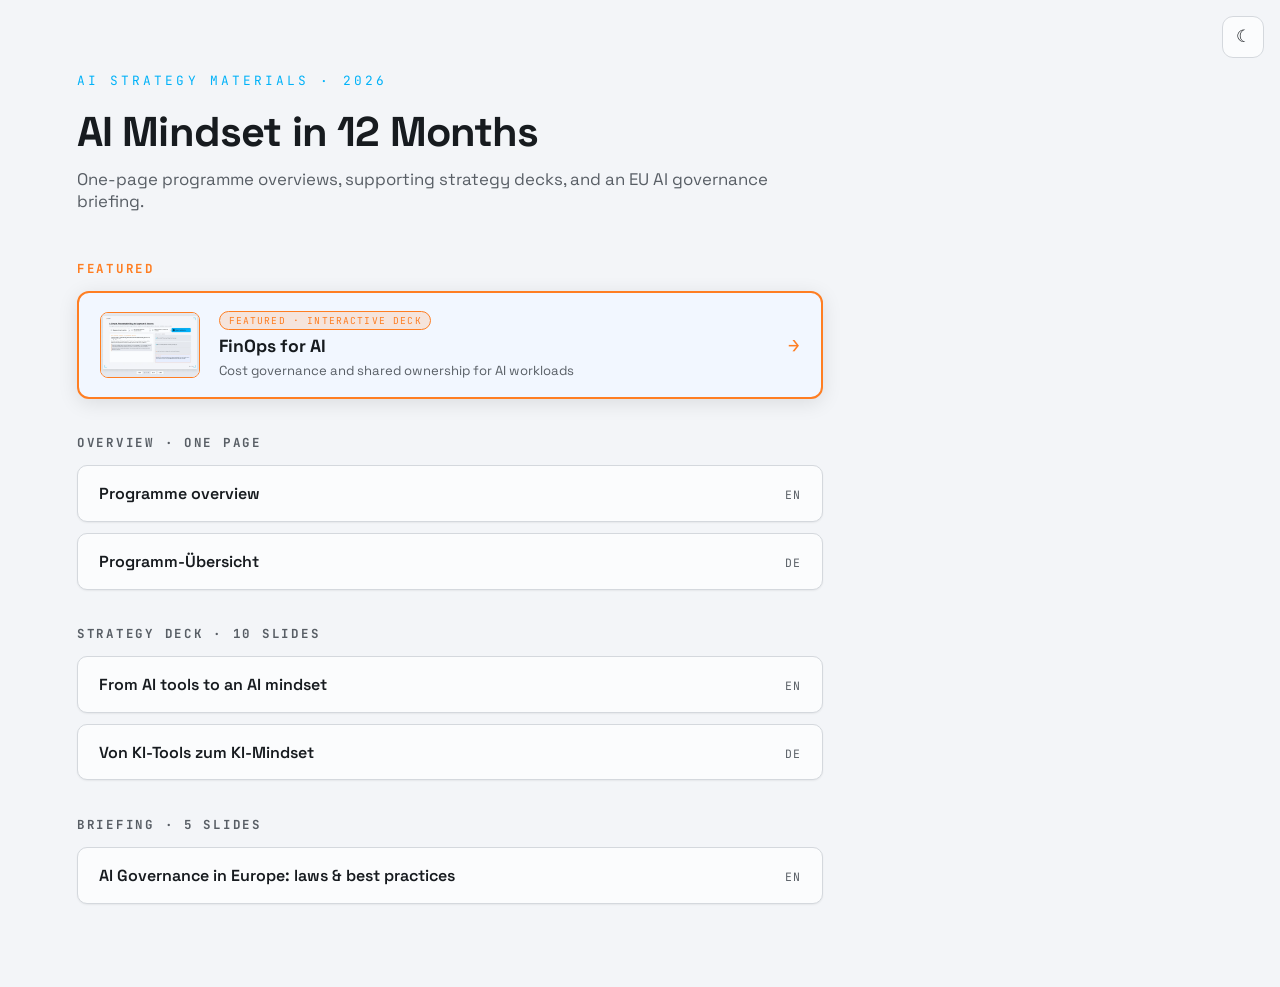
<file: index.html>
<!DOCTYPE html>
<html lang="en">
<head>
<meta charset="utf-8">
<meta name="viewport" content="width=device-width, initial-scale=1">
<title>AI Strategy Materials</title>
<style>
@import url('https://fonts.googleapis.com/css2?family=JetBrains+Mono:ital,wght@0,300;0,400;0,500;0,700;1,400&family=Space+Grotesk:wght@300;400;500;600;700&display=swap');
  :root{
    --bg:oklch(97% 0.004 250); --ink:oklch(22% 0.01 250); --muted:oklch(48% 0.014 250);
    --gold:oklch(72% 0.16 235); --gold-soft:oklch(86% 0.03 235); --secondary:oklch(74% 0.19 48);
    --nogo:oklch(68% 0.2 22);
    --line:oklch(88% 0.008 250); --panel:oklch(99% 0.002 250);
    --mono:'JetBrains Mono',ui-monospace,'SF Mono',monospace;
    --sans:'Space Grotesk',-apple-system,BlinkMacSystemFont,"Segoe UI",Helvetica,Arial,sans-serif;
  }
  :root[data-theme="dark"]{
    --bg:oklch(23% 0.012 250); --ink:oklch(93% 0.004 250); --muted:oklch(70% 0.012 250);
    --gold:oklch(76% 0.19 235); --gold-soft:oklch(40% 0.05 235); --secondary:oklch(78% 0.21 48);
    --nogo:oklch(74% 0.23 22);
    --line:oklch(36% 0.012 250); --panel:oklch(27% 0.014 250);
  }
  *{box-sizing:border-box;margin:0;padding:0}
  body{background:var(--bg);color:var(--ink);font-family:var(--sans);padding:8vh 6vw;max-width:900px;
  transition:background .2s,color .2s;-webkit-text-size-adjust:100%}
  .theme-toggle{position:fixed;top:1rem;right:1rem;z-index:60;background:var(--panel);
  border:1.5px solid var(--line);color:var(--ink);width:42px;height:42px;border-radius:11px;
  cursor:pointer;font-size:1.05rem;display:flex;align-items:center;justify-content:center;line-height:1}
  .theme-toggle:hover{border-color:var(--gold)}
  @media(max-width:640px){
    body{padding:4.5rem 7vw 4rem}
    h1{font-size:1.95rem}
    .sub{font-size:.98rem;margin-bottom:2rem}
    a.card{padding:1.1rem 1.15rem;flex-direction:column;gap:.3rem;align-items:flex-start}
  }
  .kicker{font-family:var(--mono);font-size:.8rem;letter-spacing:.24em;color:var(--gold);margin-bottom:1rem}
  h1{font-size:2.6rem;font-weight:700;letter-spacing:-.02em;margin-bottom:.6rem}
  .sub{color:var(--muted);margin-bottom:3rem;font-size:1.05rem}
  h2{font-family:var(--mono);font-size:.78rem;letter-spacing:.22em;color:var(--muted);margin:2.2rem 0 .9rem;text-transform:uppercase}
  a.card{display:flex;justify-content:space-between;align-items:baseline;gap:1rem;background:var(--panel);
  border:1.5px solid var(--line);border-radius:10px;padding:1.05rem 1.3rem;margin-bottom:.7rem;
  text-decoration:none;color:var(--ink);transition:border-color .15s;box-shadow:0 1px 2px oklch(0% 0 0 / 0.06)}
  a.card:hover{border-color:var(--gold)}
  a.card b{font-weight:600}
  a.card span{font-family:var(--mono);font-size:.72rem;color:var(--muted);letter-spacing:.1em;white-space:nowrap}
  /* featured card */
  .featured-card{display:flex;align-items:center;gap:1.2rem;text-decoration:none;color:var(--ink);
    background:color-mix(in oklch, var(--secondary) 6%, var(--panel));
    border:2px solid var(--secondary);border-radius:12px;padding:1.1rem 1.3rem;margin-bottom:.7rem;
    box-shadow:0 4px 20px oklch(0% 0 0 / 0.1);transition:transform .15s,box-shadow .15s}
  .featured-card:hover{transform:translateY(-1px);box-shadow:0 8px 28px oklch(0% 0 0 / 0.14)}
  .fc-thumb{width:100px;height:66px;object-fit:cover;border-radius:8px;border:1px solid var(--secondary);flex:0 0 auto;background:var(--bg)}
  .fc-body{display:flex;flex-direction:column;gap:.3rem;flex:1;min-width:0}
  .fc-badge{font-family:var(--mono);font-size:.6rem;letter-spacing:.12em;color:var(--secondary);
    background:color-mix(in oklch, var(--secondary) 16%, transparent);border:1px solid var(--secondary);
    border-radius:999px;padding:.15rem .55rem;width:fit-content}
  .fc-title{font-size:1.1rem;font-weight:700}
  .fc-sub{font-family:var(--sans);font-size:.82rem;color:var(--muted);font-weight:400}
  .fc-arrow{font-family:var(--mono);color:var(--secondary);font-size:1.2rem;flex:0 0 auto}
  @media(max-width:640px){
    .featured-card{flex-wrap:wrap;padding:1rem}
    .fc-thumb{width:72px;height:48px}
  }
</style>
</head>
<body>
  <div class="kicker">AI STRATEGY MATERIALS · 2026</div>
  <h1>AI Mindset in 12 Months</h1>
  <p class="sub">One-page programme overviews, supporting strategy decks, and an EU AI governance briefing.</p>

  <h2 style="color:var(--secondary)">Featured</h2>
  <a class="featured-card" href="finops-for-ai.dc.html">
    <img src="finops-thumbnail.webp" alt="" class="fc-thumb">
    <div class="fc-body">
      <span class="fc-badge">FEATURED · INTERACTIVE DECK</span>
      <span class="fc-title">FinOps for AI</span>
      <span class="fc-sub">Cost governance and shared ownership for AI workloads</span>
    </div>
    <span class="fc-arrow">→</span>
  </a>

  <h2>Overview · one page</h2>
  <a class="card" href="ai-mindset-overview-en.html"><b>Programme overview</b><span>EN</span></a>
  <a class="card" href="ai-mindset-overview-de.html"><b>Programm-Übersicht</b><span>DE</span></a>

  <h2>Strategy deck · 10 slides</h2>
  <a class="card" href="ai-mindset-deck-en.html"><b>From AI tools to an AI mindset</b><span>EN</span></a>
  <a class="card" href="ai-mindset-deck-de.html"><b>Von KI-Tools zum KI-Mindset</b><span>DE</span></a>

  <h2>Briefing · 5 slides</h2>
  <a class="card" href="ai-governance-europe-deck.html"><b>AI Governance in Europe: laws &amp; best practices</b><span>EN</span></a>

<button class="theme-toggle" id="themeToggle" type="button" aria-label="Switch colour theme"></button>
<script>
(function(){
  var r=document.documentElement,k='theme',s=null;
  try{s=localStorage.getItem(k)}catch(e){}
  r.setAttribute('data-theme', s || (matchMedia('(prefers-color-scheme: dark)').matches?'dark':'light'));
  var b=document.getElementById('themeToggle');
  function paint(){b.textContent=r.getAttribute('data-theme')==='dark'?'☀':'☾';}
  paint();
  b.addEventListener('click',function(){
    var n=r.getAttribute('data-theme')==='dark'?'light':'dark';
    r.setAttribute('data-theme',n);
    try{localStorage.setItem(k,n)}catch(e){}
    paint();
  });
})();
</script>
</body>
</html>
</file>
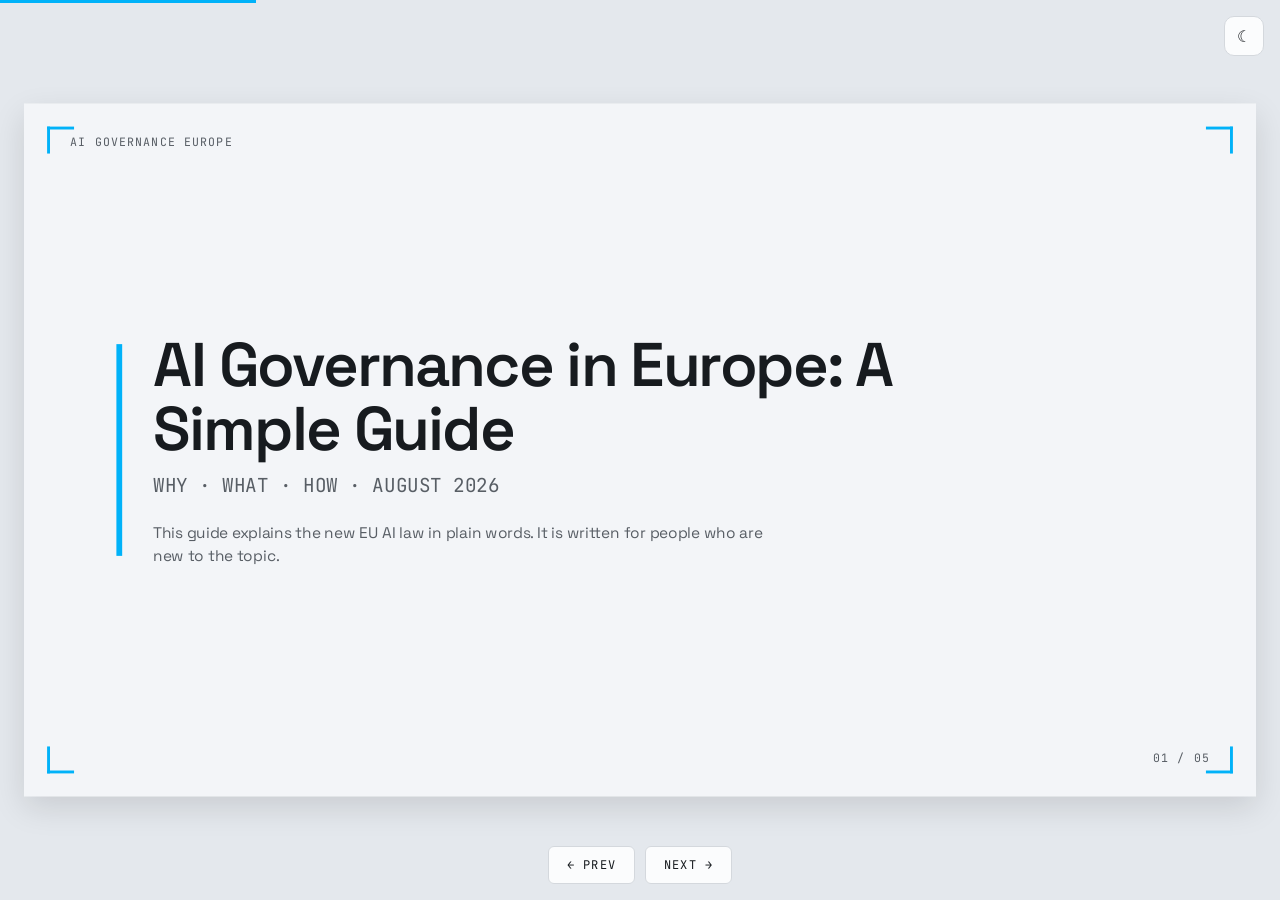
<file: ai-governance-europe-deck.html>
<!DOCTYPE html>
<html lang="en">
<head>
<meta charset="utf-8">
<meta name="viewport" content="width=device-width, initial-scale=1">
<title>AI Governance in Europe · A Simple Guide</title>
<style>
@import url('https://fonts.googleapis.com/css2?family=JetBrains+Mono:ital,wght@0,300;0,400;0,500;0,700;1,400&family=Space+Grotesk:wght@300;400;500;600;700&display=swap');

:root{
  --color-bg:oklch(97% 0.004 250);
  --color-fg:oklch(22% 0.01 250);
  --color-card:oklch(99% 0.002 250);
  --color-muted:oklch(93% 0.008 250);
  --color-muted-fg:oklch(48% 0.014 250);
  --color-border:oklch(88% 0.008 250);
  --color-primary:oklch(72% 0.16 235);
  --color-primary-fg:oklch(18% 0.03 235);
  --color-secondary:oklch(74% 0.19 48);
  --color-secondary-fg:oklch(20% 0.04 48);
  --color-nogo:oklch(68% 0.2 22);
  --color-nogo-fg:oklch(99% 0 0);
  --color-success:oklch(70% 0.16 145);
  --font-display:'Space Grotesk',ui-sans-serif,system-ui,sans-serif;
  --font-mono:'JetBrains Mono',ui-monospace,'SF Mono',monospace;
  --tracking-tight:-0.03em; --tracking-normal:0em; --tracking-wide:0.12em; --tracking-wider:0.2em;
  --text-xs:12px; --text-sm:14px; --text-base:16px; --text-lg:20px;
  --text-xl:28px; --text-2xl:36px; --text-3xl:48px; --text-4xl:64px; --text-5xl:88px; --text-6xl:120px;
  --weight-light:300; --weight-regular:400; --weight-medium:500; --weight-semibold:600; --weight-bold:700;
  --leading-tight:1.05; --leading-snug:1.25; --leading-normal:1.5;
  --space-1:4px; --space-2:8px; --space-3:12px; --space-4:16px; --space-5:24px;
  --space-6:32px; --space-7:48px; --space-8:64px; --space-9:96px; --space-10:128px;
  --radius-sm:6px; --radius-md:10px; --radius-lg:16px; --radius-pill:999px;
  --border-width:1px;
  --shadow-sm:0 1px 2px oklch(0% 0 0 / 0.06);
  --shadow-md:0 4px 16px oklch(0% 0 0 / 0.08);
  --shadow-lg:0 12px 32px oklch(0% 0 0 / 0.12);
  --frame-stroke:3px;
}
[data-theme="dark"]{
  --color-bg:oklch(23% 0.012 250);
  --color-fg:oklch(93% 0.004 250);
  --color-card:oklch(27% 0.014 250);
  --color-muted:oklch(27% 0.014 250);
  --color-muted-fg:oklch(70% 0.012 250);
  --color-border:oklch(36% 0.012 250);
  --color-primary:oklch(76% 0.19 235);
  --color-primary-fg:oklch(14% 0.03 235);
  --color-secondary:oklch(78% 0.21 48);
  --color-secondary-fg:oklch(16% 0.04 48);
  --color-nogo:oklch(74% 0.23 22);
  --color-nogo-fg:oklch(14% 0 0);
  --color-success:oklch(72% 0.17 145);
}
*{box-sizing:border-box;margin:0;padding:0}
html,body{height:100%;background:var(--color-muted);font-family:var(--font-display);overflow:hidden}
body{transition:background .2s}

.chrome{position:fixed;top:16px;right:16px;z-index:60;display:flex;gap:8px}
.chrome button{width:40px;height:40px;border-radius:var(--radius-md);border:1.5px solid var(--color-border);background:var(--color-card);color:var(--color-fg);cursor:pointer;font-size:1rem;display:flex;align-items:center;justify-content:center}
.chrome button:hover{border-color:var(--color-secondary);color:var(--color-secondary)}
.navbar{position:fixed;bottom:16px;left:0;right:0;z-index:60;display:flex;justify-content:center;gap:10px}
.nav-btn{font-family:var(--font-mono);font-size:12px;text-transform:uppercase;letter-spacing:.1em;padding:10px 18px;border-radius:6px;border:1px solid var(--color-border);background:var(--color-card);color:var(--color-fg);cursor:pointer}
.nav-btn:hover{border-color:var(--color-secondary);color:var(--color-secondary)}
.progress{position:fixed;top:0;left:0;height:3px;background:var(--color-primary);z-index:70;transition:width .25s}

.stage-outer{position:fixed;inset:0;display:flex;align-items:center;justify-content:center;overflow:hidden}
.scale-wrap{transform-origin:center center;width:1280px;height:720px;position:relative}

.slide{position:absolute;inset:0;display:none}
.slide.active{display:block}
.frame{position:relative;width:1280px;height:720px;background:var(--color-bg);overflow:hidden;box-sizing:border-box;box-shadow:var(--shadow-lg)}
.bracket{position:absolute;width:28px;height:28px;border-color:var(--color-primary);border-style:solid;border-width:0}
.bracket.tl{top:24px;left:24px;border-top-width:var(--frame-stroke);border-left-width:var(--frame-stroke)}
.bracket.tr{top:24px;right:24px;border-top-width:var(--frame-stroke);border-right-width:var(--frame-stroke)}
.bracket.bl{bottom:24px;left:24px;border-bottom-width:var(--frame-stroke);border-left-width:var(--frame-stroke)}
.bracket.br{bottom:24px;right:24px;border-bottom-width:var(--frame-stroke);border-right-width:var(--frame-stroke)}
.wordmark{position:absolute;top:32px;left:48px;font-family:var(--font-mono);font-size:var(--text-xs);letter-spacing:var(--tracking-wide);text-transform:uppercase;color:var(--color-muted-fg)}
.pagenum{position:absolute;bottom:32px;right:48px;font-family:var(--font-mono);font-size:var(--text-xs);letter-spacing:var(--tracking-wide);color:var(--color-muted-fg)}
.content{position:absolute;inset:0;padding:88px 96px;display:flex;flex-direction:column;box-sizing:border-box}

.eyebrow-bar{height:10px;width:120px;background:var(--color-secondary);margin-bottom:var(--space-5)}
.eyebrow{font-family:var(--font-mono);font-size:var(--text-sm);text-transform:uppercase;letter-spacing:var(--tracking-wide);color:var(--color-secondary);margin-bottom:var(--space-3)}
h1.title{font-family:var(--font-display);font-weight:var(--weight-semibold);font-size:var(--text-4xl);letter-spacing:var(--tracking-tight);color:var(--color-fg);line-height:var(--leading-tight)}
h2.title{font-family:var(--font-display);font-weight:var(--weight-semibold);font-size:var(--text-2xl);letter-spacing:var(--tracking-tight);color:var(--color-fg);margin-bottom:var(--space-6)}
.mono-sub{font-family:var(--font-mono);font-size:var(--text-lg);color:var(--color-muted-fg)}
.body-copy{font-family:var(--font-display);font-size:var(--text-base);color:var(--color-muted-fg);line-height:var(--leading-normal)}

.pill{display:inline-flex;align-items:center;padding:4px 12px;border-radius:var(--radius-pill);font-family:var(--font-mono);font-size:var(--text-xs);font-weight:var(--weight-medium);text-transform:uppercase;letter-spacing:var(--tracking-wide);margin-bottom:10px}
.pill.primary{background:var(--color-primary);color:var(--color-primary-fg)}
.pill.secondary{background:var(--color-secondary);color:var(--color-secondary-fg)}
.pill.nogo{background:var(--color-nogo);color:var(--color-nogo-fg)}
.pill.neutral{background:transparent;color:var(--color-muted-fg);border:var(--border-width) solid var(--color-border)}

.card{background:var(--color-card);border:var(--border-width) solid var(--color-border);border-radius:var(--radius-md);box-shadow:var(--shadow-sm);padding:var(--space-5)}
.card h3{font-family:var(--font-display);font-weight:var(--weight-semibold);font-size:var(--text-base);margin-bottom:var(--space-2);color:var(--color-fg)}
.card p{font-family:var(--font-display);font-size:13px;color:var(--color-muted-fg);line-height:1.5}
.card .big{font-family:var(--font-mono);font-size:var(--text-2xl);font-weight:var(--weight-medium);color:var(--color-primary);margin-bottom:6px}

.grid{display:grid;gap:var(--space-5)}
.g2{grid-template-columns:1fr 1fr}
.g3{grid-template-columns:1fr 1fr 1fr}
.g4{grid-template-columns:repeat(4,1fr)}

.olist{list-style:none;display:flex;flex-direction:column;gap:var(--space-3)}
.olist li{display:flex;gap:var(--space-4);align-items:baseline;border-bottom:var(--border-width) solid var(--color-border);padding-bottom:var(--space-3)}
.olist li:last-child{border-bottom:none}
.olist .n{font-family:var(--font-mono);color:var(--color-primary);font-size:var(--text-base);font-weight:var(--weight-medium);min-width:26px}
.olist b{font-family:var(--font-display);font-weight:var(--weight-semibold);color:var(--color-fg)}
.olist span{font-family:var(--font-display);color:var(--color-muted-fg);font-size:13.5px}

.nogo-quote{border-left:var(--frame-stroke) solid var(--color-nogo);padding-left:var(--space-4);font-family:var(--font-display);font-size:var(--text-base);color:var(--color-fg);line-height:var(--leading-normal)}
.nogo-quote b{font-weight:var(--weight-bold);color:var(--color-nogo)}

table.dt{width:100%;border-collapse:collapse;background:var(--color-card);border-radius:var(--radius-md);overflow:hidden;box-shadow:var(--shadow-sm)}
table.dt th{padding:10px 14px;font-family:var(--font-mono);font-size:11px;border-bottom:var(--border-width) solid var(--color-border);text-align:left;background:var(--color-muted);color:var(--color-muted-fg);text-transform:uppercase;letter-spacing:var(--tracking-wide)}
table.dt td{padding:11px 14px;font-family:var(--font-mono);font-size:12px;border-bottom:var(--border-width) solid var(--color-border);text-align:left;color:var(--color-fg);line-height:1.4}
table.dt td:first-child{color:var(--color-primary);font-weight:var(--weight-medium);white-space:nowrap}
table.dt td b{color:var(--color-secondary)}
table.dt tr:last-child td{border-bottom:none}

.section-num{font-family:var(--font-mono);font-size:var(--text-6xl);font-weight:var(--weight-medium);color:var(--color-primary)}
.closing-heading{font-family:var(--font-display);font-weight:var(--weight-semibold);font-size:var(--text-4xl);letter-spacing:var(--tracking-tight);color:var(--color-fg)}
.cover-bar{width:6px;background:var(--color-primary);margin-right:var(--space-6)}
.small-note{font-family:var(--font-mono);font-size:12px;color:var(--color-muted-fg);margin-top:var(--space-4);line-height:1.6}

@media(max-width:760px){
  :root{
    --text-xs:11px; --text-sm:12px; --text-base:14px; --text-lg:16px;
    --text-xl:20px; --text-2xl:22px; --text-3xl:26px; --text-4xl:30px; --text-5xl:38px; --text-6xl:52px;
    --space-5:16px; --space-6:20px; --space-7:24px; --space-8:28px; --space-9:32px; --space-10:40px;
  }
  html,body{height:auto!important;overflow:visible!important}
  .progress,.navbar{display:none!important}
  .chrome{top:8px;right:8px} .chrome button{width:36px;height:36px}

  .stage-outer{position:static;display:block;overflow:visible;padding:0}
  .scale-wrap{transform:none!important;width:100%!important;height:auto!important;position:static}
  .slide{position:static!important;display:block!important;inset:auto}
  .frame{position:relative;width:100%!important;height:auto!important;min-height:0;box-shadow:none;
    border-bottom:1px solid var(--color-border)}
  .slide:last-child .frame{border-bottom:none}
  .bracket{display:none!important}
  .wordmark{position:static;padding:18px 20px 0;text-align:left}
  .pagenum{position:static;padding:4px 20px 0;text-align:left;opacity:.6}
  .content{position:static!important;padding:16px 20px 32px!important;height:auto!important;overflow:visible}
  .content>div[style*="display:flex"]{flex-direction:column;align-items:flex-start!important;gap:12px}
  .cover-bar{display:none!important}
  .grid{grid-template-columns:1fr!important}
  table.dt th{font-size:9px!important;padding:8px!important}
  table.dt td{font-size:10px!important;padding:8px!important}
  h1.title{font-size:var(--text-3xl)!important}
  h2.title{font-size:var(--text-2xl)!important}
  .section-num{font-size:var(--text-5xl)!important}
  .closing-heading{font-size:var(--text-3xl)!important}
}
</style>
</head>
<body>

<div class="progress" id="bar"></div>

<div class="stage-outer" id="stageOuter">
  <div class="scale-wrap" id="scaleWrap">

    <!-- 1 COVER -->
    <section class="slide active">
      <div class="frame">
        <span class="bracket tl"></span><span class="bracket tr"></span><span class="bracket bl"></span><span class="bracket br"></span>
        <div class="wordmark">AI Governance Europe</div><div class="pagenum">01 / 05</div>
        <div class="content" style="justify-content:center">
          <div style="display:flex;height:100%;align-items:center">
            <div class="cover-bar" style="height:220px"></div>
            <div style="display:flex;flex-direction:column;gap:var(--space-3);max-width:840px">
              <h1 class="title" style="font-size:var(--text-4xl)">AI Governance in Europe: A Simple Guide</h1>
              <div class="mono-sub">WHY · WHAT · HOW · AUGUST 2026</div>
              <p class="body-copy" style="margin-top:var(--space-3);max-width:640px">This guide explains the new EU AI law in plain words. It is written for people who are new to the topic.</p>
            </div>
          </div>
        </div>
      </div>
    </section>

    <!-- 2 WHY -->
    <section class="slide">
      <div class="frame">
        <span class="bracket tl"></span><span class="bracket tr"></span><span class="bracket bl"></span><span class="bracket br"></span>
        <div class="wordmark">AI Governance Europe</div><div class="pagenum">02 / 05</div>
        <div class="content">
          <div class="eyebrow-bar"></div><div class="eyebrow">01 · WHY</div>
          <h2 class="title">Why this law matters to you</h2>
          <div class="grid g3" style="margin-bottom:var(--space-5)">
            <div class="card"><span class="pill primary">New law</span><div class="big">The AI Act</div><p>The European Union has a new law for AI. The short name is the AI Act. Parts of the law are active now. More parts start later.</p></div>
            <div class="card"><span class="pill nogo">Risk</span><div class="big">Up to €35M</div><p>If your company breaks the law, you can pay a large fine. The fine can reach €35 million. It can also reach 7% of your global revenue.</p></div>
            <div class="card"><span class="pill secondary">Benefit</span><div class="big">Speed, with safety</div><p>Good AI governance is not only a rule to follow. It helps your teams use AI faster. It also lowers your risk.</p></div>
          </div>
          <p class="body-copy">This guide gives you the facts you need now. You do not need a legal background to use it.</p>
        </div>
      </div>
    </section>

    <!-- 3 WHAT -->
    <section class="slide">
      <div class="frame">
        <span class="bracket tl"></span><span class="bracket tr"></span><span class="bracket bl"></span><span class="bracket br"></span>
        <div class="wordmark">AI Governance Europe</div><div class="pagenum">03 / 05</div>
        <div class="content">
          <div class="eyebrow-bar"></div><div class="eyebrow">02 · WHAT</div>
          <h2 class="title">What the AI Act says</h2>
          <p class="body-copy" style="margin:-8px 0 var(--space-4)">The AI Act sorts every AI system into one of four risk levels. Each level has different rules.</p>
          <table class="dt">
            <tr><th>Risk level</th><th>Example</th><th>Rule</th></tr>
            <tr><td>Banned</td><td>Social scoring, hidden manipulation</td><td><b>Forbidden now</b>, since February 2025.</td></tr>
            <tr><td>High risk</td><td>Hiring tools, credit checks, exam grading</td><td>Strict rules. They start in <b>December 2027</b> and <b>August 2028</b>.</td></tr>
            <tr><td>Limited risk</td><td>Chatbots, AI images, deepfakes</td><td>You must label the content as AI. <b>Live now.</b></td></tr>
            <tr><td>Minimal risk</td><td>Spam filters, spell checkers</td><td>The AI Act sets no extra rules here.</td></tr>
          </table>
          <p class="small-note">Key dates: 2024, the law starts. 2025, bans and staff-training duties start. 2026, labelling rules start. 2027 and 2028, high-risk rules start.</p>
        </div>
      </div>
    </section>

    <!-- 4 HOW -->
    <section class="slide">
      <div class="frame">
        <span class="bracket tl"></span><span class="bracket tr"></span><span class="bracket bl"></span><span class="bracket br"></span>
        <div class="wordmark">AI Governance Europe</div><div class="pagenum">04 / 05</div>
        <div class="content">
          <div class="eyebrow-bar"></div><div class="eyebrow">03 · HOW</div>
          <h2 class="title">How to follow the law: five steps</h2>
          <ul class="olist" style="flex:1;justify-content:center">
            <li><span class="n">1</span><div><b>List your AI systems</b><br><span>Write down every tool that uses AI. Include tools your teams already use today.</span></div></li>
            <li><span class="n">2</span><div><b>Sort each system</b><br><span>Give each system a risk level from the table on the previous page.</span></div></li>
            <li><span class="n">3</span><div><b>Write one AI policy</b><br><span>Keep it short. State what staff can do, and what they cannot do.</span></div></li>
            <li><span class="n">4</span><div><b>Train your staff</b><br><span>The law requires this. Training also lowers your risk, because trained staff catch mistakes early.</span></div></li>
            <li><span class="n">5</span><div><b>Review often</b><br><span>Check each system again when you change the tool, the data, or the users.</span></div></li>
          </ul>
        </div>
      </div>
    </section>

    <!-- 5 CLOSING -->
    <section class="slide">
      <div class="frame">
        <span class="bracket tl"></span><span class="bracket tr"></span><span class="bracket bl"></span><span class="bracket br"></span>
        <div class="wordmark">AI Governance Europe</div><div class="pagenum">05 / 05</div>
        <div class="content" style="align-items:center;justify-content:center;text-align:center;gap:var(--space-4)">
          <div class="closing-heading">Questions?</div>
          <div class="mono-sub">Let's talk about your next step.</div>
          <p class="small-note" style="max-width:700px">Source: the EU AI Act and the 2026 Digital Omnibus. Prepared August 2026. This guide is not legal advice. Check the dates before you rely on them.</p>
        </div>
      </div>
    </section>

  </div>
</div>

<div class="chrome"><button id="themeToggle" type="button" aria-label="Switch colour theme"></button></div>
<div class="navbar"><button class="nav-btn" id="prev">← PREV</button><button class="nav-btn" id="next">NEXT →</button></div>

<script>
  (function(){
    var r=document.documentElement,k='theme',sv=null;
    try{sv=localStorage.getItem(k)}catch(e){}
    r.setAttribute('data-theme', sv || (matchMedia('(prefers-color-scheme: dark)').matches?'dark':'light'));
    var b=document.getElementById('themeToggle');
    function paint(){b.textContent=r.getAttribute('data-theme')==='dark'?'☀':'☾';}
    paint();
    b.addEventListener('click',function(){
      var n=r.getAttribute('data-theme')==='dark'?'light':'dark';
      r.setAttribute('data-theme',n);
      try{localStorage.setItem(k,n)}catch(e){}
      paint();
    });
  })();

  const s=[...document.querySelectorAll('.slide')];let i=0;
  const bar=document.getElementById('bar');
  function show(n){i=Math.max(0,Math.min(s.length-1,n));s.forEach((x,k)=>x.classList.toggle('active',k===i));bar.style.width=((i+1)/s.length*100)+'%';}
  document.getElementById('next').onclick=()=>show(i+1);
  document.getElementById('prev').onclick=()=>show(i-1);
  addEventListener('keydown',e=>{if(['ArrowRight','PageDown',' '].includes(e.key))show(i+1);if(['ArrowLeft','PageUp'].includes(e.key))show(i-1);if(e.key==='Home')show(0);if(e.key==='End')show(s.length-1);});
  let tx=0,ty=0;
  addEventListener('touchstart',e=>{tx=e.touches[0].clientX;ty=e.touches[0].clientY;},{passive:true});
  addEventListener('touchend',e=>{
    const dx=e.changedTouches[0].clientX-tx, dy=e.changedTouches[0].clientY-ty;
    if(Math.abs(dx)<50||Math.abs(dx)<Math.abs(dy)*1.5)return;
    show(dx<0?i+1:i-1);
  },{passive:true});
  show(0);

  function fit(){
    const pad=24;
    const availW=window.innerWidth-pad*2, availH=window.innerHeight-pad*2-64;
    const scale=Math.min(availW/1280, availH/720, 1.4);
    document.getElementById('scaleWrap').style.transform='scale('+scale+')';
  }
  addEventListener('resize',fit); addEventListener('orientationchange',fit); fit();
</script>
</body>
</html>
</file>
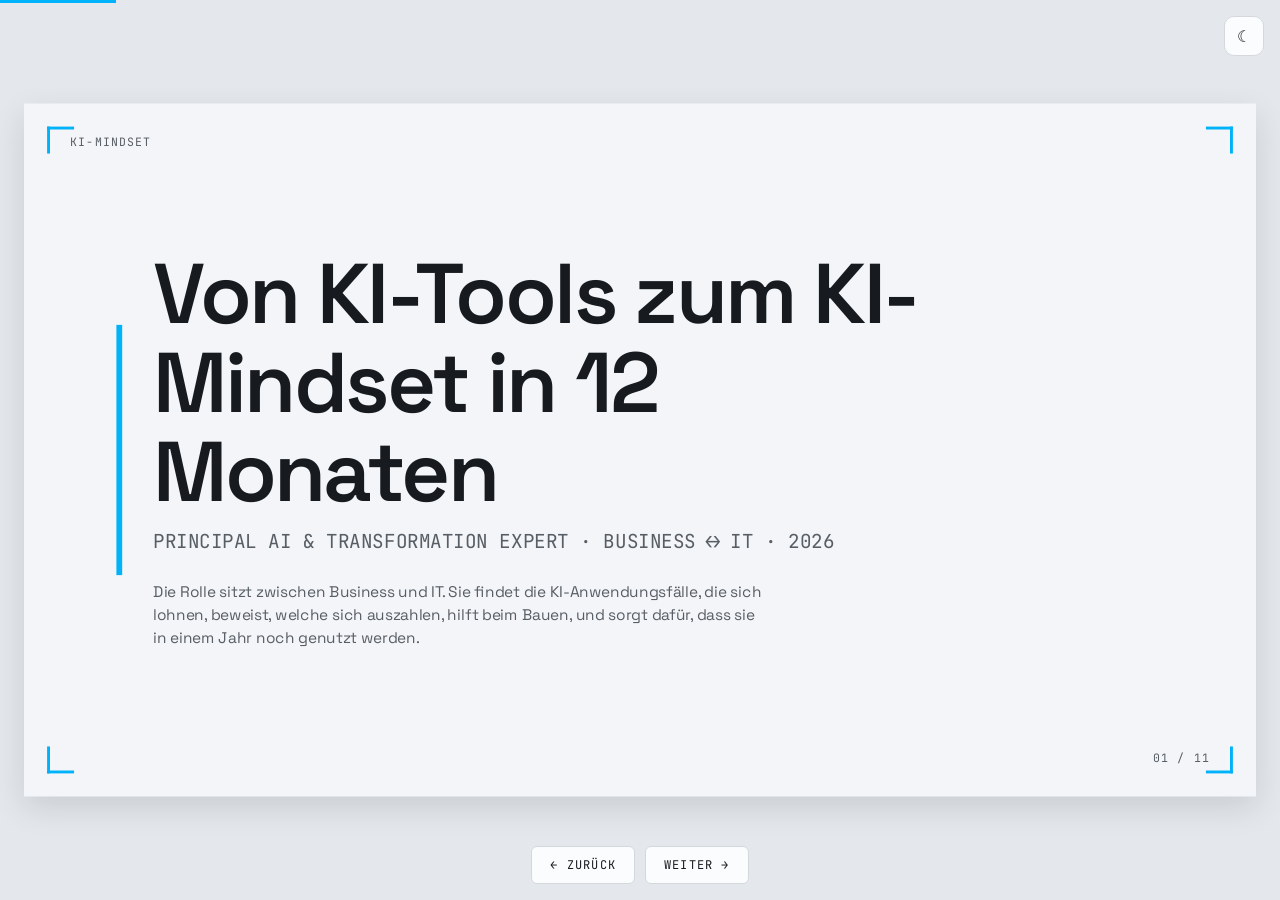
<file: ai-mindset-deck-de.html>
<!DOCTYPE html>
<html lang="de">
<head>
<meta charset="utf-8">
<meta name="viewport" content="width=device-width, initial-scale=1">
<title>KI-Mindset in 12 Monaten · Strategie-Deck</title>
<style>
@import url('https://fonts.googleapis.com/css2?family=JetBrains+Mono:ital,wght@0,300;0,400;0,500;0,700;1,400&family=Space+Grotesk:wght@300;400;500;600;700&display=swap');

:root{
  --color-bg:oklch(97% 0.004 250);
  --color-fg:oklch(22% 0.01 250);
  --color-card:oklch(99% 0.002 250);
  --color-muted:oklch(93% 0.008 250);
  --color-muted-fg:oklch(48% 0.014 250);
  --color-border:oklch(88% 0.008 250);
  --color-primary:oklch(72% 0.16 235);
  --color-primary-fg:oklch(18% 0.03 235);
  --color-secondary:oklch(74% 0.19 48);
  --color-secondary-fg:oklch(20% 0.04 48);
  --color-nogo:oklch(68% 0.2 22);
  --color-nogo-fg:oklch(99% 0 0);
  --color-success:oklch(70% 0.16 145);
  --font-display:'Space Grotesk',ui-sans-serif,system-ui,sans-serif;
  --font-mono:'JetBrains Mono',ui-monospace,'SF Mono',monospace;
  --tracking-tight:-0.03em; --tracking-normal:0em; --tracking-wide:0.12em; --tracking-wider:0.2em;
  --text-xs:12px; --text-sm:14px; --text-base:16px; --text-lg:20px;
  --text-xl:28px; --text-2xl:36px; --text-3xl:48px; --text-4xl:64px; --text-5xl:88px; --text-6xl:120px;
  --weight-light:300; --weight-regular:400; --weight-medium:500; --weight-semibold:600; --weight-bold:700;
  --leading-tight:1.05; --leading-snug:1.25; --leading-normal:1.5;
  --space-1:4px; --space-2:8px; --space-3:12px; --space-4:16px; --space-5:24px;
  --space-6:32px; --space-7:48px; --space-8:64px; --space-9:96px; --space-10:128px;
  --radius-sm:6px; --radius-md:10px; --radius-lg:16px; --radius-pill:999px;
  --border-width:1px;
  --shadow-sm:0 1px 2px oklch(0% 0 0 / 0.06);
  --shadow-md:0 4px 16px oklch(0% 0 0 / 0.08);
  --shadow-lg:0 12px 32px oklch(0% 0 0 / 0.12);
  --frame-stroke:3px;
}
[data-theme="dark"]{
  --color-bg:oklch(23% 0.012 250);
  --color-fg:oklch(93% 0.004 250);
  --color-card:oklch(27% 0.014 250);
  --color-muted:oklch(27% 0.014 250);
  --color-muted-fg:oklch(70% 0.012 250);
  --color-border:oklch(36% 0.012 250);
  --color-primary:oklch(76% 0.19 235);
  --color-primary-fg:oklch(14% 0.03 235);
  --color-secondary:oklch(78% 0.21 48);
  --color-secondary-fg:oklch(16% 0.04 48);
  --color-nogo:oklch(74% 0.23 22);
  --color-nogo-fg:oklch(14% 0 0);
  --color-success:oklch(72% 0.17 145);
}
*{box-sizing:border-box;margin:0;padding:0}
html,body{height:100%;background:var(--color-muted);font-family:var(--font-display);overflow:hidden}
body{transition:background .2s}

.chrome{position:fixed;top:16px;right:16px;z-index:60;display:flex;gap:8px}
.chrome button{width:40px;height:40px;border-radius:var(--radius-md);border:1.5px solid var(--color-border);background:var(--color-card);color:var(--color-fg);cursor:pointer;font-size:1rem;display:flex;align-items:center;justify-content:center}
.chrome button:hover{border-color:var(--color-secondary);color:var(--color-secondary)}
.navbar{position:fixed;bottom:16px;left:0;right:0;z-index:60;display:flex;justify-content:center;gap:10px}
.nav-btn{font-family:var(--font-mono);font-size:12px;text-transform:uppercase;letter-spacing:.1em;padding:10px 18px;border-radius:6px;border:1px solid var(--color-border);background:var(--color-card);color:var(--color-fg);cursor:pointer}
.nav-btn:hover{border-color:var(--color-secondary);color:var(--color-secondary)}
.progress{position:fixed;top:0;left:0;height:3px;background:var(--color-primary);z-index:70;transition:width .25s}

.stage-outer{position:fixed;inset:0;display:flex;align-items:center;justify-content:center;overflow:hidden}
.scale-wrap{transform-origin:center center;width:1280px;height:720px;position:relative}

.slide{position:absolute;inset:0;display:none}
.slide.active{display:block}
.frame{position:relative;width:1280px;height:720px;background:var(--color-bg);overflow:hidden;box-sizing:border-box;box-shadow:var(--shadow-lg)}
.bracket{position:absolute;width:28px;height:28px;border-color:var(--color-primary);border-style:solid;border-width:0}
.bracket.tl{top:24px;left:24px;border-top-width:var(--frame-stroke);border-left-width:var(--frame-stroke)}
.bracket.tr{top:24px;right:24px;border-top-width:var(--frame-stroke);border-right-width:var(--frame-stroke)}
.bracket.bl{bottom:24px;left:24px;border-bottom-width:var(--frame-stroke);border-left-width:var(--frame-stroke)}
.bracket.br{bottom:24px;right:24px;border-bottom-width:var(--frame-stroke);border-right-width:var(--frame-stroke)}
.wordmark{position:absolute;top:32px;left:48px;font-family:var(--font-mono);font-size:var(--text-xs);letter-spacing:var(--tracking-wide);text-transform:uppercase;color:var(--color-muted-fg)}
.pagenum{position:absolute;bottom:32px;right:48px;font-family:var(--font-mono);font-size:var(--text-xs);letter-spacing:var(--tracking-wide);color:var(--color-muted-fg)}
.content{position:absolute;inset:0;padding:96px;display:flex;flex-direction:column;box-sizing:border-box}

.eyebrow-bar{height:10px;width:120px;background:var(--color-secondary);margin-bottom:var(--space-6)}
.eyebrow{font-family:var(--font-mono);font-size:var(--text-sm);text-transform:uppercase;letter-spacing:var(--tracking-wide);color:var(--color-secondary);margin-bottom:var(--space-3)}
h1.title{font-family:var(--font-display);font-weight:var(--weight-semibold);font-size:var(--text-4xl);letter-spacing:var(--tracking-tight);color:var(--color-fg);line-height:var(--leading-tight)}
h2.title{font-family:var(--font-display);font-weight:var(--weight-semibold);font-size:var(--text-2xl);letter-spacing:var(--tracking-tight);color:var(--color-fg);margin-bottom:var(--space-6)}
.mono-sub{font-family:var(--font-mono);font-size:var(--text-lg);color:var(--color-muted-fg)}
.body-copy{font-family:var(--font-display);font-size:var(--text-base);color:var(--color-muted-fg);line-height:var(--leading-normal)}

.pill{display:inline-flex;align-items:center;padding:4px 12px;border-radius:var(--radius-pill);font-family:var(--font-mono);font-size:var(--text-xs);font-weight:var(--weight-medium);text-transform:uppercase;letter-spacing:var(--tracking-wide)}
.pill.primary{background:var(--color-primary);color:var(--color-primary-fg)}
.pill.secondary{background:var(--color-secondary);color:var(--color-secondary-fg)}
.pill.nogo{background:var(--color-nogo);color:var(--color-nogo-fg)}
.pill.neutral{background:transparent;color:var(--color-muted-fg);border:var(--border-width) solid var(--color-border)}

.card{background:var(--color-card);border:var(--border-width) solid var(--color-border);border-radius:var(--radius-md);box-shadow:var(--shadow-sm);padding:var(--space-5)}
.card h3{font-family:var(--font-display);font-weight:var(--weight-semibold);font-size:var(--text-base);margin-bottom:var(--space-3);color:var(--color-fg)}
.card ul{list-style:none}
.card li{font-family:var(--font-display);font-size:var(--text-sm);color:var(--color-muted-fg);padding:6px 0;line-height:1.4}

.grid{display:grid;gap:var(--space-5)}
.g2{grid-template-columns:1fr 1fr}
.g3{grid-template-columns:1fr 1fr 1fr}
.g4{grid-template-columns:repeat(4,1fr)}

.olist{list-style:none;display:flex;flex-direction:column;gap:var(--space-3)}
.olist li{display:flex;gap:var(--space-4);align-items:baseline;border-bottom:var(--border-width) solid var(--color-border);padding-bottom:var(--space-3)}
.olist li:last-child{border-bottom:none}
.olist .n{font-family:var(--font-mono);color:var(--color-primary);font-size:var(--text-lg);font-weight:var(--weight-medium);min-width:28px}
.olist b{font-family:var(--font-display);font-weight:var(--weight-semibold);color:var(--color-fg)}
.olist span{font-family:var(--font-display);color:var(--color-muted-fg);font-size:var(--text-sm)}

.nogo-quote{border-left:var(--frame-stroke) solid var(--color-nogo);padding-left:var(--space-4);font-family:var(--font-display);font-size:var(--text-base);color:var(--color-fg);line-height:var(--leading-normal)}
.nogo-quote b{font-weight:var(--weight-bold);color:var(--color-nogo)}

table.dt{width:100%;border-collapse:collapse;background:var(--color-card);border-radius:var(--radius-md);overflow:hidden;box-shadow:var(--shadow-sm)}
table.dt th{padding:10px 14px;font-family:var(--font-mono);font-size:var(--text-xs);border-bottom:var(--border-width) solid var(--color-border);text-align:left;background:var(--color-muted);color:var(--color-muted-fg);text-transform:uppercase;letter-spacing:var(--tracking-wide)}
table.dt td{padding:9px 14px;font-family:var(--font-mono);font-size:12px;border-bottom:var(--border-width) solid var(--color-border);text-align:left;color:var(--color-fg);line-height:1.35}
table.dt td:first-child{color:var(--color-primary);font-weight:var(--weight-medium);white-space:nowrap}
table.dt tr:last-child td{border-bottom:none}

.statgrid{display:grid;gap:var(--space-6);flex:1;align-content:center}
.statblock{display:flex;flex-direction:column;gap:4px}
.statblock .value{font-family:var(--font-mono);font-size:var(--text-4xl);font-weight:var(--weight-medium);line-height:var(--leading-tight)}
.statblock .value.primary{color:var(--color-primary)}
.statblock .value.secondary{color:var(--color-secondary)}
.statblock .label{font-family:var(--font-mono);font-size:var(--text-xs);text-transform:uppercase;letter-spacing:var(--tracking-wide);color:var(--color-muted-fg)}

.cover-bar{width:6px;background:var(--color-primary);margin-right:var(--space-6)}
.section-num{font-family:var(--font-mono);font-size:var(--text-6xl);font-weight:var(--weight-medium);color:var(--color-primary)}
.closing-heading{font-family:var(--font-display);font-weight:var(--weight-semibold);font-size:var(--text-4xl);letter-spacing:var(--tracking-tight);color:var(--color-fg)}
.small-note{font-family:var(--font-mono);font-size:var(--text-sm);color:var(--color-muted-fg);margin-top:var(--space-4)}

@media(max-width:760px){
  :root{
    --text-xs:11px; --text-sm:12px; --text-base:14px; --text-lg:16px;
    --text-xl:20px; --text-2xl:22px; --text-3xl:26px; --text-4xl:28px; --text-5xl:32px; --text-6xl:48px;
    --space-5:16px; --space-6:20px; --space-7:20px; --space-8:24px; --space-9:28px; --space-10:32px;
  }
  html,body{height:auto!important;overflow:visible!important}
  .progress,.navbar{display:none!important}
  .chrome{top:8px;right:8px} .chrome button{width:36px;height:36px}

  .stage-outer{position:static;display:block;overflow:visible;padding:0}
  .scale-wrap{transform:none!important;width:100%!important;height:auto!important;position:static}
  .slide{position:static!important;display:block!important;inset:auto}
  .frame{position:relative;width:100%!important;height:auto!important;min-height:0;box-shadow:none;
    border-bottom:1px solid var(--color-border)}
  .slide:last-child .frame{border-bottom:none}
  .bracket{display:none!important}
  .wordmark{position:static;padding:18px 20px 0;text-align:left}
  .pagenum{position:static;padding:4px 20px 0;text-align:left;opacity:.6}
  .content{position:static!important;padding:16px 20px 32px!important;height:auto!important;overflow:visible}
  .content>div[style*="display:flex"]{flex-direction:column;align-items:flex-start!important;gap:12px}
  [style*="grid-template-columns"]{grid-template-columns:1fr!important}
  .statgrid{grid-template-columns:1fr!important}
  .cover-bar{display:none!important}
  .grid{grid-template-columns:1fr!important}
  table.dt th{font-size:9px!important;padding:8px!important}
  table.dt td{font-size:10px!important;padding:8px!important}
  h1.title{font-size:var(--text-3xl)!important}
  h2.title{font-size:var(--text-2xl)!important}
  .section-num{font-size:var(--text-5xl)!important}
  .closing-heading{font-size:var(--text-3xl)!important}
  .statblock .value{font-size:var(--text-3xl)!important}
}
</style>
</head>
<body>

<div class="progress" id="bar"></div>

<div class="stage-outer" id="stageOuter">
  <div class="scale-wrap" id="scaleWrap">

    <!-- 1 COVER -->
    <section class="slide active">
      <div class="frame">
        <span class="bracket tl"></span><span class="bracket tr"></span><span class="bracket bl"></span><span class="bracket br"></span>
        <div class="wordmark">KI-Mindset</div>
        <div class="pagenum">01 / 11</div>
        <div class="content" style="justify-content:center">
          <div style="display:flex;height:100%;align-items:center">
            <div class="cover-bar" style="height:260px"></div>
            <div style="display:flex;flex-direction:column;gap:var(--space-3);max-width:820px">
              <h1 class="title" style="font-size:var(--text-5xl)">Von KI-Tools zum KI-Mindset in 12 Monaten</h1>
              <div class="mono-sub">PRINCIPAL AI &amp; TRANSFORMATION EXPERT · BUSINESS ↔ IT · 2026</div>
              <p class="body-copy" style="margin-top:var(--space-4);max-width:640px">Die Rolle sitzt zwischen Business und IT. Sie findet die KI-Anwendungsfälle, die sich lohnen, beweist, welche sich auszahlen, hilft beim Bauen, und sorgt dafür, dass sie in einem Jahr noch genutzt werden.</p>
            </div>
          </div>
        </div>
      </div>
    </section>

    <!-- 2 DIE ROLLE -->
    <section class="slide">
      <div class="frame">
        <span class="bracket tl"></span><span class="bracket tr"></span><span class="bracket bl"></span><span class="bracket br"></span>
        <div class="wordmark">KI-Mindset</div>
        <div class="pagenum">02 / 11</div>
        <div class="content">
          <div class="eyebrow-bar" style="width:90px"></div>
          <div class="eyebrow">01 · DIE ROLLE</div>
          <h2 class="title">Principal AI &amp; Transformation Expert</h2>
          <p class="body-copy" style="margin:-8px 0 var(--space-5);max-width:760px"><b style="color:var(--color-fg)">Auftrag:</b> KI binnen 12 Monaten in jeder Abteilung zur gelebten Fähigkeit machen. Auf Headquarter-Ebene, zwischen Business und IT, liefert über andere statt selbst zu bauen.</p>
          <div class="grid g3" style="margin-bottom:var(--space-5)">
            <div class="card"><span class="pill primary" style="margin-bottom:10px">Die Rolle verantwortet</span>
              <ul><li>Den Use-Case-Funnel: identifizieren → bewerten → umsetzen</li><li>Change Management, Enablement &amp; Schulungen</li><li>Leitplanken, Champion-Netzwerk &amp; Round Table</li></ul>
            </div>
            <div class="card"><span class="pill neutral" style="margin-bottom:10px">Business verantwortet</span>
              <ul><li>Use Cases, Daten &amp; Fachwissen</li><li>Das Pilotziel und seine Kennzahl</li><li>Die Adoption: die Story gehört ihnen</li></ul>
            </div>
            <div class="card"><span class="pill neutral" style="margin-bottom:10px">IT verantwortet</span>
              <ul><li>Plattform, Integration &amp; Sicherheit</li><li>Betrieb der freigegebenen Tools</li><li>Datenzugriff &amp; Architektur</li></ul>
            </div>
          </div>
          <p class="body-copy" style="max-width:820px">Wie der Tower am Flughafen: Die Rolle fliegt die Maschinen nicht selbst. Sie entscheidet, was startet, in welcher Reihenfolge, und hält die Bahnen frei. Das Business sagt, was es braucht, die IT liefert sicher, die Rolle hält beide in Bewegung. Im Kern Service Manager, nie Gatekeeper.</p>
        </div>
      </div>
    </section>

    <!-- 3 VIER PHASEN -->
    <section class="slide">
      <div class="frame">
        <span class="bracket tl"></span><span class="bracket tr"></span><span class="bracket bl"></span><span class="bracket br"></span>
        <div class="wordmark">KI-Mindset</div>
        <div class="pagenum">03 / 11</div>
        <div class="content">
          <div class="eyebrow-bar" style="width:90px"></div>
          <div class="eyebrow">02 · DIE 12 MONATE</div>
          <h2 class="title">Vier Phasen, ein Ticket</h2>
          <div class="grid g4" style="flex:1;align-content:center">
            <div class="card"><span class="pill secondary">M1–2</span><h3 style="margin-top:10px">01 Identifizieren</h3><p style="font-family:var(--font-display);font-size:13px;color:var(--color-muted-fg);line-height:1.5">Mit der IT durch jede Abteilung gehen. Fragen, was die Woche frisst. Noch keine Technik. Am Ende steht eine Liste echter Probleme, und der Überblick, welche KI-Tools längst heimlich genutzt werden.</p></div>
            <div class="card"><span class="pill secondary">M3–5</span><h3 style="margin-top:10px">02 Bewerten &amp; pilotieren</h3><p style="font-family:var(--font-display);font-size:13px;color:var(--color-muted-fg);line-height:1.5">Jede Idee läuft durch dieselbe kurze Pre-Flight-Checkliste. Drei Piloten starten, je 90 Tage, je eine Kennzahl. Champions benannt, Leitplanken veröffentlicht.</p></div>
            <div class="card"><span class="pill secondary">M6–9</span><h3 style="margin-top:10px">03 Umsetzen</h3><p style="font-family:var(--font-display);font-size:13px;color:var(--color-muted-fg);line-height:1.5">Eine Stunde im Monat entscheidet, was als Nächstes startet. Die KI-Akademie läuft. Was funktioniert hat, wird zum Rezept für andere Teams.</p></div>
            <div class="card"><span class="pill secondary">M10–12</span><h3 style="margin-top:10px">04 Verankern</h3><p style="font-family:var(--font-display);font-size:13px;color:var(--color-muted-fg);line-height:1.5">Jeder Abteilungsplan trägt ein KI-Ziel. Ein leichtes Governance-Board. Die Ideen kommen jetzt aus den Teams.</p></div>
          </div>
          <p class="small-note">Das ganze Jahr auf einer Seite: siehe Übersichtsgrafik.</p>
        </div>
      </div>
    </section>

    <!-- 3B RFP CHECKPOINT -->
    <section class="slide">
      <div class="frame">
        <span class="bracket tl"></span><span class="bracket tr"></span><span class="bracket bl"></span><span class="bracket br"></span>
        <div class="wordmark">KI-Mindset</div>
        <div class="pagenum">04 / 11</div>
        <div class="content">
          <span class="pill secondary" style="margin-bottom:var(--space-4)">CHECKPOINT · MONAT 5–6</span>
          <h2 class="title">Der RFP-Checkpoint: bevor etwas finanziert wird</h2>
          <div style="display:grid;grid-template-columns:1.3fr 1fr;gap:var(--space-7);flex:1;align-items:center">
            <ul class="olist">
              <li><span class="n">01</span><div><b>Use-Case-Einreichung</b><br><span>Ein Ein-Seiten-Pitch, vom Champion gesponsert. Problem, Daten, Owner und der erwartete Nutzen.</span></div></li>
              <li><span class="n">02</span><div><b>Anbieter-Scorecard</b><br><span>Datenresidenz und Sicherheit, Integrationsaufwand, Gesamtkosten inklusive Nutzung, Exit und Portabilität.</span></div></li>
              <li><span class="n">03</span><div><b>Warnsignale</b><br><span>Intransparente Preise, kein Audit-Trail, unklare Eigentumsrechte an den Trainingsdaten.</span></div></li>
              <li><span class="n">04</span><div><b>Go / No-go</b><br><span>Pilotergebnis und Scorecard entscheiden gemeinsam: finanziert und ausgestattet, oder mit Begründung zurückgestellt.</span></div></li>
            </ul>
            <div class="nogo-quote"><b>No-go: </b>ein guter Pilot bei einem schlechten Anbieter bleibt ein schlechter Deal. Die Scorecard ist kein Papierkram, sie verhindert, dass ein vielversprechender Pilot zu fremdem Lock-in wird.</div>
          </div>
        </div>
      </div>
    </section>

    <!-- 4 PLAYBOOK -->
    <section class="slide">
      <div class="frame">
        <span class="bracket tl"></span><span class="bracket tr"></span><span class="bracket bl"></span><span class="bracket br"></span>
        <div class="wordmark">KI-Mindset</div>
        <div class="pagenum">05 / 11</div>
        <div class="content">
          <div class="eyebrow-bar" style="width:90px"></div>
          <div class="eyebrow">03 · DER WEG IN DIE ABTEILUNGEN</div>
          <h2 class="title">Das Gesprächs-Playbook: erst der Schmerz, dann das Tool</h2>
          <div style="display:grid;grid-template-columns:1.3fr 1fr;gap:var(--space-7);flex:1;align-items:center">
            <ul class="olist">
              <li><span class="n">01</span><div><b>Zuhören</b><br><span>„Was frisst eure Woche?" In ihren Meetings sitzen, durch die Linie gehen. Nie mit KI eröffnen.</span></div></li>
              <li><span class="n">02</span><div><b>Zeigen</b><br><span>Zwei Wochen später eine 45-Minuten-Demo auf ihren echten Daten. Das eigene Angebot entstehen zu sehen schlägt jede Folie.</span></div></li>
              <li><span class="n">03</span><div><b>Gemeinsam bauen</b><br><span>Pilot mit ihren Leuten, ein messbares Ziel, 90 Tage. Sie geben ihm den Namen.</span></div></li>
              <li><span class="n">04</span><div><b>Übergeben</b><br><span>Der Champion präsentiert das Ergebnis der Führung. Du sitzt im Publikum.</span></div></li>
            </ul>
            <div style="display:flex;flex-direction:column;gap:var(--space-4)">
              <div class="card"><span class="pill primary" style="margin-bottom:10px">Tun</span><p style="font-family:var(--font-display);font-size:13px;color:var(--color-muted-fg);line-height:1.5">Ihre KPIs sprechen: Ausschuss, Liefertreue, Angebotsdurchlauf. Kleine Erfolge laut feiern. Ausprobieren sicher machen.</p></div>
              <div class="card" style="border-left:var(--frame-stroke) solid var(--color-nogo)"><span class="pill nogo" style="margin-bottom:10px">Lassen</span><p style="font-family:var(--font-display);font-size:13px;color:var(--color-muted-fg);line-height:1.5">Mit Tools oder Hype starten. Stellenabbau versprechen. Jede Entscheidung zentralisieren. Gescheiterte Experimente bestrafen.</p></div>
            </div>
          </div>
        </div>
      </div>
    </section>

    <!-- 5 TABELLE -->
    <section class="slide">
      <div class="frame">
        <span class="bracket tl"></span><span class="bracket tr"></span><span class="bracket bl"></span><span class="bracket br"></span>
        <div class="wordmark">KI-Mindset</div>
        <div class="pagenum">06 / 11</div>
        <div class="content">
          <h2 class="title">Was wo besprechen: Einstiegspunkte (Beispiel Fertigung)</h2>
          <div style="flex:1;display:flex;align-items:center">
            <table class="dt">
              <tr><th>Abteilung</th><th>Einstiegsfrage (Schmerz)</th><th>Mögliche KI-Use-Cases</th></tr>
              <tr><td>F&amp;E</td><td>Wo bremst Dokumentation die Entwicklung?</td><td>Anforderungsanalyse, Spec-Entwürfe, Testbericht-Zusammenfassungen</td></tr>
              <tr><td>PRODUKTION</td><td>Was stoppt die Linie ungeplant?</td><td>Predictive Maintenance, Schichtübergabe-Berichte, Abweichungsprotokolle</td></tr>
              <tr><td>QUALITÄT</td><td>Wo verstecken sich Fehler am längsten?</td><td>Visuelle Prüfung, 8D-Report-Entwürfe, Reklamations-Clustering</td></tr>
              <tr><td>VERTRIEB</td><td>Wie lange dauert ein Angebot?</td><td>RFQ-Analyse, Angebotsentwürfe, Lastenheft-Vergleich</td></tr>
              <tr><td>EINKAUF</td><td>Welche Lieferanten-Überraschungen tun weh?</td><td>Lieferantenrisiko-Screening, Preis-Benchmarking, Vertragsprüfung</td></tr>
              <tr><td>HR</td><td>Was erstickt euch in Administration?</td><td>Stellenanzeigen, Onboarding-Assistent. Personalentscheidungen bleiben Hochrisiko: der Mensch entscheidet</td></tr>
              <tr><td>FINANZEN</td><td>Wo ist Forecasting Handarbeit?</td><td>Kosten-Forecasts, Rechnungsextraktion, Abweichungskommentare</td></tr>
              <tr><td>IT</td><td>Was fragen die Teams jede Woche an?</td><td>Coding-Copilots, interner Wissensassistent, die Plattform selbst</td></tr>
            </table>
          </div>
        </div>
      </div>
    </section>

    <!-- 6 KULTUR -->
    <section class="slide">
      <div class="frame">
        <span class="bracket tl"></span><span class="bracket tr"></span><span class="bracket bl"></span><span class="bracket br"></span>
        <div class="wordmark">KI-Mindset</div>
        <div class="pagenum">07 / 11</div>
        <div class="content">
          <div class="eyebrow-bar" style="width:90px"></div>
          <div class="eyebrow">04 · KULTUR-MECHANIK</div>
          <h2 class="title">Wie sich das Mindset wirklich dreht</h2>
          <div class="grid g3" style="margin-bottom:var(--space-5)">
            <div class="card"><h3>Champion-Netzwerk</h3><p style="font-family:var(--font-display);font-size:13px;color:var(--color-muted-fg);line-height:1.5">Ein Freiwilliger pro Abteilung, 20 % geschützte Zeit, monatlicher Austausch. Sie übersetzen. Nicht du skalierst, sie skalieren.</p></div>
            <div class="card"><h3>Sichtbare Quick Wins</h3><p style="font-family:var(--font-display);font-size:13px;color:var(--color-muted-fg);line-height:1.5">Jeder Pilot 90 Tage oder weniger mit einer Zahl. Erfolge werden im Town Hall gezeigt: vom Team, nicht vom AI Lead.</p></div>
            <div class="card"><h3>Sicher ausprobieren</h3><p style="font-family:var(--font-display);font-size:13px;color:var(--color-muted-fg);line-height:1.5">Wöchentliche offene „KI-Stunde", Sandbox mit freigegebenen Tools, No-Blame-Reviews gescheiterter Experimente. Scheitern ist Datenmaterial.</p></div>
          </div>
          <p class="body-copy">Kleine Erfolge schaffen schneller Vertrauen als große Pläne. Faustregel: Ab Monat 6 sollten mehr Ideen aus den Abteilungen kommen als vom AI Lead. Das ist das Signal, dass die Kultur sich bewegt.</p>
        </div>
      </div>
    </section>

    <!-- 7 BREMSEN / LEITPLANKEN -->
    <section class="slide">
      <div class="frame">
        <span class="bracket tl"></span><span class="bracket tr"></span><span class="bracket bl"></span><span class="bracket br"></span>
        <div class="wordmark">KI-Mindset</div>
        <div class="pagenum">08 / 11</div>
        <div class="content">
          <h2 class="title">Bremsen ermöglichen Tempo</h2>
          <p class="body-copy" style="margin:-8px 0 var(--space-4);max-width:840px">Man baut Bremsen nicht ins Auto, um langsamer zu fahren. Man baut sie ein, damit es schnell fahren kann. Mit Regeln zu Daten, Tools und Risiko ist es genauso.</p>
          <div class="nogo-quote" style="margin-bottom:var(--space-5);max-width:840px"><b>No-go: </b>das eigentliche Risiko ist nicht die Technik. Es ist die Kundenzeichnung, die jemand in einen kostenlosen Chatbot kopiert. Die Frage dreht sich: nicht ist KI sicher, sondern sind unsere Daten sicher vor KI.</div>
          <ul class="olist" style="flex:1;justify-content:center">
            <li><span class="n" style="font-size:var(--text-base)">→</span><div><b>Der Alltag ist meist geringes Risiko</b><br><span>Copilots, Entwürfe, Prüfunterstützung. Klar sagen, wenn etwas KI ist, dann ist das Meiste erledigt.</span></div></li>
            <li><span class="n" style="font-size:var(--text-base)">→</span><div><b>Eine schmale Hochrisiko-Spur</b><br><span>Alles, was Menschen bewertet, etwa Bewerbungs-Screening, ist ab Dezember 2027 Hochrisiko. Jetzt so bauen, dass ein Mensch entscheidet.</span></div></li>
            <li><span class="n" style="font-size:var(--text-base)">→</span><div><b>Drei Dokumente decken das Meiste ab</b><br><span>Eine kurze KI-Richtlinie, eine Liste freigegebener Tools, Schulung je Rolle. Schulung ist bereits Pflicht.</span></div></li>
            <li><span class="n" style="font-size:var(--text-base)">→</span><div><b>Ein Register, jedes System</b><br><span>Zweck, Owner, Risikoklasse, verwendete Daten. Kein Eintrag, kein Rollout.</span></div></li>
          </ul>
        </div>
      </div>
    </section>

    <!-- 8 KPIS -->
    <section class="slide">
      <div class="frame">
        <span class="bracket tl"></span><span class="bracket tr"></span><span class="bracket bl"></span><span class="bracket br"></span>
        <div class="wordmark">KI-Mindset</div>
        <div class="pagenum">09 / 11</div>
        <div class="content">
          <h2 class="title" style="margin-bottom:var(--space-7)">Kennzahlen, die Mindset belegen, nicht nur Nutzung</h2>
          <div class="statgrid g4">
            <div class="statblock"><div class="value primary">60%</div><div class="label">Adoption bis M12</div></div>
            <div class="statblock"><div class="value secondary">80/100</div><div class="label">Geschult: Basis / Champions</div></div>
            <div class="statblock"><div class="value primary">≥1</div><div class="label">Laufender Use Case je Abt.</div></div>
            <div class="statblock"><div class="value secondary">M6</div><div class="label">Bottom-up überholt Top-down</div></div>
          </div>
          <p class="body-copy" style="margin-top:var(--space-6);max-width:840px">Eine Bäckerei weiß, was ein einzelnes Croissant kostet. Wir sollten wissen, was ein KI-erstellter Angebotsentwurf kostet, verglichen mit Handarbeit. Wenn KI nicht günstiger oder besser ist, hören wir auf und sagen es. Monatlich auf einer Seite berichtet. Keine Dashboards, die niemand liest.</p>
        </div>
      </div>
    </section>

    <!-- 9 WAS ES BRAUCHT -->
    <section class="slide">
      <div class="frame">
        <span class="bracket tl"></span><span class="bracket tr"></span><span class="bracket bl"></span><span class="bracket br"></span>
        <div class="wordmark">KI-Mindset</div>
        <div class="pagenum">10 / 11</div>
        <div class="content">
          <div class="eyebrow-bar" style="width:90px"></div>
          <div class="eyebrow">07 · WAS ES BRAUCHT</div>
          <h2 class="title">Voraussetzungen für den Start</h2>
          <ul class="olist" style="flex:1;justify-content:center">
            <li><span class="n">1</span><div><b>Ein Executive Sponsor</b><br><span>Öffnet Türen für die Zuhör-Tour und steht hinter den Champions.</span></div></li>
            <li><span class="n">2</span><div><b>Ein Champion pro Abteilung</b><br><span>Freiwillig, 20 % Zeit von der Führungskraft geschützt.</span></div></li>
            <li><span class="n">3</span><div><b>Ein kleines Pilotbudget</b><br><span>Drei Piloten, je 90 Tage. Tools und Zeit, keine Berater.</span></div></li>
            <li><span class="n">4</span><div><b>Eine Stunde pro Monat</b><br><span>Der Round Table mit den Abteilungsleitungen, nur Entscheidungen.</span></div></li>
          </ul>
          <p class="small-note">Nächster Schritt: Kickoff der Zuhör-Tour, die ersten zwei Abteilungen in den nächsten zwei Wochen.</p>
        </div>
      </div>
    </section>

    <!-- 10 ABSCHLUSS -->
    <section class="slide">
      <div class="frame">
        <span class="bracket tl"></span><span class="bracket tr"></span><span class="bracket bl"></span><span class="bracket br"></span>
        <div class="wordmark">KI-Mindset</div>
        <div class="pagenum">11 / 11</div>
        <div class="content" style="align-items:center;justify-content:center;text-align:center;gap:var(--space-4)">
          <div class="closing-heading">Diskussion</div>
          <div class="mono-sub">Mit welcher Abteilung starten wir?</div>
        </div>
      </div>
    </section>

  </div>
</div>

<div class="chrome"><button id="themeToggle" type="button" aria-label="Farbschema wechseln"></button></div>
<div class="navbar"><button class="nav-btn" id="prev">← ZURÜCK</button><button class="nav-btn" id="next">WEITER →</button></div>

<script>
  (function(){
    var r=document.documentElement,k='theme',sv=null;
    try{sv=localStorage.getItem(k)}catch(e){}
    r.setAttribute('data-theme', sv || (matchMedia('(prefers-color-scheme: dark)').matches?'dark':'light'));
    var b=document.getElementById('themeToggle');
    function paint(){b.textContent=r.getAttribute('data-theme')==='dark'?'☀':'☾';}
    paint();
    b.addEventListener('click',function(){
      var n=r.getAttribute('data-theme')==='dark'?'light':'dark';
      r.setAttribute('data-theme',n);
      try{localStorage.setItem(k,n)}catch(e){}
      paint();
    });
  })();

  const s=[...document.querySelectorAll('.slide')];let i=0;
  const bar=document.getElementById('bar');
  function show(n){i=Math.max(0,Math.min(s.length-1,n));s.forEach((x,k)=>x.classList.toggle('active',k===i));bar.style.width=((i+1)/s.length*100)+'%';}
  document.getElementById('next').onclick=()=>show(i+1);
  document.getElementById('prev').onclick=()=>show(i-1);
  addEventListener('keydown',e=>{if(['ArrowRight','PageDown',' '].includes(e.key))show(i+1);if(['ArrowLeft','PageUp'].includes(e.key))show(i-1);if(e.key==='Home')show(0);if(e.key==='End')show(s.length-1);});
  let tx=0,ty=0;
  addEventListener('touchstart',e=>{tx=e.touches[0].clientX;ty=e.touches[0].clientY;},{passive:true});
  addEventListener('touchend',e=>{
    const dx=e.changedTouches[0].clientX-tx, dy=e.changedTouches[0].clientY-ty;
    if(Math.abs(dx)<50||Math.abs(dx)<Math.abs(dy)*1.5)return;
    show(dx<0?i+1:i-1);
  },{passive:true});
  show(0);

  function fit(){
    const pad=24;
    const availW=window.innerWidth-pad*2, availH=window.innerHeight-pad*2-64;
    const scale=Math.min(availW/1280, availH/720, 1.4);
    document.getElementById('scaleWrap').style.transform='scale('+scale+')';
  }
  addEventListener('resize',fit); addEventListener('orientationchange',fit); fit();
</script>
</body>
</html>
</file>
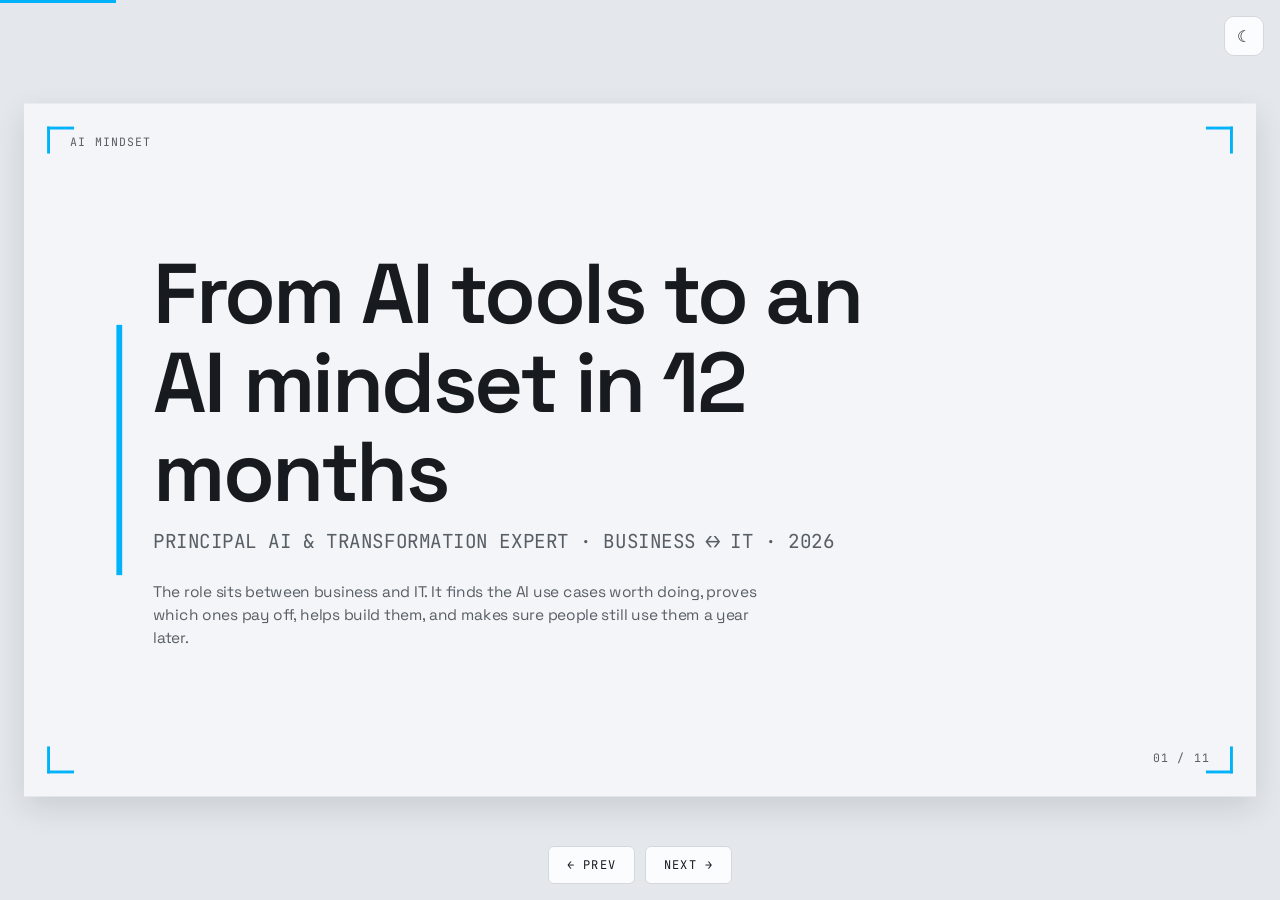
<file: ai-mindset-deck-en.html>
<!DOCTYPE html>
<html lang="en">
<head>
<meta charset="utf-8">
<meta name="viewport" content="width=device-width, initial-scale=1">
<title>AI Mindset in 12 Months · Strategy Deck</title>
<style>
@import url('https://fonts.googleapis.com/css2?family=JetBrains+Mono:ital,wght@0,300;0,400;0,500;0,700;1,400&family=Space+Grotesk:wght@300;400;500;600;700&display=swap');

:root{
  --color-bg:oklch(97% 0.004 250);
  --color-fg:oklch(22% 0.01 250);
  --color-card:oklch(99% 0.002 250);
  --color-muted:oklch(93% 0.008 250);
  --color-muted-fg:oklch(48% 0.014 250);
  --color-border:oklch(88% 0.008 250);
  --color-primary:oklch(72% 0.16 235);
  --color-primary-fg:oklch(18% 0.03 235);
  --color-secondary:oklch(74% 0.19 48);
  --color-secondary-fg:oklch(20% 0.04 48);
  --color-nogo:oklch(68% 0.2 22);
  --color-nogo-fg:oklch(99% 0 0);
  --color-success:oklch(70% 0.16 145);
  --font-display:'Space Grotesk',ui-sans-serif,system-ui,sans-serif;
  --font-mono:'JetBrains Mono',ui-monospace,'SF Mono',monospace;
  --tracking-tight:-0.03em; --tracking-normal:0em; --tracking-wide:0.12em; --tracking-wider:0.2em;
  --text-xs:12px; --text-sm:14px; --text-base:16px; --text-lg:20px;
  --text-xl:28px; --text-2xl:36px; --text-3xl:48px; --text-4xl:64px; --text-5xl:88px; --text-6xl:120px;
  --weight-light:300; --weight-regular:400; --weight-medium:500; --weight-semibold:600; --weight-bold:700;
  --leading-tight:1.05; --leading-snug:1.25; --leading-normal:1.5;
  --space-1:4px; --space-2:8px; --space-3:12px; --space-4:16px; --space-5:24px;
  --space-6:32px; --space-7:48px; --space-8:64px; --space-9:96px; --space-10:128px;
  --radius-sm:6px; --radius-md:10px; --radius-lg:16px; --radius-pill:999px;
  --border-width:1px;
  --shadow-sm:0 1px 2px oklch(0% 0 0 / 0.06);
  --shadow-md:0 4px 16px oklch(0% 0 0 / 0.08);
  --shadow-lg:0 12px 32px oklch(0% 0 0 / 0.12);
  --frame-stroke:3px;
}
[data-theme="dark"]{
  --color-bg:oklch(23% 0.012 250);
  --color-fg:oklch(93% 0.004 250);
  --color-card:oklch(27% 0.014 250);
  --color-muted:oklch(27% 0.014 250);
  --color-muted-fg:oklch(70% 0.012 250);
  --color-border:oklch(36% 0.012 250);
  --color-primary:oklch(76% 0.19 235);
  --color-primary-fg:oklch(14% 0.03 235);
  --color-secondary:oklch(78% 0.21 48);
  --color-secondary-fg:oklch(16% 0.04 48);
  --color-nogo:oklch(74% 0.23 22);
  --color-nogo-fg:oklch(14% 0 0);
  --color-success:oklch(72% 0.17 145);
}
*{box-sizing:border-box;margin:0;padding:0}
html,body{height:100%;background:var(--color-muted);font-family:var(--font-display);overflow:hidden}
body{transition:background .2s}

/* ===== chrome outside the scaled stage ===== */
.chrome{position:fixed;top:16px;right:16px;z-index:60;display:flex;gap:8px}
.chrome button{width:40px;height:40px;border-radius:var(--radius-md);border:1.5px solid var(--color-border);background:var(--color-card);color:var(--color-fg);cursor:pointer;font-size:1rem;display:flex;align-items:center;justify-content:center}
.chrome button:hover{border-color:var(--color-secondary);color:var(--color-secondary)}
.navbar{position:fixed;bottom:16px;left:0;right:0;z-index:60;display:flex;justify-content:center;gap:10px}
.nav-btn{font-family:var(--font-mono);font-size:12px;text-transform:uppercase;letter-spacing:.1em;padding:10px 18px;border-radius:6px;border:1px solid var(--color-border);background:var(--color-card);color:var(--color-fg);cursor:pointer}
.nav-btn:hover{border-color:var(--color-secondary);color:var(--color-secondary)}
.progress{position:fixed;top:0;left:0;height:3px;background:var(--color-primary);z-index:70;transition:width .25s}

/* ===== scaling stage ===== */
.stage-outer{position:fixed;inset:0;display:flex;align-items:center;justify-content:center;overflow:hidden}
.scale-wrap{transform-origin:center center;width:1280px;height:720px;position:relative}

.slide{position:absolute;inset:0;display:none}
.slide.active{display:block}
.frame{position:relative;width:1280px;height:720px;background:var(--color-bg);overflow:hidden;box-sizing:border-box;box-shadow:var(--shadow-lg)}
.bracket{position:absolute;width:28px;height:28px;border-color:var(--color-primary);border-style:solid;border-width:0}
.bracket.tl{top:24px;left:24px;border-top-width:var(--frame-stroke);border-left-width:var(--frame-stroke)}
.bracket.tr{top:24px;right:24px;border-top-width:var(--frame-stroke);border-right-width:var(--frame-stroke)}
.bracket.bl{bottom:24px;left:24px;border-bottom-width:var(--frame-stroke);border-left-width:var(--frame-stroke)}
.bracket.br{bottom:24px;right:24px;border-bottom-width:var(--frame-stroke);border-right-width:var(--frame-stroke)}
.wordmark{position:absolute;top:32px;left:48px;font-family:var(--font-mono);font-size:var(--text-xs);letter-spacing:var(--tracking-wide);text-transform:uppercase;color:var(--color-muted-fg)}
.pagenum{position:absolute;bottom:32px;right:48px;font-family:var(--font-mono);font-size:var(--text-xs);letter-spacing:var(--tracking-wide);color:var(--color-muted-fg)}
.content{position:absolute;inset:0;padding:96px;display:flex;flex-direction:column;box-sizing:border-box}

/* ===== typographic + component primitives ===== */
.eyebrow-bar{height:10px;width:120px;background:var(--color-secondary);margin-bottom:var(--space-6)}
.eyebrow{font-family:var(--font-mono);font-size:var(--text-sm);text-transform:uppercase;letter-spacing:var(--tracking-wide);color:var(--color-secondary);margin-bottom:var(--space-3)}
h1.title{font-family:var(--font-display);font-weight:var(--weight-semibold);font-size:var(--text-4xl);letter-spacing:var(--tracking-tight);color:var(--color-fg);line-height:var(--leading-tight)}
h2.title{font-family:var(--font-display);font-weight:var(--weight-semibold);font-size:var(--text-2xl);letter-spacing:var(--tracking-tight);color:var(--color-fg);margin-bottom:var(--space-6)}
.mono-sub{font-family:var(--font-mono);font-size:var(--text-lg);color:var(--color-muted-fg)}
.body-copy{font-family:var(--font-display);font-size:var(--text-base);color:var(--color-muted-fg);line-height:var(--leading-normal)}

.pill{display:inline-flex;align-items:center;padding:4px 12px;border-radius:var(--radius-pill);font-family:var(--font-mono);font-size:var(--text-xs);font-weight:var(--weight-medium);text-transform:uppercase;letter-spacing:var(--tracking-wide)}
.pill.primary{background:var(--color-primary);color:var(--color-primary-fg)}
.pill.secondary{background:var(--color-secondary);color:var(--color-secondary-fg)}
.pill.nogo{background:var(--color-nogo);color:var(--color-nogo-fg)}
.pill.neutral{background:transparent;color:var(--color-muted-fg);border:var(--border-width) solid var(--color-border)}

.card{background:var(--color-card);border:var(--border-width) solid var(--color-border);border-radius:var(--radius-md);box-shadow:var(--shadow-sm);padding:var(--space-5)}
.card h3{font-family:var(--font-display);font-weight:var(--weight-semibold);font-size:var(--text-base);margin-bottom:var(--space-3);color:var(--color-fg)}
.card ul{list-style:none}
.card li{font-family:var(--font-display);font-size:var(--text-sm);color:var(--color-muted-fg);padding:6px 0;line-height:1.4}

.grid{display:grid;gap:var(--space-5)}
.g2{grid-template-columns:1fr 1fr}
.g3{grid-template-columns:1fr 1fr 1fr}
.g4{grid-template-columns:repeat(4,1fr)}

.olist{list-style:none;display:flex;flex-direction:column;gap:var(--space-3)}
.olist li{display:flex;gap:var(--space-4);align-items:baseline;border-bottom:var(--border-width) solid var(--color-border);padding-bottom:var(--space-3)}
.olist li:last-child{border-bottom:none}
.olist .n{font-family:var(--font-mono);color:var(--color-primary);font-size:var(--text-lg);font-weight:var(--weight-medium);min-width:28px}
.olist b{font-family:var(--font-display);font-weight:var(--weight-semibold);color:var(--color-fg)}
.olist span{font-family:var(--font-display);color:var(--color-muted-fg);font-size:var(--text-sm)}

.nogo-quote{border-left:var(--frame-stroke) solid var(--color-nogo);padding-left:var(--space-4);font-family:var(--font-display);font-size:var(--text-base);color:var(--color-fg);line-height:var(--leading-normal)}
.nogo-quote b{font-weight:var(--weight-bold);color:var(--color-nogo)}

table.dt{width:100%;border-collapse:collapse;background:var(--color-card);border-radius:var(--radius-md);overflow:hidden;box-shadow:var(--shadow-sm)}
table.dt th{padding:10px 14px;font-family:var(--font-mono);font-size:var(--text-xs);border-bottom:var(--border-width) solid var(--color-border);text-align:left;background:var(--color-muted);color:var(--color-muted-fg);text-transform:uppercase;letter-spacing:var(--tracking-wide)}
table.dt td{padding:9px 14px;font-family:var(--font-mono);font-size:12px;border-bottom:var(--border-width) solid var(--color-border);text-align:left;color:var(--color-fg);line-height:1.35}
table.dt td:first-child{color:var(--color-primary);font-weight:var(--weight-medium);white-space:nowrap}
table.dt tr:last-child td{border-bottom:none}

.statgrid{display:grid;gap:var(--space-6);flex:1;align-content:center}
.statblock{display:flex;flex-direction:column;gap:4px}
.statblock .value{font-family:var(--font-mono);font-size:var(--text-4xl);font-weight:var(--weight-medium);line-height:var(--leading-tight)}
.statblock .value.primary{color:var(--color-primary)}
.statblock .value.secondary{color:var(--color-secondary)}
.statblock .label{font-family:var(--font-mono);font-size:var(--text-xs);text-transform:uppercase;letter-spacing:var(--tracking-wide);color:var(--color-muted-fg)}

.cover-bar{width:6px;background:var(--color-primary);margin-right:var(--space-6)}
.section-num{font-family:var(--font-mono);font-size:var(--text-6xl);font-weight:var(--weight-medium);color:var(--color-primary)}
.closing-heading{font-family:var(--font-display);font-weight:var(--weight-semibold);font-size:var(--text-4xl);letter-spacing:var(--tracking-tight);color:var(--color-fg)}
.small-note{font-family:var(--font-mono);font-size:var(--text-sm);color:var(--color-muted-fg);margin-top:var(--space-4)}

@media(max-width:760px){
  :root{
    --text-xs:11px; --text-sm:12px; --text-base:14px; --text-lg:16px;
    --text-xl:20px; --text-2xl:22px; --text-3xl:26px; --text-4xl:28px; --text-5xl:32px; --text-6xl:48px;
    --space-5:16px; --space-6:20px; --space-7:20px; --space-8:24px; --space-9:28px; --space-10:32px;
  }
  html,body{height:auto!important;overflow:visible!important}
  .progress,.navbar{display:none!important}
  .chrome{top:8px;right:8px} .chrome button{width:36px;height:36px}

  .stage-outer{position:static;display:block;overflow:visible;padding:0}
  .scale-wrap{transform:none!important;width:100%!important;height:auto!important;position:static}
  .slide{position:static!important;display:block!important;inset:auto}
  .frame{position:relative;width:100%!important;height:auto!important;min-height:0;box-shadow:none;
    border-bottom:1px solid var(--color-border)}
  .slide:last-child .frame{border-bottom:none}
  .bracket{display:none!important}
  .wordmark{position:static;padding:18px 20px 0;text-align:left}
  .pagenum{position:static;padding:4px 20px 0;text-align:left;opacity:.6}
  .content{position:static!important;padding:16px 20px 32px!important;height:auto!important;overflow:visible}
  .content>div[style*="display:flex"]{flex-direction:column;align-items:flex-start!important;gap:12px}
  [style*="grid-template-columns"]{grid-template-columns:1fr!important}
  .statgrid{grid-template-columns:1fr!important}
  .cover-bar{display:none!important}
  .grid{grid-template-columns:1fr!important}
  table.dt th{font-size:9px!important;padding:8px!important}
  table.dt td{font-size:10px!important;padding:8px!important}
  h1.title{font-size:var(--text-3xl)!important}
  h2.title{font-size:var(--text-2xl)!important}
  .section-num{font-size:var(--text-5xl)!important}
  .closing-heading{font-size:var(--text-3xl)!important}
  .statblock .value{font-size:var(--text-3xl)!important}
}
</style>
</head>
<body>

<div class="progress" id="bar"></div>

<div class="stage-outer" id="stageOuter">
  <div class="scale-wrap" id="scaleWrap">

    <!-- 1 COVER -->
    <section class="slide active">
      <div class="frame">
        <span class="bracket tl"></span><span class="bracket tr"></span><span class="bracket bl"></span><span class="bracket br"></span>
        <div class="wordmark">AI Mindset</div>
        <div class="pagenum">01 / 11</div>
        <div class="content" style="justify-content:center">
          <div style="display:flex;height:100%;align-items:center">
            <div class="cover-bar" style="height:260px"></div>
            <div style="display:flex;flex-direction:column;gap:var(--space-3);max-width:820px">
              <h1 class="title" style="font-size:var(--text-5xl)">From AI tools to an AI mindset in 12 months</h1>
              <div class="mono-sub">PRINCIPAL AI &amp; TRANSFORMATION EXPERT · BUSINESS ↔ IT · 2026</div>
              <p class="body-copy" style="margin-top:var(--space-4);max-width:640px">The role sits between business and IT. It finds the AI use cases worth doing, proves which ones pay off, helps build them, and makes sure people still use them a year later.</p>
            </div>
          </div>
        </div>
      </div>
    </section>

    <!-- 2 THE ROLE -->
    <section class="slide">
      <div class="frame">
        <span class="bracket tl"></span><span class="bracket tr"></span><span class="bracket bl"></span><span class="bracket br"></span>
        <div class="wordmark">AI Mindset</div>
        <div class="pagenum">02 / 11</div>
        <div class="content">
          <div class="eyebrow-bar" style="width:90px"></div>
          <div class="eyebrow">01 · THE ROLE</div>
          <h2 class="title">Principal AI &amp; Transformation Expert</h2>
          <p class="body-copy" style="margin:-8px 0 var(--space-5);max-width:760px"><b style="color:var(--color-fg)">Mission:</b> get every department working with AI within 12 months. The role sits at headquarters, between business and IT, and delivers through other people rather than building alone.</p>
          <div class="grid g3" style="margin-bottom:var(--space-5)">
            <div class="card"><span class="pill primary" style="margin-bottom:10px">The role owns</span>
              <ul><li>Use-case funnel: identify → evaluate → implement</li><li>Change management, enablement &amp; training</li><li>Guardrails, champion network &amp; round table</li></ul>
            </div>
            <div class="card"><span class="pill neutral" style="margin-bottom:10px">Business owns</span>
              <ul><li>Use cases, data &amp; domain knowledge</li><li>The pilot goal and its metric</li><li>Adoption: the story is theirs</li></ul>
            </div>
            <div class="card"><span class="pill neutral" style="margin-bottom:10px">IT owns</span>
              <ul><li>Platform, integration &amp; security</li><li>Approved tool operation</li><li>Data access &amp; architecture</li></ul>
            </div>
          </div>
          <p class="body-copy" style="max-width:820px">Think of it as air traffic control. The role does not fly the planes. It decides what takes off, in what order, and keeps the runways clear. Business says what it needs, IT builds it safely, the role keeps both moving. A service manager in character, never a gatekeeper.</p>
        </div>
      </div>
    </section>

    <!-- 3 FOUR PHASES -->
    <section class="slide">
      <div class="frame">
        <span class="bracket tl"></span><span class="bracket tr"></span><span class="bracket bl"></span><span class="bracket br"></span>
        <div class="wordmark">AI Mindset</div>
        <div class="pagenum">03 / 11</div>
        <div class="content">
          <div class="eyebrow-bar" style="width:90px"></div>
          <div class="eyebrow">02 · THE 12 MONTHS</div>
          <h2 class="title">Four phases, one ticket</h2>
          <div class="grid g4" style="flex:1;align-content:center">
            <div class="card"><span class="pill secondary">M1–2</span><h3 style="margin-top:10px">01 Identify</h3><p style="font-family:var(--font-display);font-size:13px;color:var(--color-muted-fg);line-height:1.5">Walk through every department with IT. Ask what wastes their week. No tech talk yet. You leave with a list of real problems, and with the AI tools people already use in secret.</p></div>
            <div class="card"><span class="pill secondary">M3–5</span><h3 style="margin-top:10px">02 Evaluate &amp; pilot</h3><p style="font-family:var(--font-display);font-size:13px;color:var(--color-muted-fg);line-height:1.5">Every idea goes through the same short pre-flight checklist. Three pilots take off, 90 days each, one number to prove. Champions named, guardrails published.</p></div>
            <div class="card"><span class="pill secondary">M6–9</span><h3 style="margin-top:10px">03 Implement</h3><p style="font-family:var(--font-display);font-size:13px;color:var(--color-muted-fg);line-height:1.5">One hour a month to decide what flies next. Training runs. What worked becomes a recipe other teams can copy.</p></div>
            <div class="card"><span class="pill secondary">M10–12</span><h3 style="margin-top:10px">04 Anchor</h3><p style="font-family:var(--font-display);font-size:13px;color:var(--color-muted-fg);line-height:1.5">Every department plan carries an AI goal. A light governance board. The ideas now come from the teams.</p></div>
          </div>
          <p class="small-note">The whole year on one page: see the overview visual.</p>
        </div>
      </div>
    </section>

    <!-- 3B RFP CHECKPOINT -->
    <section class="slide">
      <div class="frame">
        <span class="bracket tl"></span><span class="bracket tr"></span><span class="bracket bl"></span><span class="bracket br"></span>
        <div class="wordmark">AI Mindset</div>
        <div class="pagenum">04 / 11</div>
        <div class="content">
          <span class="pill secondary" style="margin-bottom:var(--space-4)">CHECKPOINT · MONTH 5–6</span>
          <h2 class="title">The RFP checkpoint: before anything gets funded</h2>
          <div style="display:grid;grid-template-columns:1.3fr 1fr;gap:var(--space-7);flex:1;align-items:center">
            <ul class="olist">
              <li><span class="n">01</span><div><b>Use-case intake</b><br><span>A one-page pitch, sponsored by the champion. Problem, data, owner, and the expected win.</span></div></li>
              <li><span class="n">02</span><div><b>Vendor scorecard</b><br><span>Data residency and security, integration effort, total cost including usage, exit and portability.</span></div></li>
              <li><span class="n">03</span><div><b>Red flags</b><br><span>Opaque pricing, no audit trail, unclear ownership of the training data.</span></div></li>
              <li><span class="n">04</span><div><b>Go / No-go</b><br><span>Pilot result and scorecard decide together: funded and resourced, or shelved with a reason.</span></div></li>
            </ul>
            <div class="nogo-quote"><b>No-go: </b>a good pilot on a bad vendor is still a bad deal. The scorecard is not paperwork, it is what stops a promising pilot from turning into someone else's lock-in.</div>
          </div>
        </div>
      </div>
    </section>

    <!-- 4 PLAYBOOK -->
    <section class="slide">
      <div class="frame">
        <span class="bracket tl"></span><span class="bracket tr"></span><span class="bracket bl"></span><span class="bracket br"></span>
        <div class="wordmark">AI Mindset</div>
        <div class="pagenum">05 / 11</div>
        <div class="content">
          <div class="eyebrow-bar" style="width:90px"></div>
          <div class="eyebrow">03 · APPROACHING DEPARTMENTS</div>
          <h2 class="title">The conversation playbook: pain first, tool later</h2>
          <div style="display:grid;grid-template-columns:1.3fr 1fr;gap:var(--space-7);flex:1;align-items:center">
            <ul class="olist">
              <li><span class="n">01</span><div><b>Listen</b><br><span>"What eats your week?" Sit in their meetings, walk the line. Never open with AI.</span></div></li>
              <li><span class="n">02</span><div><b>Show</b><br><span>Two weeks later, a 45-minute demo on their own data. Watching their own quote get drafted beats any slide.</span></div></li>
              <li><span class="n">03</span><div><b>Co-create</b><br><span>Pilot built with their people, one measurable goal, 90 days. They name it.</span></div></li>
              <li><span class="n">04</span><div><b>Hand over</b><br><span>The champion presents the result to leadership. You sit in the audience.</span></div></li>
            </ul>
            <div style="display:flex;flex-direction:column;gap:var(--space-4)">
              <div class="card"><span class="pill primary" style="margin-bottom:10px">Do</span><p style="font-family:var(--font-display);font-size:13px;color:var(--color-muted-fg);line-height:1.5">Speak their KPIs: scrap rate, on-time delivery, quote turnaround. Celebrate small wins loudly. Make trying safe.</p></div>
              <div class="card" style="border-left:var(--frame-stroke) solid var(--color-nogo)"><span class="pill nogo" style="margin-bottom:10px">Don't</span><p style="font-family:var(--font-display);font-size:13px;color:var(--color-muted-fg);line-height:1.5">Lead with tools or hype. Promise headcount savings. Centralise every decision. Punish failed experiments.</p></div>
            </div>
          </div>
        </div>
      </div>
    </section>

    <!-- 5 TABLE -->
    <section class="slide">
      <div class="frame">
        <span class="bracket tl"></span><span class="bracket tr"></span><span class="bracket bl"></span><span class="bracket br"></span>
        <div class="wordmark">AI Mindset</div>
        <div class="pagenum">06 / 11</div>
        <div class="content">
          <h2 class="title">What to discuss where: starting points (manufacturing example)</h2>
          <div style="flex:1;display:flex;align-items:center">
            <table class="dt">
              <tr><th>Dept</th><th>Opening pain question</th><th>Candidate AI use cases</th></tr>
              <tr><td>R&amp;D</td><td>Where does documentation slow design?</td><td>Requirements analysis, spec drafting, test-report summaries</td></tr>
              <tr><td>PROD</td><td>What stops the line unplanned?</td><td>Predictive maintenance, shift-handover summaries, deviation logs</td></tr>
              <tr><td>QUALITY</td><td>Where do defects hide longest?</td><td>Visual inspection, 8D-report drafting, claim clustering</td></tr>
              <tr><td>SALES</td><td>How long does a quote take?</td><td>RFQ analysis, quote drafting, customer-spec comparison</td></tr>
              <tr><td>PURCHASING</td><td>Which supplier surprises hurt?</td><td>Supplier-risk screening, price benchmarking, contract review</td></tr>
              <tr><td>HR</td><td>What drowns you in admin?</td><td>Job-ad drafting, onboarding assistant. People-decisions stay high risk: human decides</td></tr>
              <tr><td>FINANCE</td><td>Where is forecasting manual?</td><td>Cost forecasting, invoice extraction, variance commentary</td></tr>
              <tr><td>IT</td><td>What do teams ask for weekly?</td><td>Coding copilots, internal knowledge assistant, the platform itself</td></tr>
            </table>
          </div>
        </div>
      </div>
    </section>

    <!-- 6 CULTURE -->
    <section class="slide">
      <div class="frame">
        <span class="bracket tl"></span><span class="bracket tr"></span><span class="bracket bl"></span><span class="bracket br"></span>
        <div class="wordmark">AI Mindset</div>
        <div class="pagenum">07 / 11</div>
        <div class="content">
          <div class="eyebrow-bar" style="width:90px"></div>
          <div class="eyebrow">04 · CULTURE MECHANICS</div>
          <h2 class="title">How the mindset actually shifts</h2>
          <div class="grid g3" style="margin-bottom:var(--space-5)">
            <div class="card"><h3>Champions network</h3><p style="font-family:var(--font-display);font-size:13px;color:var(--color-muted-fg);line-height:1.5">One volunteer per department, 20% protected time, monthly exchange. They translate. You don't scale, they do.</p></div>
            <div class="card"><h3>Visible quick wins</h3><p style="font-family:var(--font-display);font-size:13px;color:var(--color-muted-fg);line-height:1.5">Every pilot 90 days or less with one number attached. Wins are shown at town halls by the team, not the AI lead.</p></div>
            <div class="card"><h3>Safe to try</h3><p style="font-family:var(--font-display);font-size:13px;color:var(--color-muted-fg);line-height:1.5">Weekly open "AI hour", sandbox with approved tools, no-blame reviews of failed experiments. Failure is data.</p></div>
          </div>
          <p class="body-copy">Small wins build trust faster than big plans. Rule of thumb: after month 6, more ideas should come from the departments than from the AI lead. That is the signal the culture is moving.</p>
        </div>
      </div>
    </section>

    <!-- 7 BRAKES / GUARDRAILS -->
    <section class="slide">
      <div class="frame">
        <span class="bracket tl"></span><span class="bracket tr"></span><span class="bracket bl"></span><span class="bracket br"></span>
        <div class="wordmark">AI Mindset</div>
        <div class="pagenum">08 / 11</div>
        <div class="content">
          <h2 class="title">Brakes let you drive fast</h2>
          <p class="body-copy" style="margin:-8px 0 var(--space-4);max-width:840px">You do not put brakes on a car to make it slower. You put them on so it can go fast. Rules on data, tools and risk work the same way.</p>
          <div class="nogo-quote" style="margin-bottom:var(--space-5);max-width:840px"><b>No-go: </b>the real risk is not the technology. It is someone pasting a customer drawing into a free chatbot. So the question flips: not is AI safe, but is our data safe from AI.</div>
          <ul class="olist" style="flex:1;justify-content:center">
            <li><span class="n" style="font-size:var(--text-base)">→</span><div><b>Most daily use is low risk</b><br><span>Copilots, drafting, inspection support. Say clearly when something is AI, and you are largely done.</span></div></li>
            <li><span class="n" style="font-size:var(--text-base)">→</span><div><b>One narrow high-risk lane</b><br><span>Anything that screens people, like CV sorting, is high risk under EU law from December 2027. Build it so a human decides, starting now.</span></div></li>
            <li><span class="n" style="font-size:var(--text-base)">→</span><div><b>Three documents cover most of it</b><br><span>A short AI policy, a list of approved tools, and training per role. Training is already a legal duty.</span></div></li>
            <li><span class="n" style="font-size:var(--text-base)">→</span><div><b>One register, every system</b><br><span>Purpose, owner, risk level, data used. No entry, no rollout.</span></div></li>
          </ul>
        </div>
      </div>
    </section>

    <!-- 8 KPIS -->
    <section class="slide">
      <div class="frame">
        <span class="bracket tl"></span><span class="bracket tr"></span><span class="bracket bl"></span><span class="bracket br"></span>
        <div class="wordmark">AI Mindset</div>
        <div class="pagenum">09 / 11</div>
        <div class="content">
          <h2 class="title" style="margin-bottom:var(--space-7)">KPIs that prove mindset, not just usage</h2>
          <div class="statgrid g4">
            <div class="statblock"><div class="value primary">60%</div><div class="label">Adoption by M12</div></div>
            <div class="statblock"><div class="value secondary">80/100</div><div class="label">Trained: basics / champions</div></div>
            <div class="statblock"><div class="value primary">≥1</div><div class="label">Live use case per dept</div></div>
            <div class="statblock"><div class="value secondary">M6</div><div class="label">Bottom-up overtakes top-down</div></div>
          </div>
          <p class="body-copy" style="margin-top:var(--space-6);max-width:840px">A bakery knows what a single croissant costs to make. We should know what one AI-drafted quote costs against doing it by hand. If AI is not cheaper or better, we stop and say so. Reported monthly, on one page. No dashboards nobody reads.</p>
        </div>
      </div>
    </section>

    <!-- 9 ASKS -->
    <section class="slide">
      <div class="frame">
        <span class="bracket tl"></span><span class="bracket tr"></span><span class="bracket bl"></span><span class="bracket br"></span>
        <div class="wordmark">AI Mindset</div>
        <div class="pagenum">10 / 11</div>
        <div class="content">
          <div class="eyebrow-bar" style="width:90px"></div>
          <div class="eyebrow">07 · ASKS</div>
          <h2 class="title">What this needs to start</h2>
          <ul class="olist" style="flex:1;justify-content:center">
            <li><span class="n">1</span><div><b>An executive sponsor</b><br><span>Opens doors for the listening tour and stands behind the champions.</span></div></li>
            <li><span class="n">2</span><div><b>One champion per department</b><br><span>Volunteer, 20% time protected by their lead.</span></div></li>
            <li><span class="n">3</span><div><b>A small pilot budget</b><br><span>Three pilots, 90 days each. Tools and time, not consultants.</span></div></li>
            <li><span class="n">4</span><div><b>One hour per month</b><br><span>The decision-only round table with department leads.</span></div></li>
          </ul>
          <p class="small-note">Next step: kickoff of the listening tour, first two departments in the next two weeks.</p>
        </div>
      </div>
    </section>

    <!-- 10 CLOSING -->
    <section class="slide">
      <div class="frame">
        <span class="bracket tl"></span><span class="bracket tr"></span><span class="bracket bl"></span><span class="bracket br"></span>
        <div class="wordmark">AI Mindset</div>
        <div class="pagenum">11 / 11</div>
        <div class="content" style="align-items:center;justify-content:center;text-align:center;gap:var(--space-4)">
          <div class="closing-heading">Discussion</div>
          <div class="mono-sub">Which department should we visit first?</div>
        </div>
      </div>
    </section>

  </div>
</div>

<div class="chrome"><button id="themeToggle" type="button" aria-label="Switch colour theme"></button></div>
<div class="navbar"><button class="nav-btn" id="prev">← PREV</button><button class="nav-btn" id="next">NEXT →</button></div>

<script>
  (function(){
    var r=document.documentElement,k='theme',sv=null;
    try{sv=localStorage.getItem(k)}catch(e){}
    r.setAttribute('data-theme', sv || (matchMedia('(prefers-color-scheme: dark)').matches?'dark':'light'));
    var b=document.getElementById('themeToggle');
    function paint(){b.textContent=r.getAttribute('data-theme')==='dark'?'☀':'☾';}
    paint();
    b.addEventListener('click',function(){
      var n=r.getAttribute('data-theme')==='dark'?'light':'dark';
      r.setAttribute('data-theme',n);
      try{localStorage.setItem(k,n)}catch(e){}
      paint();
    });
  })();

  const s=[...document.querySelectorAll('.slide')];let i=0;
  const bar=document.getElementById('bar');
  function show(n){i=Math.max(0,Math.min(s.length-1,n));s.forEach((x,k)=>x.classList.toggle('active',k===i));bar.style.width=((i+1)/s.length*100)+'%';}
  document.getElementById('next').onclick=()=>show(i+1);
  document.getElementById('prev').onclick=()=>show(i-1);
  addEventListener('keydown',e=>{if(['ArrowRight','PageDown',' '].includes(e.key))show(i+1);if(['ArrowLeft','PageUp'].includes(e.key))show(i-1);if(e.key==='Home')show(0);if(e.key==='End')show(s.length-1);});
  let tx=0,ty=0;
  addEventListener('touchstart',e=>{tx=e.touches[0].clientX;ty=e.touches[0].clientY;},{passive:true});
  addEventListener('touchend',e=>{
    const dx=e.changedTouches[0].clientX-tx, dy=e.changedTouches[0].clientY-ty;
    if(Math.abs(dx)<50||Math.abs(dx)<Math.abs(dy)*1.5)return;
    show(dx<0?i+1:i-1);
  },{passive:true});
  show(0);

  /* scale the fixed 1280x720 stage to fit any viewport, like the source deck does */
  function fit(){
    const pad=24;
    const availW=window.innerWidth-pad*2, availH=window.innerHeight-pad*2-64;
    const scale=Math.min(availW/1280, availH/720, 1.4);
    document.getElementById('scaleWrap').style.transform='scale('+scale+')';
  }
  addEventListener('resize',fit); addEventListener('orientationchange',fit); fit();
</script>
</body>
</html>
</file>
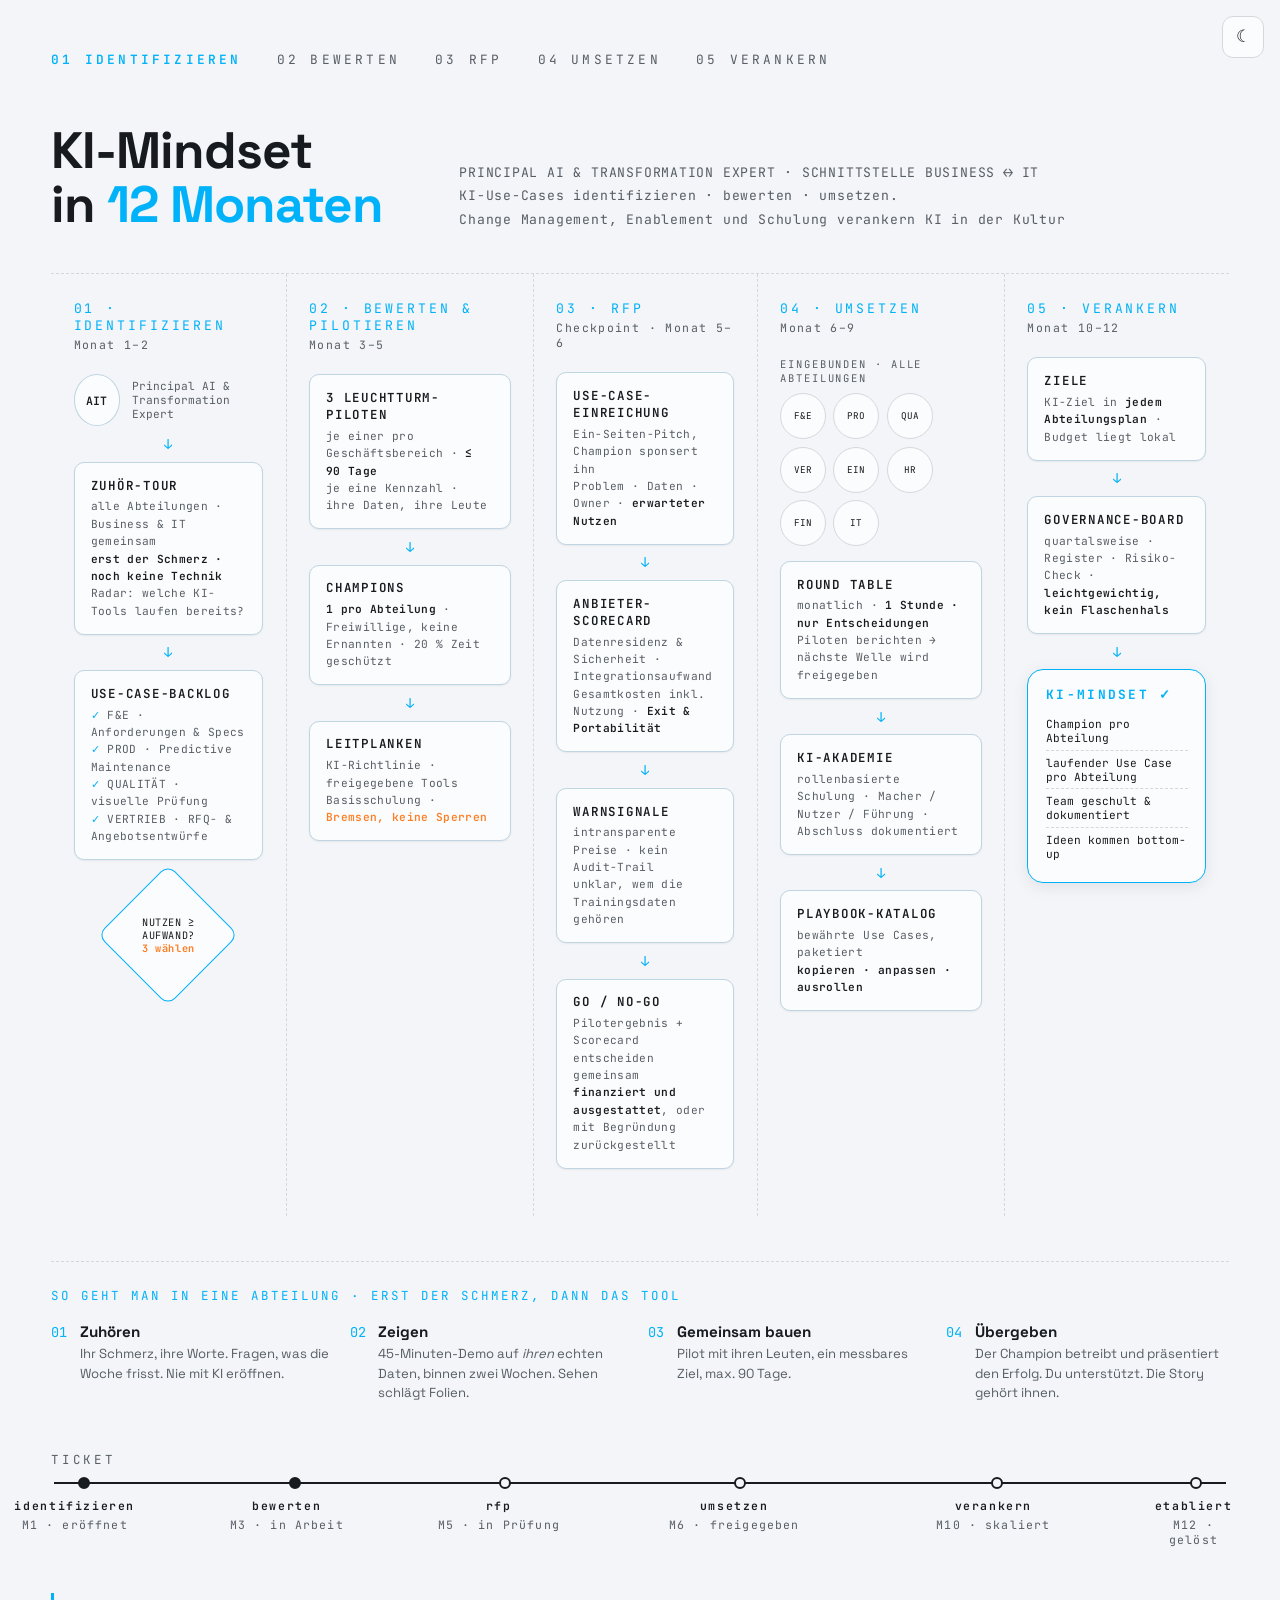
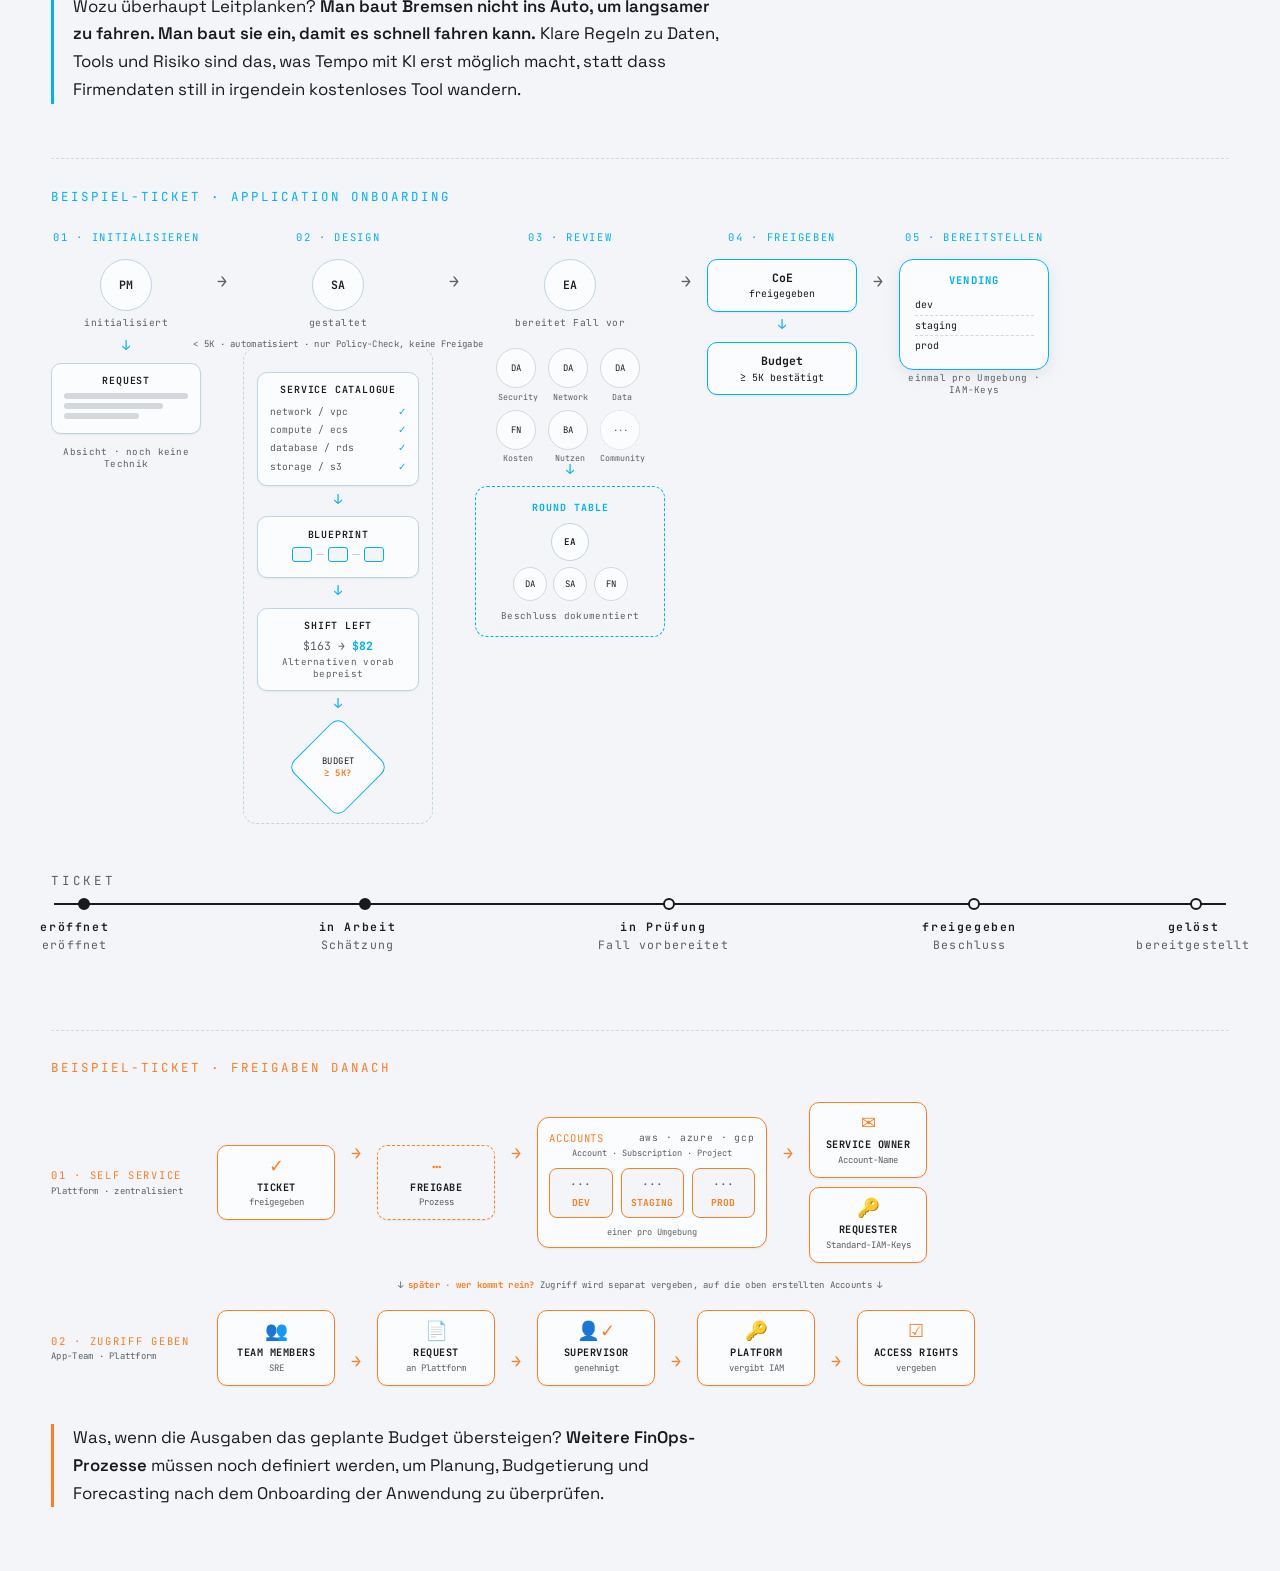
<file: ai-mindset-overview-de.html>
<!DOCTYPE html>
<html lang="de">
<head>
<meta charset="utf-8">
<meta name="viewport" content="width=device-width, initial-scale=1">
<title>KI-Mindset in 12 Monaten · Unternehmensweites Programm</title>
<style>
@import url('https://fonts.googleapis.com/css2?family=JetBrains+Mono:ital,wght@0,300;0,400;0,500;0,700;1,400&family=Space+Grotesk:wght@300;400;500;600;700&display=swap');
  :root{
    --bg:oklch(97% 0.004 250); --ink:oklch(22% 0.01 250); --muted:oklch(48% 0.014 250);
    --gold:oklch(72% 0.16 235); --gold-soft:oklch(86% 0.03 235); --secondary:oklch(74% 0.19 48);
    --nogo:oklch(68% 0.2 22);
    --line:oklch(88% 0.008 250); --panel:oklch(99% 0.002 250);
    --mono:'JetBrains Mono',ui-monospace,'SF Mono',monospace;
    --sans:'Space Grotesk',-apple-system,BlinkMacSystemFont,"Segoe UI",Helvetica,Arial,sans-serif;
  }
  :root[data-theme="dark"]{
    --bg:oklch(23% 0.012 250); --ink:oklch(93% 0.004 250); --muted:oklch(70% 0.012 250);
    --gold:oklch(76% 0.19 235); --gold-soft:oklch(40% 0.05 235); --secondary:oklch(78% 0.21 48);
    --nogo:oklch(74% 0.23 22);
    --line:oklch(36% 0.012 250); --panel:oklch(27% 0.014 250);
  }
  *{box-sizing:border-box;margin:0;padding:0}
  body{background:var(--bg);color:var(--ink);font-family:var(--sans);
       max-width:1440px;margin:0 auto;padding:3.2rem clamp(1.5rem,4vw,4rem) 4rem;
       transition:background .2s,color .2s;-webkit-text-size-adjust:100%}
  .theme-toggle{position:fixed;top:1rem;right:1rem;z-index:60;background:var(--panel);
    border:1.5px solid var(--line);color:var(--ink);width:42px;height:42px;border-radius:11px;
    cursor:pointer;font-size:1.05rem;display:flex;align-items:center;justify-content:center;line-height:1}
  .theme-toggle:hover{border-color:var(--gold)}
  html{scroll-behavior:smooth}
  .topnav{font-family:var(--mono);font-size:.8rem;letter-spacing:.25em;color:var(--muted);display:flex;gap:2.2rem;margin-bottom:3.5rem}
  .topnav a{color:var(--muted);text-decoration:none;font-weight:inherit;transition:color .15s}
  .topnav a:hover{color:var(--ink)}
  .topnav a.active{color:var(--gold);font-weight:600}
  .head{display:grid;grid-template-columns:360px 1fr;gap:3rem;align-items:end;margin-bottom:2.6rem}
  h1{font-size:3.2rem;line-height:1.05;font-weight:700;letter-spacing:-.02em}
  h1 em{font-style:normal;color:var(--gold)}
  .sub{font-family:var(--mono);font-size:.82rem;color:var(--muted);line-height:1.8;letter-spacing:.06em}
  .phases{display:grid;grid-template-columns:1fr 1.05fr .95fr 1.05fr .95fr;gap:0;border-top:1px dashed var(--line)}
  .phase{padding:1.6rem 1.4rem 2rem;border-right:1px dashed var(--line);scroll-margin-top:2rem}
  .phase:last-child{border-right:none}
  .plabel{font-family:var(--mono);font-size:.82rem;letter-spacing:.22em;color:var(--gold);margin-bottom:.2rem}
  .pmonths{font-family:var(--mono);font-size:.72rem;color:var(--muted);letter-spacing:.12em;margin-bottom:1.4rem}
  .box{background:var(--panel);border:1.6px solid var(--gold-soft);border-radius:10px;padding:.85rem 1rem;margin-bottom:.95rem;box-shadow:0 1px 2px oklch(0% 0 0 / 0.06)}
  .box h4{font-family:var(--mono);font-size:.78rem;letter-spacing:.14em;font-weight:600;margin-bottom:.3rem}
  .box p{font-family:var(--mono);font-size:.7rem;color:var(--muted);line-height:1.55;letter-spacing:.03em}
  .box p b{color:var(--ink);font-weight:600}
  .check{color:var(--gold)}
  .circle{width:52px;height:52px;border:1.6px solid var(--gold-soft);border-radius:50%;background:var(--panel);display:flex;align-items:center;justify-content:center;font-family:var(--mono);font-size:.72rem;font-weight:600}
  .circwrap{display:flex;align-items:center;gap:.7rem;margin-bottom:.95rem}
  .circwrap span{font-family:var(--mono);font-size:.7rem;color:var(--muted)}
  .arrow-d{text-align:center;color:var(--gold);font-family:var(--mono);margin:-.4rem 0 .55rem;font-size:.85rem}
  .diamond{width:120px;height:120px;margin:.4rem auto 1rem;position:relative}
  .diamond .shape{position:absolute;inset:10px;transform:rotate(45deg);background:var(--panel);border:1.6px solid var(--gold);border-radius:10px}
  .diamond .txt{position:absolute;inset:0;display:flex;flex-direction:column;align-items:center;justify-content:center;font-family:var(--mono);font-size:.64rem;letter-spacing:.06em;text-align:center}
  .diamond .txt b{color:var(--secondary)}
  .chips{display:flex;flex-wrap:wrap;gap:.45rem;margin-bottom:.95rem}
  .chip{width:46px;height:46px;border:1.4px solid var(--line);border-radius:50%;background:var(--panel);display:flex;align-items:center;justify-content:center;font-family:var(--mono);font-size:.58rem;color:var(--ink)}
  .chips-cap{font-family:var(--mono);font-size:.66rem;letter-spacing:.18em;color:var(--muted);margin-bottom:.5rem}
  .outcome{border:1.8px solid var(--gold);border-radius:16px;background:var(--panel);padding:1rem 1.1rem;box-shadow:0 4px 16px oklch(0% 0 0 / 0.08)}
  .outcome h4{font-family:var(--mono);font-size:.8rem;letter-spacing:.18em;color:var(--gold);margin-bottom:.55rem}
  .outcome li{font-family:var(--mono);font-size:.7rem;color:var(--ink);list-style:none;padding:.3rem 0;border-bottom:1px dashed var(--line)}
  .outcome li:last-child{border-bottom:none}
  .strip{margin-top:2.8rem;border-top:1px dashed var(--line);padding-top:1.6rem}
  .strip .cap{font-family:var(--mono);font-size:.78rem;letter-spacing:.24em;color:var(--gold);margin-bottom:1.1rem}
  .steps{display:grid;grid-template-columns:repeat(4,1fr);gap:1rem}
  .step{display:flex;gap:.8rem;align-items:flex-start}
  .step .n{font-family:var(--mono);color:var(--gold);font-size:.85rem;padding-top:.1rem}
  .step h5{font-size:.95rem;font-weight:700;margin-bottom:.2rem}
  .step p{font-size:.82rem;color:var(--muted);line-height:1.5}
  .ticket{margin-top:3rem}
  .ticket .lab{font-family:var(--mono);font-size:.78rem;letter-spacing:.3em;color:var(--muted);margin-bottom:.9rem}
  .tline{position:relative;height:2px;background:var(--ink);margin:0 .2rem}
  .tdot{position:absolute;top:-5px;width:12px;height:12px;border-radius:50%;background:var(--bg);border:2.5px solid var(--ink)}
  .tdot.fill{background:var(--ink)}
  .tmarks{position:relative;height:70px;font-family:var(--mono)}
  .tm{position:absolute;top:14px;font-size:.72rem;color:var(--muted);letter-spacing:.1em;transform:translateX(-50%);text-align:center}
  .tm b{display:block;color:var(--ink);font-weight:600;letter-spacing:.14em;margin-bottom:.2rem}
  .footnote{margin-top:2.4rem;max-width:62ch;font-size:1.05rem;line-height:1.65;border-left:3px solid var(--gold);padding-left:1.2rem}
  .footnote em{font-style:normal;font-weight:600;color:var(--ink)}
  /* governance ticket-lifecycle diagram */
  .govwrap{margin-top:3.4rem;border-top:1px dashed var(--line);padding-top:1.8rem}
  .govwrap .cap{font-family:var(--mono);font-size:.78rem;letter-spacing:.24em;color:var(--gold);margin-bottom:1.6rem}
  .gflow{display:flex;align-items:flex-start;gap:1rem;overflow-x:auto;padding-bottom:.8rem}
  .gstage{flex:0 0 auto;display:flex;flex-direction:column;align-items:center;text-align:center}
  .glabel{font-family:var(--mono);font-size:.66rem;letter-spacing:.16em;color:var(--gold);margin-bottom:.9rem;text-transform:uppercase;white-space:nowrap}
  .garrow{flex:0 0 auto;align-self:flex-start;color:var(--muted);font-family:var(--mono);font-size:1.05rem;margin-top:2.5rem}
  .rolecap{font-family:var(--mono);font-size:.6rem;color:var(--muted);letter-spacing:.05em;margin:.35rem 0 .8rem}
  .gbox{width:100%;background:var(--panel);border:1.6px solid var(--gold-soft);border-radius:10px;padding:.65rem .75rem;margin-bottom:.6rem;box-shadow:0 1px 2px oklch(0% 0 0 / 0.06);text-align:left}
  .gbox h4{font-family:var(--mono);font-size:.62rem;letter-spacing:.08em;font-weight:600;margin-bottom:.4rem;text-align:center}
  .gbox .checklist{list-style:none;font-family:var(--mono);font-size:.6rem;color:var(--muted)}
  .gbox .checklist li{display:flex;justify-content:space-between;gap:.4rem;padding:.16rem 0}
  .gchain{display:flex;align-items:center;justify-content:center;gap:.25rem;margin:.25rem 0}
  .gchain span{width:20px;height:15px;border:1.4px solid var(--gold);border-radius:3px;background:var(--bg)}
  .gchain .gline{width:8px;height:1.4px;background:var(--gold-soft);border:none;border-radius:0}
  .gprice{font-family:var(--mono);font-size:.72rem;text-align:center;color:var(--muted)}
  .gprice b{color:var(--gold)}
  .gnote{font-family:var(--mono);font-size:.58rem;color:var(--muted);text-align:center;margin-top:.15rem;letter-spacing:.03em}
  .gwrapdash{border:1.4px dashed var(--gold-soft);border-radius:14px;padding:1.5rem .8rem .3rem;position:relative;margin-top:.3rem}
  .gwrapdash .gwlabel{position:absolute;top:-.6rem;left:50%;transform:translateX(-50%);background:var(--bg);padding:0 .5rem;font-family:var(--mono);font-size:.56rem;color:var(--muted);letter-spacing:.03em;white-space:nowrap}
  .gcluster{display:flex;flex-wrap:wrap;gap:.5rem;justify-content:center;margin:.4rem 0 .2rem}
  .gchip{width:40px;height:40px;border-radius:50%;border:1.4px solid var(--line);background:var(--panel);display:flex;align-items:center;justify-content:center;font-family:var(--mono);font-size:.56rem;color:var(--ink)}
  .gchip.dotted{border-style:dotted;color:var(--muted)}
  .gchipcap{font-family:var(--mono);font-size:.52rem;color:var(--muted);text-align:center;width:44px;margin-top:.2rem}
  .groundtable{border:1.4px dashed var(--gold);border-radius:12px;padding:.85rem .6rem;text-align:center;width:100%}
  .groundtable h4{font-family:var(--mono);font-size:.62rem;letter-spacing:.1em;color:var(--gold);margin-bottom:.55rem}
  .gapprove{border:1.6px solid var(--gold);border-radius:10px;background:var(--panel);padding:.65rem .8rem;text-align:center;font-family:var(--mono);font-size:.62rem;box-shadow:0 1px 2px oklch(0% 0 0 / 0.06);margin-bottom:.6rem;width:100%}
  .gapprove b{display:block;font-size:.72rem;margin-bottom:.15rem;color:var(--ink)}
  .gvend{border:1.8px solid var(--gold);border-radius:14px;background:var(--panel);padding:.85rem .9rem;box-shadow:0 4px 16px oklch(0% 0 0 / 0.08);text-align:left;width:100%}
  .gvend h4{font-family:var(--mono);font-size:.66rem;letter-spacing:.12em;color:var(--gold);margin-bottom:.5rem;text-align:center}
  .gvend li{font-family:var(--mono);font-size:.62rem;list-style:none;padding:.2rem 0;border-bottom:1px dashed var(--line)}
  .gvend li:last-child{border-bottom:none}
  /* Tooltips */
  .tip{position:relative;cursor:help}
  .tip.tu{border-bottom:1px dotted var(--muted)}
  .tip::after{content:attr(data-tip);position:absolute;bottom:calc(100% + 9px);left:50%;transform:translateX(-50%);
    background:var(--ink);color:var(--bg);font-family:var(--mono);font-size:.62rem;line-height:1.45;
    padding:.5rem .65rem;border-radius:8px;white-space:normal;width:190px;text-align:left;
    opacity:0;visibility:hidden;pointer-events:none;transition:opacity .15s;z-index:80;
    box-shadow:0 8px 24px oklch(0% 0 0 / 0.18)}
  .tip::before{content:"";position:absolute;bottom:calc(100% + 4px);left:50%;transform:translateX(-50%);
    border:5px solid transparent;border-top-color:var(--ink);opacity:0;visibility:hidden;pointer-events:none;transition:opacity .15s;z-index:80}
  .tip:hover::after,.tip:hover::before{opacity:1;visibility:visible}
  /* orange (secondary) diagram variant */
  .govwrap.orange .cap{color:var(--secondary)}
  .govwrap.orange .glabel{color:var(--secondary)}
  .govwrap.orange .gbox{border-color:var(--secondary)}
  .govwrap.orange .gbox h4{color:var(--secondary)}
  .govwrap.orange .arrow-d{color:var(--secondary)}
  .govwrap.orange .garrow{color:var(--secondary)}
  .govwrap.orange .gchip{border-color:var(--secondary)}
  .govwrap.orange .gnote{color:var(--muted)}
  .govwrap.orange .gwrapdash{border-color:var(--secondary)}
  .govwrap.orange .groundtable{border-color:var(--secondary)}
  .govwrap.orange .gapprove{border-color:var(--secondary)}
  .govwrap.orange .gapprove b{color:var(--secondary)}
  .govwrap.orange .gvend{border-color:var(--secondary)}
  .govwrap.orange .gvend h4{color:var(--secondary)}
  .gnode{width:100%;background:var(--panel);border:1.6px solid var(--secondary);border-radius:10px;padding:.7rem .6rem;text-align:center;box-shadow:0 1px 2px oklch(0% 0 0 / 0.06)}
  .gnode .gicon{font-size:1.15rem;color:var(--secondary);margin-bottom:.35rem;line-height:1}
  .gnode b{display:block;font-family:var(--mono);font-size:.64rem;letter-spacing:.05em}
  .gnode span{display:block;font-family:var(--mono);font-size:.56rem;color:var(--muted);margin-top:.15rem}
  .gnode.dash{border-style:dashed;background:transparent}
  .gaccounts{border:1.6px solid var(--secondary);border-radius:12px;padding:.8rem .7rem .6rem;background:var(--panel);box-shadow:0 1px 2px oklch(0% 0 0 / 0.06)}
  .gaccounts .gahead{display:flex;justify-content:space-between;align-items:center;font-family:var(--mono);font-size:.66rem;letter-spacing:.08em;color:var(--secondary);margin-bottom:.15rem}
  .gaccounts .gasub{font-family:var(--mono);font-size:.54rem;color:var(--muted);text-align:center;margin-bottom:.55rem}
  .gaccounts .gaenvs{display:flex;gap:.5rem}
  .gaccounts .gaenv{flex:1;border:1.4px solid var(--secondary);border-radius:8px;padding:.5rem .3rem;text-align:center;background:var(--bg)}
  .gaccounts .gaenv .dots{font-family:var(--mono);color:var(--muted);font-size:.7rem;margin-bottom:.3rem}
  .gaccounts .gaenv b{display:block;font-family:var(--mono);font-size:.6rem;color:var(--secondary)}
  .glane{display:flex;align-items:center;gap:1rem;overflow-x:auto;padding-bottom:.6rem;margin-bottom:.4rem}
  .glanetag{flex:0 0 auto;width:150px;text-align:left}
  .glanetag .glabel{margin-bottom:.15rem}
  .glanetag .gsub{font-family:var(--mono);font-size:.56rem;color:var(--muted);letter-spacing:.03em}
  .gnodecol{flex:0 0 auto;width:118px}
  .gxnote{font-family:var(--mono);font-size:.56rem;color:var(--muted);text-align:center;margin:.3rem 0 1.2rem;letter-spacing:.03em}
  .gxnote b{color:var(--secondary)}
  @media(max-width:1100px){.phases,.steps{grid-template-columns:1fr 1fr}.head{grid-template-columns:1fr}}
  @media(max-width:760px){
    body{padding:4.2rem 6vw 3rem}
    .topnav{flex-wrap:wrap;gap:.5rem 1.1rem;font-size:.68rem;margin-bottom:2.2rem}
    .head{gap:1.4rem;margin-bottom:1.6rem}
    h1{font-size:2.2rem}
    .phases,.steps{grid-template-columns:1fr}
    .phase{border-right:none;border-bottom:1px dashed var(--line);padding:1.4rem 0 1.6rem}
    .strip .cap{font-size:.68rem;letter-spacing:.14em;line-height:1.6}
    .step{gap:.6rem}
    /* Ticket: aus der horizontalen Schiene wird eine vertikale Liste */
    .tline{display:none}
    .tmarks{height:auto;display:flex;flex-direction:column;gap:.7rem;
            border-left:2px solid var(--ink);padding-left:1rem;margin-top:.2rem}
    .tm{position:static;transform:none;text-align:left;top:auto!important;left:auto!important}
    .footnote{font-size:.98rem}
    /* Governance-Diagramme: horizontaler Flow wird zum vertikalen Stack */
    .gflow,.glane{flex-direction:column;align-items:stretch;overflow-x:visible;gap:.5rem}
    .gnodecol,.glanetag{width:100%!important}
    .glanetag{margin-bottom:.3rem}
    .garrow{align-self:center;transform:rotate(90deg);margin:.1rem 0}
    .gaccounts .gaenvs{gap:.4rem}
    .tip::after{width:150px;font-size:.6rem;padding:.4rem .55rem}
    .govwrap .cap{font-size:.68rem;letter-spacing:.14em;line-height:1.6}
  }
</style>
</head>
<body>

<div class="topnav">
  <a href="#identify" data-key="identify">01 IDENTIFIZIEREN</a>
  <a href="#evaluate" data-key="evaluate">02 BEWERTEN</a>
  <a href="#rfp" data-key="rfp">03 RFP</a>
  <a href="#implement" data-key="implement">04 UMSETZEN</a>
  <a href="#anchor" data-key="anchor">05 VERANKERN</a>
</div>

<div class="head">
  <h1>KI-Mindset<br>in <em>12 Monaten</em></h1>
  <p class="sub">PRINCIPAL AI &amp; TRANSFORMATION EXPERT · SCHNITTSTELLE BUSINESS ↔ IT<br>
  KI-Use-Cases identifizieren · bewerten · umsetzen.<br>
  Change Management, Enablement und Schulung verankern KI in der Kultur</p>
</div>

<div class="phases">

  <!-- 01 -->
  <div class="phase" id="identify">
    <div class="plabel">01 · IDENTIFIZIEREN</div>
    <div class="pmonths">Monat 1–2</div>
    <div class="circwrap"><div class="circle">AIT</div><span>Principal AI &amp;<br>Transformation Expert</span></div>
    <div class="arrow-d">↓</div>
    <div class="box">
      <h4>ZUHÖR-TOUR</h4>
      <p>alle Abteilungen · Business &amp; IT gemeinsam<br><b>erst der Schmerz · noch keine Technik</b><br>Radar: welche KI-Tools laufen bereits?</p>
    </div>
    <div class="arrow-d">↓</div>
    <div class="box">
      <h4>USE-CASE-BACKLOG</h4>
      <p><span class="check">✓</span> F&amp;E · Anforderungen &amp; Specs<br>
         <span class="check">✓</span> PROD · Predictive Maintenance<br>
         <span class="check">✓</span> QUALITÄT · visuelle Prüfung<br>
         <span class="check">✓</span> VERTRIEB · RFQ- &amp; Angebotsentwürfe</p>
    </div>
    <div class="diamond"><div class="shape"></div><div class="txt">NUTZEN ≥<br>AUFWAND?<br><b>3 wählen</b></div></div>
  </div>

  <!-- 02 -->
  <div class="phase" id="evaluate">
    <div class="plabel">02 · BEWERTEN &amp; PILOTIEREN</div>
    <div class="pmonths">Monat 3–5</div>
    <div class="box">
      <h4>3 LEUCHTTURM-PILOTEN</h4>
      <p>je einer pro Geschäftsbereich · <b>≤ 90 Tage</b><br>je eine Kennzahl · ihre Daten, ihre Leute</p>
    </div>
    <div class="arrow-d">↓</div>
    <div class="box">
      <h4>CHAMPIONS</h4>
      <p><b>1 pro Abteilung</b> · Freiwillige, keine Ernannten · 20 % Zeit geschützt</p>
    </div>
    <div class="arrow-d">↓</div>
    <div class="box">
      <h4>LEITPLANKEN</h4>
      <p>KI-Richtlinie · freigegebene Tools<br>Basisschulung · <b style="color:var(--secondary)">Bremsen, keine Sperren</b></p>
    </div>
  </div>

  <!-- 03 RFP -->
  <div class="phase" id="rfp">
    <div class="plabel">03 · RFP</div>
    <div class="pmonths">Checkpoint · Monat 5–6</div>
    <div class="box">
      <h4>USE-CASE-EINREICHUNG</h4>
      <p>Ein-Seiten-Pitch, Champion sponsert ihn<br>Problem · Daten · Owner · <b>erwarteter Nutzen</b></p>
    </div>
    <div class="arrow-d">↓</div>
    <div class="box">
      <h4>ANBIETER-SCORECARD</h4>
      <p>Datenresidenz &amp; Sicherheit · Integrationsaufwand<br>Gesamtkosten inkl. Nutzung · <b>Exit &amp; Portabilität</b></p>
    </div>
    <div class="arrow-d">↓</div>
    <div class="box dash">
      <h4>WARNSIGNALE</h4>
      <p>intransparente Preise · kein Audit-Trail<br>unklar, wem die Trainingsdaten gehören</p>
    </div>
    <div class="arrow-d">↓</div>
    <div class="box">
      <h4>GO / NO-GO</h4>
      <p>Pilotergebnis + Scorecard entscheiden gemeinsam<br><b>finanziert und ausgestattet</b>, oder mit Begründung zurückgestellt</p>
    </div>
  </div>

  <!-- 04 -->
  <div class="phase" id="implement">
    <div class="plabel">04 · UMSETZEN</div>
    <div class="pmonths">Monat 6–9</div>
    <div class="chips-cap">EINGEBUNDEN · ALLE ABTEILUNGEN</div>
    <div class="chips">
      <div class="chip">F&amp;E</div><div class="chip">PRO</div><div class="chip">QUA</div><div class="chip">VER</div>
      <div class="chip">EIN</div><div class="chip">HR</div><div class="chip">FIN</div><div class="chip">IT</div>
    </div>
    <div class="box">
      <h4>ROUND TABLE</h4>
      <p>monatlich · <b>1 Stunde · nur Entscheidungen</b><br>Piloten berichten → nächste Welle wird freigegeben</p>
    </div>
    <div class="arrow-d">↓</div>
    <div class="box">
      <h4>KI-AKADEMIE</h4>
      <p>rollenbasierte Schulung · Macher / Nutzer / Führung · Abschluss dokumentiert</p>
    </div>
    <div class="arrow-d">↓</div>
    <div class="box">
      <h4>PLAYBOOK-KATALOG</h4>
      <p>bewährte Use Cases, paketiert<br><b>kopieren · anpassen · ausrollen</b></p>
    </div>
  </div>

  <!-- 05 -->
  <div class="phase" id="anchor">
    <div class="plabel">05 · VERANKERN</div>
    <div class="pmonths">Monat 10–12</div>
    <div class="box">
      <h4>ZIELE</h4>
      <p>KI-Ziel in <b>jedem Abteilungsplan</b> · Budget liegt lokal</p>
    </div>
    <div class="arrow-d">↓</div>
    <div class="box">
      <h4>GOVERNANCE-BOARD</h4>
      <p>quartalsweise · Register · Risiko-Check · <b>leichtgewichtig, kein Flaschenhals</b></p>
    </div>
    <div class="arrow-d">↓</div>
    <div class="outcome">
      <h4>KI-MINDSET ✓</h4>
      <ul>
        <li>Champion pro Abteilung</li>
        <li>laufender Use Case pro Abteilung</li>
        <li>Team geschult &amp; dokumentiert</li>
        <li>Ideen kommen bottom-up</li>
      </ul>
    </div>
  </div>
</div>

<div class="strip">
  <div class="cap">SO GEHT MAN IN EINE ABTEILUNG · ERST DER SCHMERZ, DANN DAS TOOL</div>
  <div class="steps">
    <div class="step"><span class="n">01</span><div><h5>Zuhören</h5><p>Ihr Schmerz, ihre Worte. Fragen, was die Woche frisst. Nie mit KI eröffnen.</p></div></div>
    <div class="step"><span class="n">02</span><div><h5>Zeigen</h5><p>45-Minuten-Demo auf <em>ihren</em> echten Daten, binnen zwei Wochen. Sehen schlägt Folien.</p></div></div>
    <div class="step"><span class="n">03</span><div><h5>Gemeinsam bauen</h5><p>Pilot mit ihren Leuten, ein messbares Ziel, max. 90 Tage.</p></div></div>
    <div class="step"><span class="n">04</span><div><h5>Übergeben</h5><p>Der Champion betreibt und präsentiert den Erfolg. Du unterstützt. Die Story gehört ihnen.</p></div></div>
  </div>
</div>

<div class="ticket">
  <div class="lab">TICKET</div>
  <div class="tline">
    <div class="tdot fill" style="left:2%"></div>
    <div class="tdot fill" style="left:20%"></div>
    <div class="tdot" style="left:38%"></div>
    <div class="tdot" style="left:58%"></div>
    <div class="tdot" style="left:80%"></div>
    <div class="tdot" style="left:97%"></div>
  </div>
  <div class="tmarks">
    <div class="tm" style="left:2%"><b>identifizieren</b>M1 · eröffnet</div>
    <div class="tm" style="left:20%"><b>bewerten</b>M3 · in Arbeit</div>
    <div class="tm" style="left:38%"><b>rfp</b>M5 · in Prüfung</div>
    <div class="tm" style="left:58%"><b>umsetzen</b>M6 · freigegeben</div>
    <div class="tm" style="left:80%"><b>verankern</b>M10 · skaliert</div>
    <div class="tm" style="left:97%"><b>etabliert</b>M12 · gelöst</div>
  </div>
</div>

<p class="footnote">Wozu überhaupt Leitplanken? <em>Man baut Bremsen nicht ins Auto, um langsamer zu fahren. Man baut sie ein, damit es schnell fahren kann.</em> Klare Regeln zu Daten, Tools und Risiko sind das, was Tempo mit KI erst möglich macht, statt dass Firmendaten still in irgendein kostenloses Tool wandern.</p>

<!-- Ticket-Lifecycle-Diagramm -->
<div class="govwrap">
  <div class="cap">BEISPIEL-TICKET · APPLICATION ONBOARDING</div>
  <div class="gflow">

    <!-- 01 INITIALISIEREN -->
    <div class="gstage" style="width:150px">
      <div class="glabel">01 · INITIALISIEREN</div>
      <div class="circle tip" data-tip="Projekt- oder Produktmanager. Verantwortet den ersten Request.">PM</div>
      <div class="rolecap">initialisiert</div>
      <div class="arrow-d">↓</div>
      <div class="gbox">
        <h4>REQUEST</h4>
        <div style="display:flex;flex-direction:column;gap:.25rem;margin:.2rem 0">
          <span style="display:block;height:6px;background:var(--line);border-radius:3px"></span>
          <span style="display:block;height:6px;background:var(--line);border-radius:3px;width:80%"></span>
          <span style="display:block;height:6px;background:var(--line);border-radius:3px;width:60%"></span>
        </div>
      </div>
      <div class="gnote">Absicht · noch keine Technik</div>
    </div>

    <div class="garrow">→</div>

    <!-- 02 DESIGN -->
    <div class="gstage" style="width:190px">
      <div class="glabel">02 · DESIGN</div>
      <div class="circle tip" data-tip="Solution Architect. Macht aus dem Request ein konkretes Design.">SA</div>
      <div class="rolecap">gestaltet</div>
      <div class="gwrapdash">
        <span class="gwlabel">&lt; 5K · automatisiert · nur Policy-Check, keine Freigabe</span>
        <div class="gbox">
          <h4>SERVICE CATALOGUE</h4>
          <ul class="checklist">
            <li><span>network / vpc</span><span class="check">✓</span></li>
            <li><span>compute / ecs</span><span class="check">✓</span></li>
            <li><span>database / rds</span><span class="check">✓</span></li>
            <li><span>storage / s3</span><span class="check">✓</span></li>
          </ul>
        </div>
        <div class="arrow-d">↓</div>
        <div class="gbox">
          <h4>BLUEPRINT</h4>
          <div class="gchain"><span></span><span class="gline"></span><span></span><span class="gline"></span><span></span></div>
        </div>
        <div class="arrow-d">↓</div>
        <div class="gbox">
          <h4>SHIFT LEFT</h4>
          <div class="gprice">$163 → <b>$82</b></div>
          <div class="gnote">Alternativen vorab bepreist</div>
        </div>
        <div class="arrow-d">↓</div>
        <div class="diamond" style="width:92px;height:92px;margin:.1rem auto .3rem">
          <div class="shape"></div>
          <div class="txt" style="font-size:.56rem">BUDGET<br><b>≥ 5K?</b></div>
        </div>
      </div>
    </div>

    <div class="garrow">→</div>

    <!-- 03 REVIEW -->
    <div class="gstage" style="width:190px">
      <div class="glabel">03 · REVIEW</div>
      <div class="circle tip" data-tip="Enterprise Architect. Erstellt den Business Case für den Round Table.">EA</div>
      <div class="rolecap">bereitet Fall vor</div>
      <div class="gcluster">
        <div><div class="gchip tip" data-tip="Domain Architect, Security-Blick. Prüft das Design gegen die Policy.">DA</div><div class="gchipcap">Security</div></div>
        <div><div class="gchip tip" data-tip="Domain Architect, Network-Blick. Prüft Konnektivität und Exposition.">DA</div><div class="gchipcap">Network</div></div>
        <div><div class="gchip tip" data-tip="Domain Architect, Data-Blick. Prüft Datenflüsse und Residenz.">DA</div><div class="gchipcap">Data</div></div>
        <div><div class="gchip tip" data-tip="Finance. Prüft die Zahl gegen das Budget.">FN</div><div class="gchipcap">Kosten</div></div>
        <div><div class="gchip tip" data-tip="Business Architect. Bestätigt, dass der Use Case noch Sinn ergibt.">BA</div><div class="gchipcap">Nutzen</div></div>
        <div><div class="gchip dotted tip" data-tip="Offener Kanal. Jeder kann vor dem Round Table Bedenken einbringen.">···</div><div class="gchipcap">Community</div></div>
      </div>
      <div class="arrow-d">↓</div>
      <div class="groundtable">
        <h4>ROUND TABLE</h4>
        <div class="circle" style="width:38px;height:38px;font-size:.58rem;margin:0 auto .4rem">EA</div>
        <div style="display:flex;justify-content:center;gap:.4rem;margin-bottom:.55rem">
          <div class="gchip" style="width:34px;height:34px">DA</div>
          <div class="gchip" style="width:34px;height:34px">SA</div>
          <div class="gchip" style="width:34px;height:34px">FN</div>
        </div>
        <div class="gnote">Beschluss dokumentiert</div>
      </div>
    </div>

    <div class="garrow">→</div>

    <!-- 04 FREIGEBEN -->
    <div class="gstage" style="width:150px">
      <div class="glabel">04 · FREIGEBEN</div>
      <div class="gapprove tip" data-tip="Centre of Excellence. Die funktionsübergreifende Gruppe mit finaler Freigabe."><b>CoE</b>freigegeben</div>
      <div class="arrow-d">↓</div>
      <div class="gapprove"><b>Budget</b>≥ 5K bestätigt</div>
    </div>

    <div class="garrow">→</div>

    <!-- 05 BEREITSTELLEN -->
    <div class="gstage" style="width:150px">
      <div class="glabel">05 · BEREITSTELLEN</div>
      <div class="gvend">
        <h4>VENDING</h4>
        <ul>
          <li>dev</li>
          <li>staging</li>
          <li>prod</li>
        </ul>
      </div>
      <div class="gnote">einmal pro Umgebung · IAM-Keys</div>
    </div>

  </div>

  <div class="ticket" style="margin-top:2.2rem">
    <div class="lab">TICKET</div>
    <div class="tline">
      <div class="tdot fill" style="left:2%"></div>
      <div class="tdot fill" style="left:26%"></div>
      <div class="tdot" style="left:52%"></div>
      <div class="tdot" style="left:78%"></div>
      <div class="tdot" style="left:97%"></div>
    </div>
    <div class="tmarks">
      <div class="tm" style="left:2%"><b>eröffnet</b>eröffnet</div>
      <div class="tm" style="left:26%"><b>in Arbeit</b>Schätzung</div>
      <div class="tm" style="left:52%"><b>in Prüfung</b>Fall vorbereitet</div>
      <div class="tm" style="left:78%"><b>freigegeben</b>Beschluss</div>
      <div class="tm" style="left:97%"><b>gelöst</b>bereitgestellt</div>
    </div>
  </div>
</div>

<!-- Diagramm: Freigaben danach -->
<div class="govwrap orange">
  <div class="cap">BEISPIEL-TICKET · FREIGABEN DANACH</div>

  <div class="glane">
    <div class="glanetag">
      <div class="glabel">01 · SELF SERVICE</div>
      <div class="gsub">Plattform · zentralisiert</div>
    </div>
    <div class="gnodecol">
      <div class="gnode tip" data-tip="Das freigegebene Ticket aus der Review-Stufe.">
        <div class="gicon">✓</div><b>TICKET</b><span>freigegeben</span>
      </div>
    </div>
    <div class="garrow">→</div>
    <div class="gnodecol">
      <div class="gnode dash tip" data-tip="Bewusst generisch gehalten. Jede Firma hat hier eine andere Freigabekette.">
        <div class="gicon">···</div><b>FREIGABE</b><span>Prozess</span>
      </div>
    </div>
    <div class="garrow">→</div>
    <div class="gnodecol" style="width:230px">
      <div class="gaccounts tip" data-tip="Ein Cloud-Account pro Umgebung, automatisch erstellt, sobald das Ticket durch ist.">
        <div class="gahead"><span>ACCOUNTS</span><span style="font-size:.6rem;color:var(--muted)">aws · azure · gcp</span></div>
        <div class="gasub">Account · Subscription · Project</div>
        <div class="gaenvs">
          <div class="gaenv"><div class="dots">···</div><b>DEV</b></div>
          <div class="gaenv"><div class="dots">···</div><b>STAGING</b></div>
          <div class="gaenv"><div class="dots">···</div><b>PROD</b></div>
        </div>
        <div class="gasub" style="margin:.5rem 0 0">einer pro Umgebung</div>
      </div>
    </div>
    <div class="garrow">→</div>
    <div class="gnodecol" style="display:flex;flex-direction:column;gap:.6rem">
      <div class="gnode tip" data-tip="Steht auf dem Account, damit es immer jemanden gibt, der für Kosten und Zugriff verantwortlich ist.">
        <div class="gicon">✉</div><b>SERVICE OWNER</b><span>Account-Name</span>
      </div>
      <div class="gnode tip" data-tip="Erhält Standard-IAM-Keys, genau im Umfang der Anfrage, nicht mehr.">
        <div class="gicon">🔑</div><b>REQUESTER</b><span>Standard-IAM-Keys</span>
      </div>
    </div>
  </div>

  <div class="gxnote">↓ <b>später · wer kommt rein?</b> Zugriff wird separat vergeben, auf die oben erstellten Accounts ↓</div>

  <div class="glane">
    <div class="glanetag">
      <div class="glabel">02 · ZUGRIFF GEBEN</div>
      <div class="gsub">App-Team · Plattform</div>
    </div>
    <div class="gnodecol">
      <div class="gnode tip" data-tip="Die Personen, die tatsächlich täglich in diesen Accounts arbeiten.">
        <div class="gicon">👥</div><b>TEAM MEMBERS</b><span>SRE</span>
      </div>
    </div>
    <div class="garrow">→</div>
    <div class="gnodecol">
      <div class="gnode tip" data-tip="Ein leichtgewichtiger Zugriffsantrag, kein neues Ticket.">
        <div class="gicon">📄</div><b>REQUEST</b><span>an Plattform</span>
      </div>
    </div>
    <div class="garrow">→</div>
    <div class="gnodecol">
      <div class="gnode tip" data-tip="Genehmigt, wer reinkommt. Meist die Führungskraft des Anfragenden.">
        <div class="gicon">👤✓</div><b>SUPERVISOR</b><span>genehmigt</span>
      </div>
    </div>
    <div class="garrow">→</div>
    <div class="gnodecol">
      <div class="gnode tip" data-tip="Vergibt die IAM-Rolle nach Genehmigung. Keine manuelle Bereitstellung.">
        <div class="gicon">🔑</div><b>PLATFORM</b><span>vergibt IAM</span>
      </div>
    </div>
    <div class="garrow">→</div>
    <div class="gnodecol">
      <div class="gnode tip" data-tip="Protokolliert und regelmäßig überprüft, nicht einmal vergeben und vergessen.">
        <div class="gicon">☑</div><b>ACCESS RIGHTS</b><span>vergeben</span>
      </div>
    </div>
  </div>

  <p class="footnote" style="border-color:var(--secondary);margin-top:1.8rem">Was, wenn die Ausgaben das geplante Budget übersteigen? <em>Weitere FinOps-Prozesse</em> müssen noch definiert werden, um Planung, Budgetierung und Forecasting nach dem Onboarding der Anwendung zu überprüfen.</p>
</div>

<button class="theme-toggle" id="themeToggle" type="button" aria-label="Farbschema wechseln"></button>
<script>
(function(){
  var r=document.documentElement,k='theme',s=null;
  try{s=localStorage.getItem(k)}catch(e){}
  r.setAttribute('data-theme', s || (matchMedia('(prefers-color-scheme: dark)').matches?'dark':'light'));
  var b=document.getElementById('themeToggle');
  function paint(){b.textContent=r.getAttribute('data-theme')==='dark'?'☀':'☾';}
  paint();
  b.addEventListener('click',function(){
    var n=r.getAttribute('data-theme')==='dark'?'light':'dark';
    r.setAttribute('data-theme',n);
    try{localStorage.setItem(k,n)}catch(e){}
    paint();
  });
})();
</script>
<script>
(function(){
  var links=[].slice.call(document.querySelectorAll('.topnav a'));
  var sections=links.map(function(a){return document.getElementById(a.dataset.key)}).filter(Boolean);
  function setActive(key){
    links.forEach(function(a){a.classList.toggle('active',a.dataset.key===key)});
  }
  if(!('IntersectionObserver' in window)){setActive('identify');return;}
  var io=new IntersectionObserver(function(entries){
    var best=null;
    entries.forEach(function(e){
      if(e.isIntersecting && (!best || e.intersectionRatio>best.intersectionRatio)) best=e;
    });
    if(best) setActive(best.target.id);
  },{threshold:[.25,.5,.75],rootMargin:'-10% 0px -55% 0px'});
  sections.forEach(function(s){io.observe(s)});
  setActive('identify');
})();
</script>
</body>
</html>
</file>
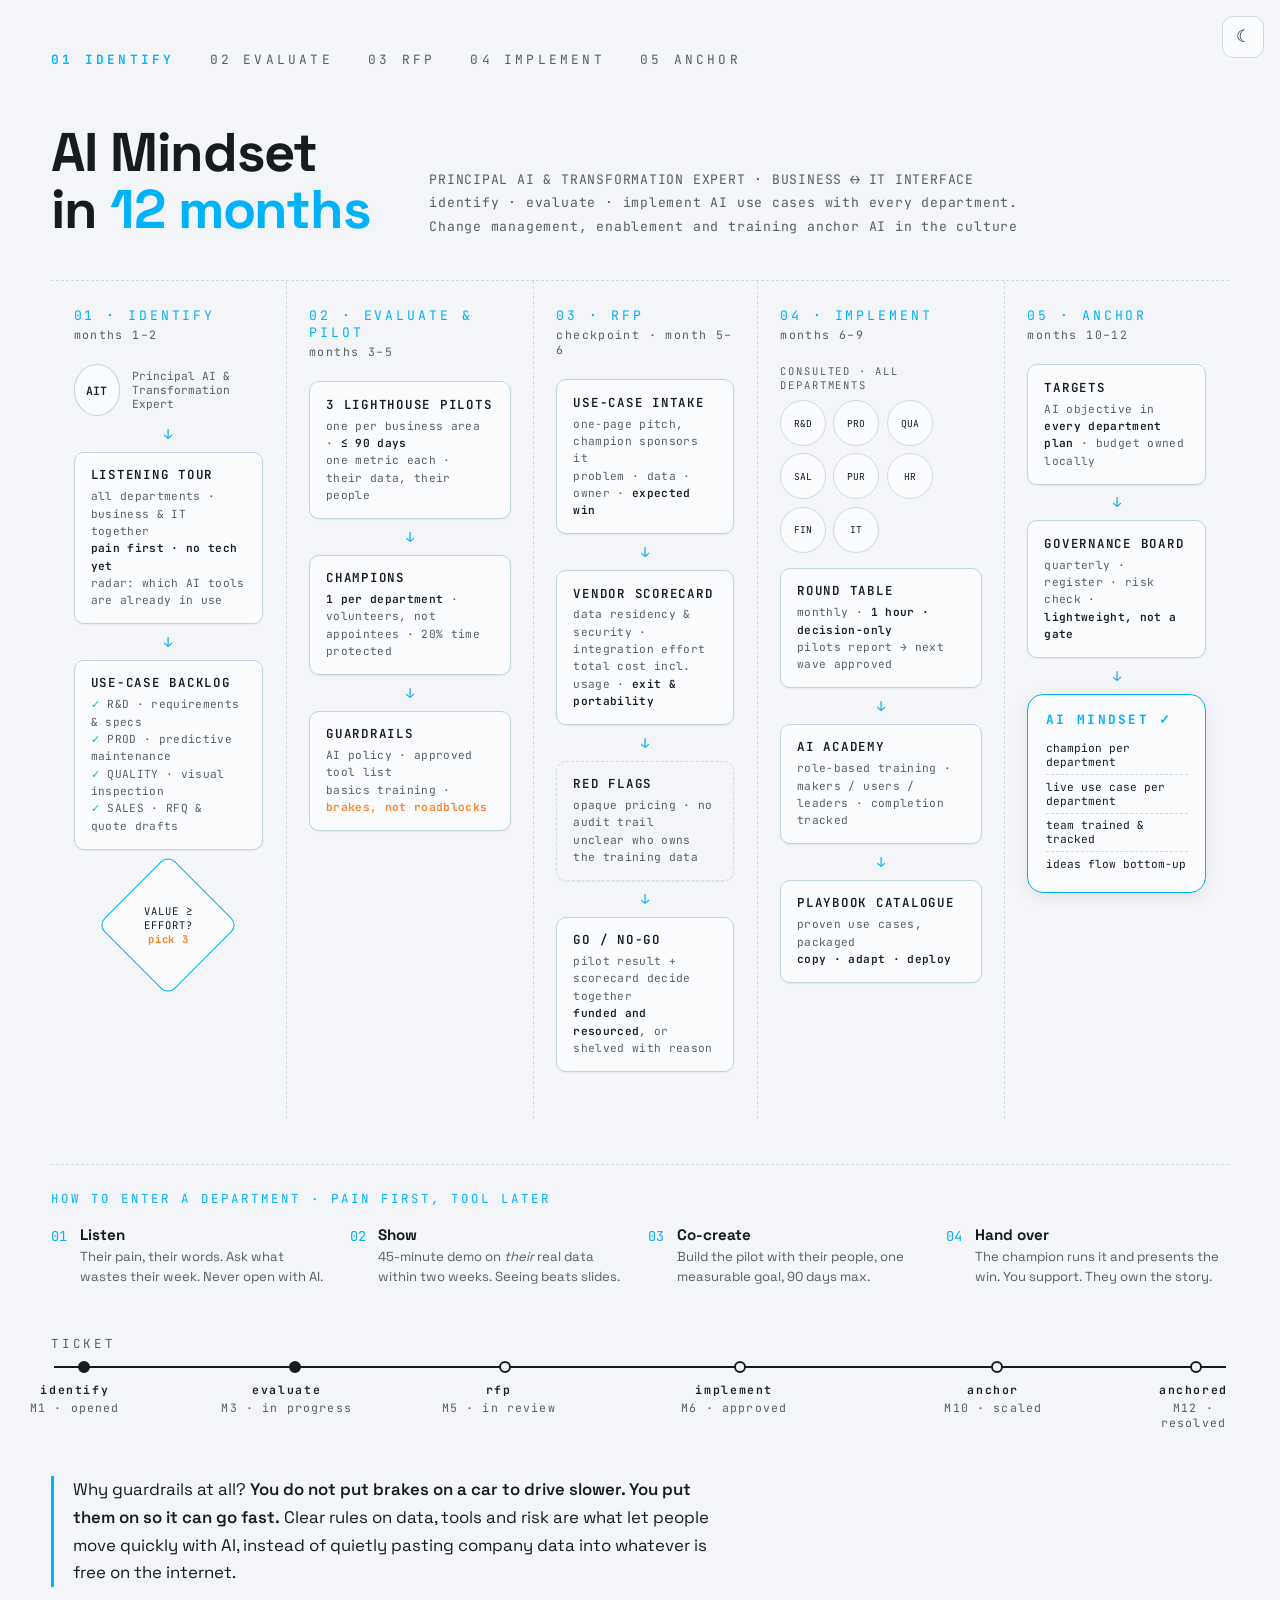
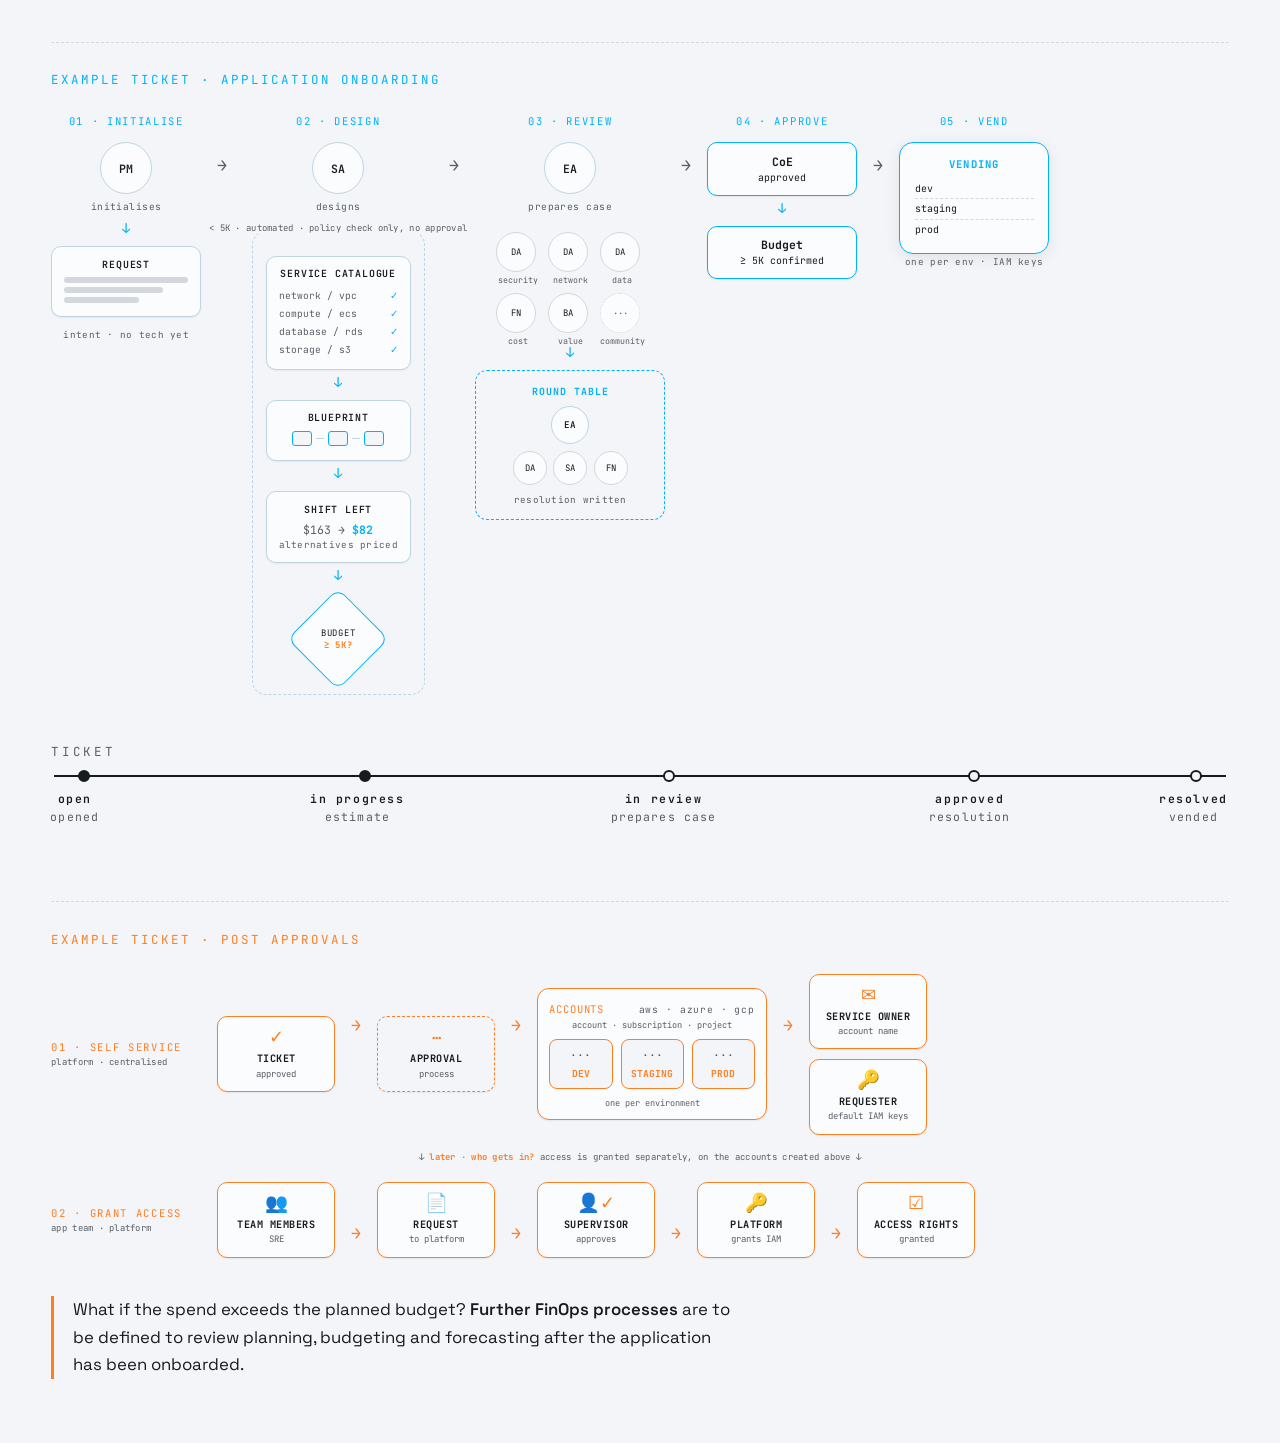
<file: ai-mindset-overview-en.html>
<!DOCTYPE html>
<html lang="en">
<head>
<meta charset="utf-8">
<meta name="viewport" content="width=device-width, initial-scale=1">
<title>AI Mindset in 12 Months · Company-wide Programme</title>
<style>
@import url('https://fonts.googleapis.com/css2?family=JetBrains+Mono:ital,wght@0,300;0,400;0,500;0,700;1,400&family=Space+Grotesk:wght@300;400;500;600;700&display=swap');
  :root{
    --bg:oklch(97% 0.004 250); --ink:oklch(22% 0.01 250); --muted:oklch(48% 0.014 250);
    --gold:oklch(72% 0.16 235); --gold-soft:oklch(86% 0.03 235); --secondary:oklch(74% 0.19 48);
    --nogo:oklch(68% 0.2 22);
    --line:oklch(88% 0.008 250); --panel:oklch(99% 0.002 250);
    --mono:'JetBrains Mono',ui-monospace,'SF Mono',monospace;
    --sans:'Space Grotesk',-apple-system,BlinkMacSystemFont,"Segoe UI",Helvetica,Arial,sans-serif;
  }
  :root[data-theme="dark"]{
    --bg:oklch(23% 0.012 250); --ink:oklch(93% 0.004 250); --muted:oklch(70% 0.012 250);
    --gold:oklch(76% 0.19 235); --gold-soft:oklch(40% 0.05 235); --secondary:oklch(78% 0.21 48);
    --nogo:oklch(74% 0.23 22);
    --line:oklch(36% 0.012 250); --panel:oklch(27% 0.014 250);
  }
  *{box-sizing:border-box;margin:0;padding:0}
  body{background:var(--bg);color:var(--ink);font-family:var(--sans);
       max-width:1440px;margin:0 auto;padding:3.2rem clamp(1.5rem,4vw,4rem) 4rem;
       transition:background .2s,color .2s;-webkit-text-size-adjust:100%}
  .theme-toggle{position:fixed;top:1rem;right:1rem;z-index:60;background:var(--panel);
    border:1.5px solid var(--line);color:var(--ink);width:42px;height:42px;border-radius:11px;
    cursor:pointer;font-size:1.05rem;display:flex;align-items:center;justify-content:center;line-height:1}
  .theme-toggle:hover{border-color:var(--gold)}
  .mono{font-family:var(--mono)}
  html{scroll-behavior:smooth}
  /* top phase nav */
  .topnav{font-family:var(--mono);font-size:.8rem;letter-spacing:.25em;color:var(--muted);display:flex;gap:2.2rem;margin-bottom:3.5rem}
  .topnav a{color:var(--muted);text-decoration:none;font-weight:inherit;transition:color .15s}
  .topnav a:hover{color:var(--ink)}
  .topnav a.active{color:var(--gold);font-weight:600}
  /* header row */
  .head{display:grid;grid-template-columns:330px 1fr;gap:3rem;align-items:end;margin-bottom:2.6rem}
  h1{font-size:3.4rem;line-height:1.05;font-weight:700;letter-spacing:-.02em}
  h1 em{font-style:normal;color:var(--gold)}
  .sub{font-family:var(--mono);font-size:.82rem;color:var(--muted);line-height:1.8;letter-spacing:.06em}
  /* phase band */
  .phases{display:grid;grid-template-columns:1fr 1.05fr .95fr 1.05fr .95fr;gap:0;border-top:1px dashed var(--line)}
  .phase{padding:1.6rem 1.4rem 2rem;border-right:1px dashed var(--line);position:relative;scroll-margin-top:2rem}
  .phase:last-child{border-right:none}
  .plabel{font-family:var(--mono);font-size:.82rem;letter-spacing:.22em;color:var(--gold);margin-bottom:.2rem}
  .pmonths{font-family:var(--mono);font-size:.72rem;color:var(--muted);letter-spacing:.12em;margin-bottom:1.4rem}
  /* diagram atoms */
  .box{background:var(--panel);border:1.6px solid var(--gold-soft);border-radius:10px;padding:.85rem 1rem;margin-bottom:.95rem;box-shadow:0 1px 2px oklch(0% 0 0 / 0.06)}
  .box.dash{border-style:dashed;border-color:var(--line);background:transparent}
  .box h4{font-family:var(--mono);font-size:.78rem;letter-spacing:.14em;font-weight:600;margin-bottom:.3rem}
  .box p{font-family:var(--mono);font-size:.7rem;color:var(--muted);line-height:1.55;letter-spacing:.03em}
  .box p b{color:var(--ink);font-weight:600}
  .check{color:var(--gold)}
  .circle{width:52px;height:52px;border:1.6px solid var(--gold-soft);border-radius:50%;background:var(--panel);display:flex;align-items:center;justify-content:center;font-family:var(--mono);font-size:.72rem;font-weight:600}
  .circwrap{display:flex;align-items:center;gap:.7rem;margin-bottom:.95rem}
  .circwrap span{font-family:var(--mono);font-size:.7rem;color:var(--muted)}
  .arrow-d{text-align:center;color:var(--gold);font-family:var(--mono);margin:-.4rem 0 .55rem;font-size:.85rem}
  .diamond{width:120px;height:120px;margin:.4rem auto 1rem;position:relative}
  .diamond .shape{position:absolute;inset:10px;transform:rotate(45deg);background:var(--panel);border:1.6px solid var(--gold);border-radius:10px}
  .diamond .txt{position:absolute;inset:0;display:flex;flex-direction:column;align-items:center;justify-content:center;font-family:var(--mono);font-size:.66rem;letter-spacing:.08em;text-align:center}
  .diamond .txt b{color:var(--secondary)}
  .chips{display:flex;flex-wrap:wrap;gap:.45rem;margin-bottom:.95rem}
  .chip{width:46px;height:46px;border:1.4px solid var(--line);border-radius:50%;background:var(--panel);display:flex;align-items:center;justify-content:center;font-family:var(--mono);font-size:.6rem;color:var(--ink)}
  .chips-cap{font-family:var(--mono);font-size:.66rem;letter-spacing:.18em;color:var(--muted);margin-bottom:.5rem}
  .outcome{border:1.8px solid var(--gold);border-radius:16px;background:var(--panel);padding:1rem 1.1rem;box-shadow:0 4px 16px oklch(0% 0 0 / 0.08)}
  .outcome h4{font-family:var(--mono);font-size:.8rem;letter-spacing:.18em;color:var(--gold);margin-bottom:.55rem}
  .outcome li{font-family:var(--mono);font-size:.7rem;color:var(--ink);list-style:none;padding:.3rem 0;border-bottom:1px dashed var(--line)}
  .outcome li:last-child{border-bottom:none}
  /* approach strip */
  .strip{margin-top:2.8rem;border-top:1px dashed var(--line);padding-top:1.6rem}
  .strip .cap{font-family:var(--mono);font-size:.78rem;letter-spacing:.24em;color:var(--gold);margin-bottom:1.1rem}
  .steps{display:grid;grid-template-columns:repeat(4,1fr);gap:1rem}
  .step{display:flex;gap:.8rem;align-items:flex-start}
  .step .n{font-family:var(--mono);color:var(--gold);font-size:.85rem;padding-top:.1rem}
  .step h5{font-size:.95rem;font-weight:700;margin-bottom:.2rem}
  .step p{font-size:.82rem;color:var(--muted);line-height:1.5}
  /* ticket timeline */
  .ticket{margin-top:3rem}
  .ticket .lab{font-family:var(--mono);font-size:.78rem;letter-spacing:.3em;color:var(--muted);margin-bottom:.9rem}
  .tline{position:relative;height:2px;background:var(--ink);margin:0 .2rem}
  .tdot{position:absolute;top:-5px;width:12px;height:12px;border-radius:50%;background:var(--bg);border:2.5px solid var(--ink)}
  .tdot.fill{background:var(--ink)}
  .tmarks{position:relative;height:70px;font-family:var(--mono)}
  .tm{position:absolute;top:14px;font-size:.72rem;color:var(--muted);letter-spacing:.1em;transform:translateX(-50%);text-align:center}
  .tm b{display:block;color:var(--ink);font-weight:600;letter-spacing:.14em;margin-bottom:.2rem}
  .footnote{margin-top:2.4rem;max-width:62ch;font-size:1.05rem;line-height:1.65;border-left:3px solid var(--gold);padding-left:1.2rem}
  .footnote em{font-style:normal;font-weight:600;color:var(--ink)}
  /* governance ticket-lifecycle diagram */
  .govwrap{margin-top:3.4rem;border-top:1px dashed var(--line);padding-top:1.8rem}
  .govwrap .cap{font-family:var(--mono);font-size:.78rem;letter-spacing:.24em;color:var(--gold);margin-bottom:1.6rem}
  .gflow{display:flex;align-items:flex-start;gap:1rem;overflow-x:auto;padding-bottom:.8rem}
  .gstage{flex:0 0 auto;display:flex;flex-direction:column;align-items:center;text-align:center}
  .glabel{font-family:var(--mono);font-size:.66rem;letter-spacing:.16em;color:var(--gold);margin-bottom:.9rem;text-transform:uppercase;white-space:nowrap}
  .garrow{flex:0 0 auto;align-self:flex-start;color:var(--muted);font-family:var(--mono);font-size:1.05rem;margin-top:2.5rem}
  .rolecap{font-family:var(--mono);font-size:.6rem;color:var(--muted);letter-spacing:.05em;margin:.35rem 0 .8rem}
  .gbox{width:100%;background:var(--panel);border:1.6px solid var(--gold-soft);border-radius:10px;padding:.65rem .75rem;margin-bottom:.6rem;box-shadow:0 1px 2px oklch(0% 0 0 / 0.06);text-align:left}
  .gbox h4{font-family:var(--mono);font-size:.62rem;letter-spacing:.08em;font-weight:600;margin-bottom:.4rem;text-align:center}
  .gbox .checklist{list-style:none;font-family:var(--mono);font-size:.6rem;color:var(--muted)}
  .gbox .checklist li{display:flex;justify-content:space-between;gap:.4rem;padding:.16rem 0}
  .gchain{display:flex;align-items:center;justify-content:center;gap:.25rem;margin:.25rem 0}
  .gchain span{width:20px;height:15px;border:1.4px solid var(--gold);border-radius:3px;background:var(--bg)}
  .gchain .gline{width:8px;height:1.4px;background:var(--gold-soft);border:none;border-radius:0}
  .gprice{font-family:var(--mono);font-size:.72rem;text-align:center;color:var(--muted)}
  .gprice b{color:var(--gold)}
  .gnote{font-family:var(--mono);font-size:.58rem;color:var(--muted);text-align:center;margin-top:.15rem;letter-spacing:.03em}
  .gwrapdash{border:1.4px dashed var(--gold-soft);border-radius:14px;padding:1.5rem .8rem .3rem;position:relative;margin-top:.3rem}
  .gwrapdash .gwlabel{position:absolute;top:-.6rem;left:50%;transform:translateX(-50%);background:var(--bg);padding:0 .5rem;font-family:var(--mono);font-size:.56rem;color:var(--muted);letter-spacing:.03em;white-space:nowrap}
  .gcluster{display:flex;flex-wrap:wrap;gap:.5rem;justify-content:center;margin:.4rem 0 .2rem}
  .gchip{width:40px;height:40px;border-radius:50%;border:1.4px solid var(--line);background:var(--panel);display:flex;align-items:center;justify-content:center;font-family:var(--mono);font-size:.56rem;color:var(--ink)}
  .gchip.dotted{border-style:dotted;color:var(--muted)}
  .gchipcap{font-family:var(--mono);font-size:.52rem;color:var(--muted);text-align:center;width:44px;margin-top:.2rem}
  .groundtable{border:1.4px dashed var(--gold);border-radius:12px;padding:.85rem .6rem;text-align:center;width:100%}
  .groundtable h4{font-family:var(--mono);font-size:.62rem;letter-spacing:.1em;color:var(--gold);margin-bottom:.55rem}
  .gapprove{border:1.6px solid var(--gold);border-radius:10px;background:var(--panel);padding:.65rem .8rem;text-align:center;font-family:var(--mono);font-size:.62rem;box-shadow:0 1px 2px oklch(0% 0 0 / 0.06);margin-bottom:.6rem;width:100%}
  .gapprove b{display:block;font-size:.72rem;margin-bottom:.15rem;color:var(--ink)}
  .gvend{border:1.8px solid var(--gold);border-radius:14px;background:var(--panel);padding:.85rem .9rem;box-shadow:0 4px 16px oklch(0% 0 0 / 0.08);text-align:left;width:100%}
  .gvend h4{font-family:var(--mono);font-size:.66rem;letter-spacing:.12em;color:var(--gold);margin-bottom:.5rem;text-align:center}
  .gvend li{font-family:var(--mono);font-size:.62rem;list-style:none;padding:.2rem 0;border-bottom:1px dashed var(--line)}
  .gvend li:last-child{border-bottom:none}
  /* hover tooltips */
  .tip{position:relative;cursor:help}
  .tip.tu{border-bottom:1px dotted var(--muted)}
  .tip::after{content:attr(data-tip);position:absolute;bottom:calc(100% + 9px);left:50%;transform:translateX(-50%);
    background:var(--ink);color:var(--bg);font-family:var(--mono);font-size:.62rem;line-height:1.45;
    padding:.5rem .65rem;border-radius:8px;white-space:normal;width:190px;text-align:left;
    opacity:0;visibility:hidden;pointer-events:none;transition:opacity .15s;z-index:80;
    box-shadow:0 8px 24px oklch(0% 0 0 / 0.18)}
  .tip::before{content:"";position:absolute;bottom:calc(100% + 4px);left:50%;transform:translateX(-50%);
    border:5px solid transparent;border-top-color:var(--ink);opacity:0;visibility:hidden;pointer-events:none;transition:opacity .15s;z-index:80}
  .tip:hover::after,.tip:hover::before{opacity:1;visibility:visible}
  /* orange (secondary) diagram variant */
  .govwrap.orange .cap{color:var(--secondary)}
  .govwrap.orange .glabel{color:var(--secondary)}
  .govwrap.orange .gbox{border-color:var(--secondary)}
  .govwrap.orange .gbox h4{color:var(--secondary)}
  .govwrap.orange .arrow-d{color:var(--secondary)}
  .govwrap.orange .garrow{color:var(--secondary)}
  .govwrap.orange .gchip{border-color:var(--secondary)}
  .govwrap.orange .gnote{color:var(--muted)}
  .govwrap.orange .gwrapdash{border-color:var(--secondary)}
  .govwrap.orange .groundtable{border-color:var(--secondary)}
  .govwrap.orange .gapprove{border-color:var(--secondary)}
  .govwrap.orange .gapprove b{color:var(--secondary)}
  .govwrap.orange .gvend{border-color:var(--secondary)}
  .govwrap.orange .gvend h4{color:var(--secondary)}
  .gnode{width:100%;background:var(--panel);border:1.6px solid var(--secondary);border-radius:10px;padding:.7rem .6rem;text-align:center;box-shadow:0 1px 2px oklch(0% 0 0 / 0.06)}
  .gnode .gicon{font-size:1.15rem;color:var(--secondary);margin-bottom:.35rem;line-height:1}
  .gnode b{display:block;font-family:var(--mono);font-size:.64rem;letter-spacing:.05em}
  .gnode span{display:block;font-family:var(--mono);font-size:.56rem;color:var(--muted);margin-top:.15rem}
  .gnode.dash{border-style:dashed;background:transparent}
  .gaccounts{border:1.6px solid var(--secondary);border-radius:12px;padding:.8rem .7rem .6rem;background:var(--panel);box-shadow:0 1px 2px oklch(0% 0 0 / 0.06)}
  .gaccounts .gahead{display:flex;justify-content:space-between;align-items:center;font-family:var(--mono);font-size:.66rem;letter-spacing:.08em;color:var(--secondary);margin-bottom:.15rem}
  .gaccounts .gasub{font-family:var(--mono);font-size:.54rem;color:var(--muted);text-align:center;margin-bottom:.55rem}
  .gaccounts .gaenvs{display:flex;gap:.5rem}
  .gaccounts .gaenv{flex:1;border:1.4px solid var(--secondary);border-radius:8px;padding:.5rem .3rem;text-align:center;background:var(--bg)}
  .gaccounts .gaenv .dots{font-family:var(--mono);color:var(--muted);font-size:.7rem;margin-bottom:.3rem}
  .gaccounts .gaenv b{display:block;font-family:var(--mono);font-size:.6rem;color:var(--secondary)}
  .glane{display:flex;align-items:center;gap:1rem;overflow-x:auto;padding-bottom:.6rem;margin-bottom:.4rem}
  .glanetag{flex:0 0 auto;width:150px;text-align:left}
  .glanetag .glabel{margin-bottom:.15rem}
  .glanetag .gsub{font-family:var(--mono);font-size:.56rem;color:var(--muted);letter-spacing:.03em}
  .gnodecol{flex:0 0 auto;width:118px}
  .gxnote{font-family:var(--mono);font-size:.56rem;color:var(--muted);text-align:center;margin:.3rem 0 1.2rem;letter-spacing:.03em}
  .gxnote b{color:var(--secondary)}
  @media(max-width:1100px){.phases,.steps{grid-template-columns:1fr 1fr}.head{grid-template-columns:1fr}}
  @media(max-width:760px){
    body{padding:4.2rem 6vw 3rem}
    .topnav{flex-wrap:wrap;gap:.5rem 1.1rem;font-size:.7rem;margin-bottom:2.2rem}
    .head{gap:1.4rem;margin-bottom:1.6rem}
    h1{font-size:2.3rem}
    .phases,.steps{grid-template-columns:1fr}
    .phase{border-right:none;border-bottom:1px dashed var(--line);padding:1.4rem 0 1.6rem}
    .strip .cap{font-size:.7rem;letter-spacing:.16em;line-height:1.6}
    .step{gap:.6rem}
    /* ticket: horizontal rail becomes a vertical list */
    .tline{display:none}
    .tmarks{height:auto;display:flex;flex-direction:column;gap:.7rem;
            border-left:2px solid var(--ink);padding-left:1rem;margin-top:.2rem}
    .tm{position:static;transform:none;text-align:left;top:auto!important;left:auto!important}
    .footnote{font-size:.98rem}
    /* governance diagrams: horizontal flow becomes a vertical stack */
    .gflow,.glane{flex-direction:column;align-items:stretch;overflow-x:visible;gap:.5rem}
    .gnodecol,.glanetag{width:100%!important}
    .glanetag{margin-bottom:.3rem}
    .garrow{align-self:center;transform:rotate(90deg);margin:.1rem 0}
    .gaccounts .gaenvs{gap:.4rem}
    .tip::after{width:150px;font-size:.6rem;padding:.4rem .55rem}
    .govwrap .cap{font-size:.7rem;letter-spacing:.16em;line-height:1.6}
  }
</style>
</head>
<body>

<div class="topnav">
  <a href="#identify" data-key="identify">01 IDENTIFY</a>
  <a href="#evaluate" data-key="evaluate">02 EVALUATE</a>
  <a href="#rfp" data-key="rfp">03 RFP</a>
  <a href="#implement" data-key="implement">04 IMPLEMENT</a>
  <a href="#anchor" data-key="anchor">05 ANCHOR</a>
</div>

<div class="head">
  <h1>AI Mindset<br>in <em>12 months</em></h1>
  <p class="sub">PRINCIPAL AI &amp; TRANSFORMATION EXPERT · BUSINESS ↔ IT INTERFACE<br>
  identify · evaluate · implement AI use cases with every department.<br>
  Change management, enablement and training anchor AI in the culture</p>
</div>

<div class="phases">

  <!-- 01 DISCOVER -->
  <div class="phase" id="identify">
    <div class="plabel">01 · IDENTIFY</div>
    <div class="pmonths">months 1–2</div>
    <div class="circwrap"><div class="circle">AIT</div><span>Principal AI &amp;<br>Transformation Expert</span></div>
    <div class="arrow-d">↓</div>
    <div class="box">
      <h4>LISTENING TOUR</h4>
      <p>all departments · business &amp; IT together<br><b>pain first · no tech yet</b><br>radar: which AI tools are already in use</p>
    </div>
    <div class="arrow-d">↓</div>
    <div class="box">
      <h4>USE-CASE BACKLOG</h4>
      <p><span class="check">✓</span> R&amp;D · requirements &amp; specs<br>
         <span class="check">✓</span> PROD · predictive maintenance<br>
         <span class="check">✓</span> QUALITY · visual inspection<br>
         <span class="check">✓</span> SALES · RFQ &amp; quote drafts</p>
    </div>
    <div class="diamond"><div class="shape"></div><div class="txt">VALUE ≥<br>EFFORT?<br><b>pick 3</b></div></div>
  </div>

  <!-- 02 PILOT -->
  <div class="phase" id="evaluate">
    <div class="plabel">02 · EVALUATE &amp; PILOT</div>
    <div class="pmonths">months 3–5</div>
    <div class="box">
      <h4>3 LIGHTHOUSE PILOTS</h4>
      <p>one per business area · <b>≤ 90 days</b><br>one metric each · their data, their people</p>
    </div>
    <div class="arrow-d">↓</div>
    <div class="box">
      <h4>CHAMPIONS</h4>
      <p><b>1 per department</b> · volunteers, not appointees · 20% time protected</p>
    </div>
    <div class="arrow-d">↓</div>
    <div class="box">
      <h4>GUARDRAILS</h4>
      <p>AI policy · approved tool list<br>basics training · <b style="color:var(--secondary)">brakes, not roadblocks</b></p>
    </div>
  </div>

  <!-- 03 RFP -->
  <div class="phase" id="rfp">
    <div class="plabel">03 · RFP</div>
    <div class="pmonths">checkpoint · month 5–6</div>
    <div class="box">
      <h4>USE-CASE INTAKE</h4>
      <p>one-page pitch, champion sponsors it<br>problem · data · owner · <b>expected win</b></p>
    </div>
    <div class="arrow-d">↓</div>
    <div class="box">
      <h4>VENDOR SCORECARD</h4>
      <p>data residency &amp; security · integration effort<br>total cost incl. usage · <b>exit &amp; portability</b></p>
    </div>
    <div class="arrow-d">↓</div>
    <div class="box dash">
      <h4>RED FLAGS</h4>
      <p>opaque pricing · no audit trail<br>unclear who owns the training data</p>
    </div>
    <div class="arrow-d">↓</div>
    <div class="box">
      <h4>GO / NO-GO</h4>
      <p>pilot result + scorecard decide together<br><b>funded and resourced</b>, or shelved with reason</p>
    </div>
  </div>

  <!-- 04 SCALE -->
  <div class="phase" id="implement">
    <div class="plabel">04 · IMPLEMENT</div>
    <div class="pmonths">months 6–9</div>
    <div class="chips-cap">CONSULTED · ALL DEPARTMENTS</div>
    <div class="chips">
      <div class="chip">R&amp;D</div><div class="chip">PRO</div><div class="chip">QUA</div><div class="chip">SAL</div>
      <div class="chip">PUR</div><div class="chip">HR</div><div class="chip">FIN</div><div class="chip">IT</div>
    </div>
    <div class="box">
      <h4>ROUND TABLE</h4>
      <p>monthly · <b>1 hour · decision-only</b><br>pilots report → next wave approved</p>
    </div>
    <div class="arrow-d">↓</div>
    <div class="box">
      <h4>AI ACADEMY</h4>
      <p>role-based training · makers / users / leaders · completion tracked</p>
    </div>
    <div class="arrow-d">↓</div>
    <div class="box">
      <h4>PLAYBOOK CATALOGUE</h4>
      <p>proven use cases, packaged<br><b>copy · adapt · deploy</b></p>
    </div>
  </div>

  <!-- 05 EMBED -->
  <div class="phase" id="anchor">
    <div class="plabel">05 · ANCHOR</div>
    <div class="pmonths">months 10–12</div>
    <div class="box">
      <h4>TARGETS</h4>
      <p>AI objective in <b>every department plan</b> · budget owned locally</p>
    </div>
    <div class="arrow-d">↓</div>
    <div class="box">
      <h4>GOVERNANCE BOARD</h4>
      <p>quarterly · register · risk check · <b>lightweight, not a gate</b></p>
    </div>
    <div class="arrow-d">↓</div>
    <div class="outcome">
      <h4>AI MINDSET ✓</h4>
      <ul>
        <li>champion per department</li>
        <li>live use case per department</li>
        <li>team trained &amp; tracked</li>
        <li>ideas flow bottom-up</li>
      </ul>
    </div>
  </div>
</div>

<!-- approach strip -->
<div class="strip">
  <div class="cap">HOW TO ENTER A DEPARTMENT · PAIN FIRST, TOOL LATER</div>
  <div class="steps">
    <div class="step"><span class="n">01</span><div><h5>Listen</h5><p>Their pain, their words. Ask what wastes their week. Never open with AI.</p></div></div>
    <div class="step"><span class="n">02</span><div><h5>Show</h5><p>45-minute demo on <em>their</em> real data within two weeks. Seeing beats slides.</p></div></div>
    <div class="step"><span class="n">03</span><div><h5>Co-create</h5><p>Build the pilot with their people, one measurable goal, 90 days max.</p></div></div>
    <div class="step"><span class="n">04</span><div><h5>Hand over</h5><p>The champion runs it and presents the win. You support. They own the story.</p></div></div>
  </div>
</div>

<!-- ticket timeline -->
<div class="ticket">
  <div class="lab">TICKET</div>
  <div class="tline">
    <div class="tdot fill" style="left:2%"></div>
    <div class="tdot fill" style="left:20%"></div>
    <div class="tdot" style="left:38%"></div>
    <div class="tdot" style="left:58%"></div>
    <div class="tdot" style="left:80%"></div>
    <div class="tdot" style="left:97%"></div>
  </div>
  <div class="tmarks">
    <div class="tm" style="left:2%"><b>identify</b>M1 · opened</div>
    <div class="tm" style="left:20%"><b>evaluate</b>M3 · in progress</div>
    <div class="tm" style="left:38%"><b>rfp</b>M5 · in review</div>
    <div class="tm" style="left:58%"><b>implement</b>M6 · approved</div>
    <div class="tm" style="left:80%"><b>anchor</b>M10 · scaled</div>
    <div class="tm" style="left:97%"><b>anchored</b>M12 · resolved</div>
  </div>
</div>

<p class="footnote">Why guardrails at all? <em>You do not put brakes on a car to drive slower. You put them on so it can go fast.</em> Clear rules on data, tools and risk are what let people move quickly with AI, instead of quietly pasting company data into whatever is free on the internet.</p>

<!-- governance ticket-lifecycle diagram -->
<div class="govwrap">
  <div class="cap">EXAMPLE TICKET · APPLICATION ONBOARDING</div>
  <div class="gflow">

    <!-- 01 INITIALISE -->
    <div class="gstage" style="width:150px">
      <div class="glabel">01 · INITIALISE</div>
      <div class="circle tip" data-tip="Project or product manager. Owns the initial request and stays accountable for it.">PM</div>
      <div class="rolecap">initialises</div>
      <div class="arrow-d">↓</div>
      <div class="gbox">
        <h4>REQUEST</h4>
        <div style="display:flex;flex-direction:column;gap:.25rem;margin:.2rem 0">
          <span style="display:block;height:6px;background:var(--line);border-radius:3px"></span>
          <span style="display:block;height:6px;background:var(--line);border-radius:3px;width:80%"></span>
          <span style="display:block;height:6px;background:var(--line);border-radius:3px;width:60%"></span>
        </div>
      </div>
      <div class="gnote">intent · no tech yet</div>
    </div>

    <div class="garrow">→</div>

    <!-- 02 DESIGN -->
    <div class="gstage" style="width:190px">
      <div class="glabel">02 · DESIGN</div>
      <div class="circle tip" data-tip="Solutions architect. Turns the raw request into a concrete, buildable design.">SA</div>
      <div class="rolecap">designs</div>
      <div class="gwrapdash">
        <span class="gwlabel">&lt; 5K · automated · policy check only, no approval</span>
        <div class="gbox">
          <h4>SERVICE CATALOGUE</h4>
          <ul class="checklist">
            <li><span>network / vpc</span><span class="check">✓</span></li>
            <li><span>compute / ecs</span><span class="check">✓</span></li>
            <li><span>database / rds</span><span class="check">✓</span></li>
            <li><span>storage / s3</span><span class="check">✓</span></li>
          </ul>
        </div>
        <div class="arrow-d">↓</div>
        <div class="gbox">
          <h4>BLUEPRINT</h4>
          <div class="gchain"><span></span><span class="gline"></span><span></span><span class="gline"></span><span></span></div>
        </div>
        <div class="arrow-d">↓</div>
        <div class="gbox">
          <h4>SHIFT LEFT</h4>
          <div class="gprice">$163 → <b>$82</b></div>
          <div class="gnote">alternatives priced</div>
        </div>
        <div class="arrow-d">↓</div>
        <div class="diamond" style="width:92px;height:92px;margin:.1rem auto .3rem">
          <div class="shape"></div>
          <div class="txt" style="font-size:.56rem">BUDGET<br><b>≥ 5K?</b></div>
        </div>
      </div>
    </div>

    <div class="garrow">→</div>

    <!-- 03 REVIEW -->
    <div class="gstage" style="width:190px">
      <div class="glabel">03 · REVIEW</div>
      <div class="circle tip" data-tip="Enterprise architect. Builds the business case that goes to the round table.">EA</div>
      <div class="rolecap">prepares case</div>
      <div class="gcluster">
        <div><div class="gchip tip" data-tip="Domain architect, security lens. Checks the design against policy.">DA</div><div class="gchipcap">security</div></div>
        <div><div class="gchip tip" data-tip="Domain architect, network lens. Reviews connectivity and exposure.">DA</div><div class="gchipcap">network</div></div>
        <div><div class="gchip tip" data-tip="Domain architect, data lens. Reviews data flows and residency.">DA</div><div class="gchipcap">data</div></div>
        <div><div class="gchip tip" data-tip="Finance. Checks the number against the budget.">FN</div><div class="gchipcap">cost</div></div>
        <div><div class="gchip tip" data-tip="Business architect. Confirms the use case still makes sense.">BA</div><div class="gchipcap">value</div></div>
        <div><div class="gchip dotted tip" data-tip="Open channel. Anyone can flag a concern before the round table meets.">···</div><div class="gchipcap">community</div></div>
      </div>
      <div class="arrow-d">↓</div>
      <div class="groundtable">
        <h4>ROUND TABLE</h4>
        <div class="circle" style="width:38px;height:38px;font-size:.58rem;margin:0 auto .4rem">EA</div>
        <div style="display:flex;justify-content:center;gap:.4rem;margin-bottom:.55rem">
          <div class="gchip" style="width:34px;height:34px">DA</div>
          <div class="gchip" style="width:34px;height:34px">SA</div>
          <div class="gchip" style="width:34px;height:34px">FN</div>
        </div>
        <div class="gnote">resolution written</div>
      </div>
    </div>

    <div class="garrow">→</div>

    <!-- 04 APPROVE -->
    <div class="gstage" style="width:150px">
      <div class="glabel">04 · APPROVE</div>
      <div class="gapprove tip" data-tip="Centre of excellence. The cross-functional group that gives final sign-off."><b>CoE</b>approved</div>
      <div class="arrow-d">↓</div>
      <div class="gapprove"><b>Budget</b>≥ 5K confirmed</div>
    </div>

    <div class="garrow">→</div>

    <!-- 05 VEND -->
    <div class="gstage" style="width:150px">
      <div class="glabel">05 · VEND</div>
      <div class="gvend">
        <h4>VENDING</h4>
        <ul>
          <li>dev</li>
          <li>staging</li>
          <li>prod</li>
        </ul>
      </div>
      <div class="gnote">one per env · IAM keys</div>
    </div>

  </div>

  <div class="ticket" style="margin-top:2.2rem">
    <div class="lab">TICKET</div>
    <div class="tline">
      <div class="tdot fill" style="left:2%"></div>
      <div class="tdot fill" style="left:26%"></div>
      <div class="tdot" style="left:52%"></div>
      <div class="tdot" style="left:78%"></div>
      <div class="tdot" style="left:97%"></div>
    </div>
    <div class="tmarks">
      <div class="tm" style="left:2%"><b>open</b>opened</div>
      <div class="tm" style="left:26%"><b>in progress</b>estimate</div>
      <div class="tm" style="left:52%"><b>in review</b>prepares case</div>
      <div class="tm" style="left:78%"><b>approved</b>resolution</div>
      <div class="tm" style="left:97%"><b>resolved</b>vended</div>
    </div>
  </div>
</div>

<!-- post-approvals diagram -->
<div class="govwrap orange">
  <div class="cap">EXAMPLE TICKET · POST APPROVALS</div>

  <div class="glane">
    <div class="glanetag">
      <div class="glabel">01 · SELF SERVICE</div>
      <div class="gsub">platform · centralised</div>
    </div>
    <div class="gnodecol">
      <div class="gnode tip" data-tip="The approved ticket carried over from the review stage.">
        <div class="gicon">✓</div><b>TICKET</b><span>approved</span>
      </div>
    </div>
    <div class="garrow">→</div>
    <div class="gnodecol">
      <div class="gnode dash tip" data-tip="Deliberately left generic. Every company's approval chain looks different here.">
        <div class="gicon">···</div><b>APPROVAL</b><span>process</span>
      </div>
    </div>
    <div class="garrow">→</div>
    <div class="gnodecol" style="width:230px">
      <div class="gaccounts tip" data-tip="One cloud account per environment, created automatically once the ticket clears.">
        <div class="gahead"><span>ACCOUNTS</span><span style="font-size:.6rem;color:var(--muted)">aws · azure · gcp</span></div>
        <div class="gasub">account · subscription · project</div>
        <div class="gaenvs">
          <div class="gaenv"><div class="dots">···</div><b>DEV</b></div>
          <div class="gaenv"><div class="dots">···</div><b>STAGING</b></div>
          <div class="gaenv"><div class="dots">···</div><b>PROD</b></div>
        </div>
        <div class="gasub" style="margin:.5rem 0 0">one per environment</div>
      </div>
    </div>
    <div class="garrow">→</div>
    <div class="gnodecol" style="display:flex;flex-direction:column;gap:.6rem">
      <div class="gnode tip" data-tip="Named on the account, so there is always someone accountable for cost and access.">
        <div class="gicon">✉</div><b>SERVICE OWNER</b><span>account name</span>
      </div>
      <div class="gnode tip" data-tip="Gets default IAM keys scoped to what they asked for, nothing more.">
        <div class="gicon">🔑</div><b>REQUESTER</b><span>default IAM keys</span>
      </div>
    </div>
  </div>

  <div class="gxnote">↓ <b>later · who gets in?</b> access is granted separately, on the accounts created above ↓</div>

  <div class="glane">
    <div class="glanetag">
      <div class="glabel">02 · GRANT ACCESS</div>
      <div class="gsub">app team · platform</div>
    </div>
    <div class="gnodecol">
      <div class="gnode tip" data-tip="The people who will actually work in these accounts day to day.">
        <div class="gicon">👥</div><b>TEAM MEMBERS</b><span>SRE</span>
      </div>
    </div>
    <div class="garrow">→</div>
    <div class="gnodecol">
      <div class="gnode tip" data-tip="A lightweight access request, not a new ticket.">
        <div class="gicon">📄</div><b>REQUEST</b><span>to platform</span>
      </div>
    </div>
    <div class="garrow">→</div>
    <div class="gnodecol">
      <div class="gnode tip" data-tip="Approves who gets in. Usually the requester's manager.">
        <div class="gicon">👤✓</div><b>SUPERVISOR</b><span>approves</span>
      </div>
    </div>
    <div class="garrow">→</div>
    <div class="gnodecol">
      <div class="gnode tip" data-tip="Grants the IAM role once approved. No manual provisioning.">
        <div class="gicon">🔑</div><b>PLATFORM</b><span>grants IAM</span>
      </div>
    </div>
    <div class="garrow">→</div>
    <div class="gnodecol">
      <div class="gnode tip" data-tip="Logged and reviewed periodically, not granted once and forgotten.">
        <div class="gicon">☑</div><b>ACCESS RIGHTS</b><span>granted</span>
      </div>
    </div>
  </div>

  <p class="footnote" style="border-color:var(--secondary);margin-top:1.8rem">What if the spend exceeds the planned budget? <em>Further FinOps processes</em> are to be defined to review planning, budgeting and forecasting after the application has been onboarded.</p>
</div>

<button class="theme-toggle" id="themeToggle" type="button" aria-label="Switch colour theme"></button>
<script>
(function(){
  var r=document.documentElement,k='theme',s=null;
  try{s=localStorage.getItem(k)}catch(e){}
  r.setAttribute('data-theme', s || (matchMedia('(prefers-color-scheme: dark)').matches?'dark':'light'));
  var b=document.getElementById('themeToggle');
  function paint(){b.textContent=r.getAttribute('data-theme')==='dark'?'☀':'☾';}
  paint();
  b.addEventListener('click',function(){
    var n=r.getAttribute('data-theme')==='dark'?'light':'dark';
    r.setAttribute('data-theme',n);
    try{localStorage.setItem(k,n)}catch(e){}
    paint();
  });
})();
</script>
<script>
(function(){
  var links=[].slice.call(document.querySelectorAll('.topnav a'));
  var sections=links.map(function(a){return document.getElementById(a.dataset.key)}).filter(Boolean);
  function setActive(key){
    links.forEach(function(a){a.classList.toggle('active',a.dataset.key===key)});
  }
  if(!('IntersectionObserver' in window)){setActive('identify');return;}
  var io=new IntersectionObserver(function(entries){
    var best=null;
    entries.forEach(function(e){
      if(e.isIntersecting && (!best || e.intersectionRatio>best.intersectionRatio)) best=e;
    });
    if(best) setActive(best.target.id);
  },{threshold:[.25,.5,.75],rootMargin:'-10% 0px -55% 0px'});
  sections.forEach(function(s){io.observe(s)});
  setActive('identify');
})();
</script>
</body>
</html>
</file>
